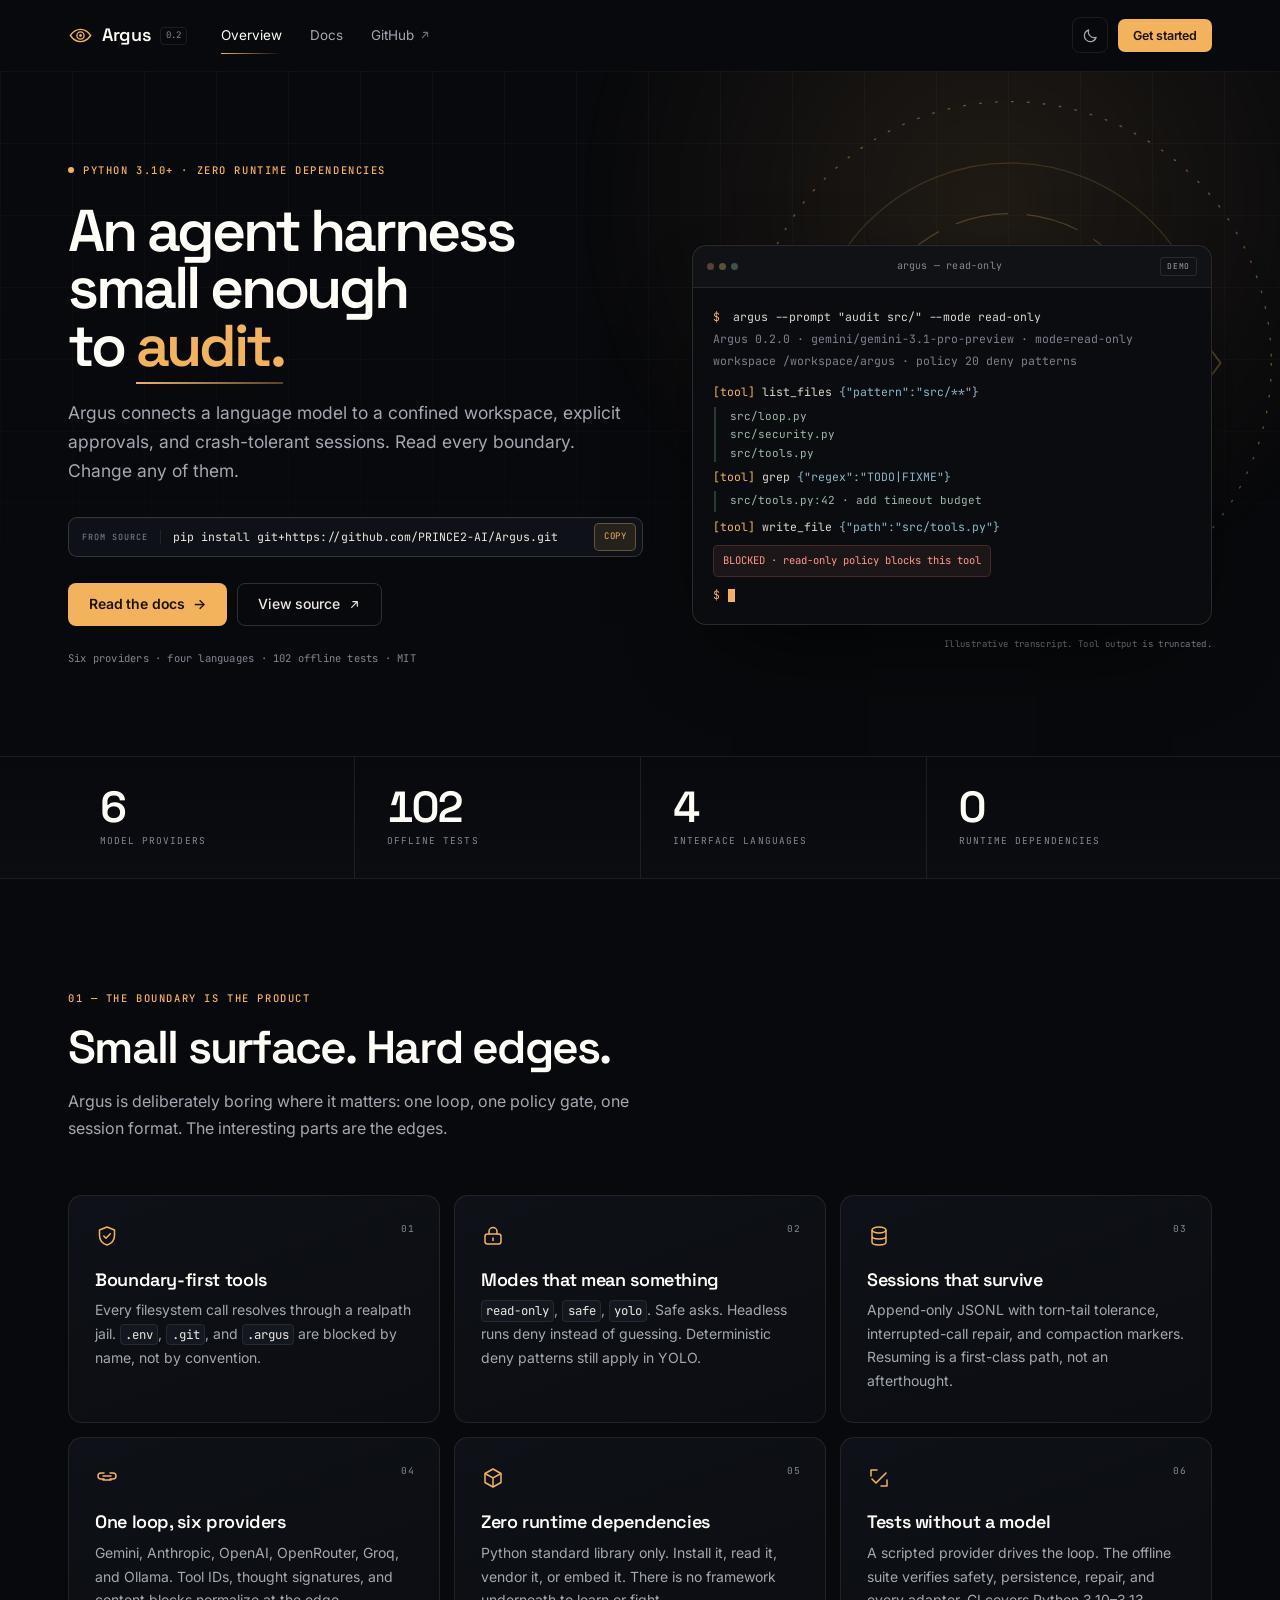
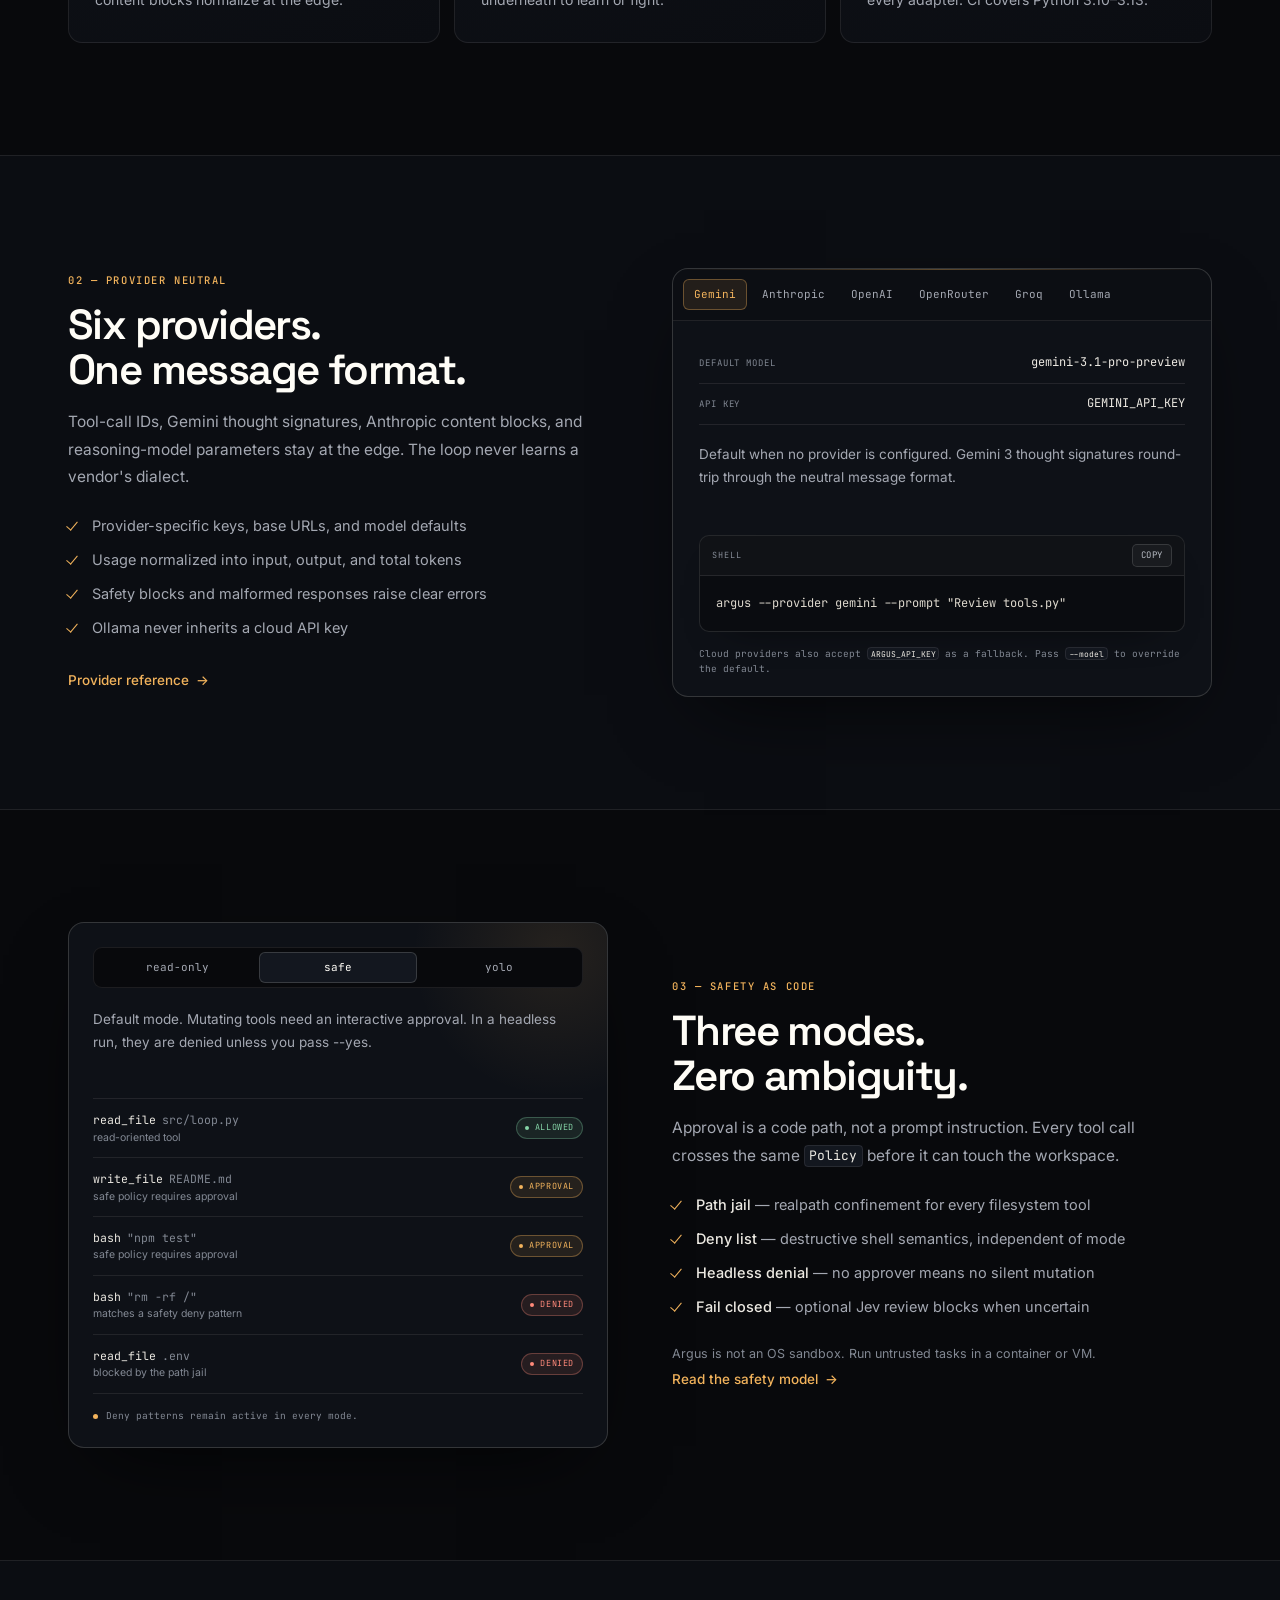
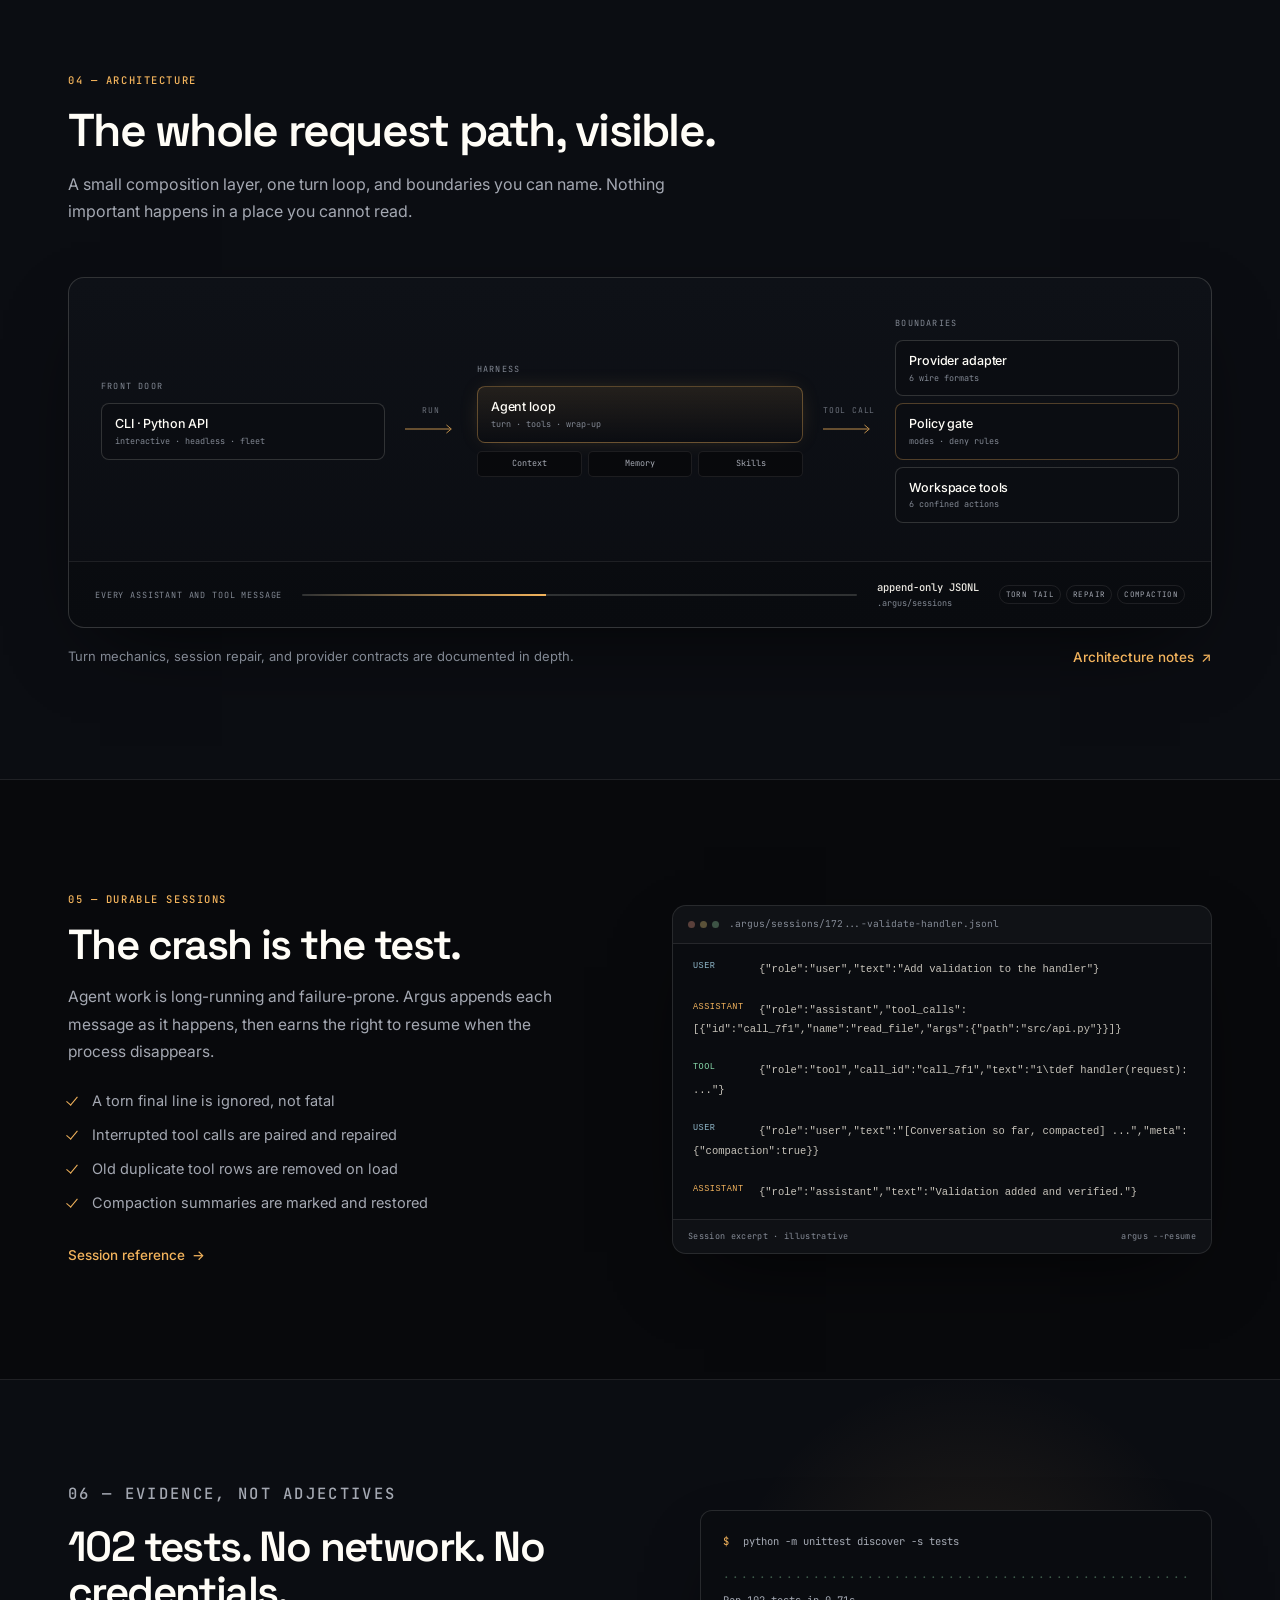
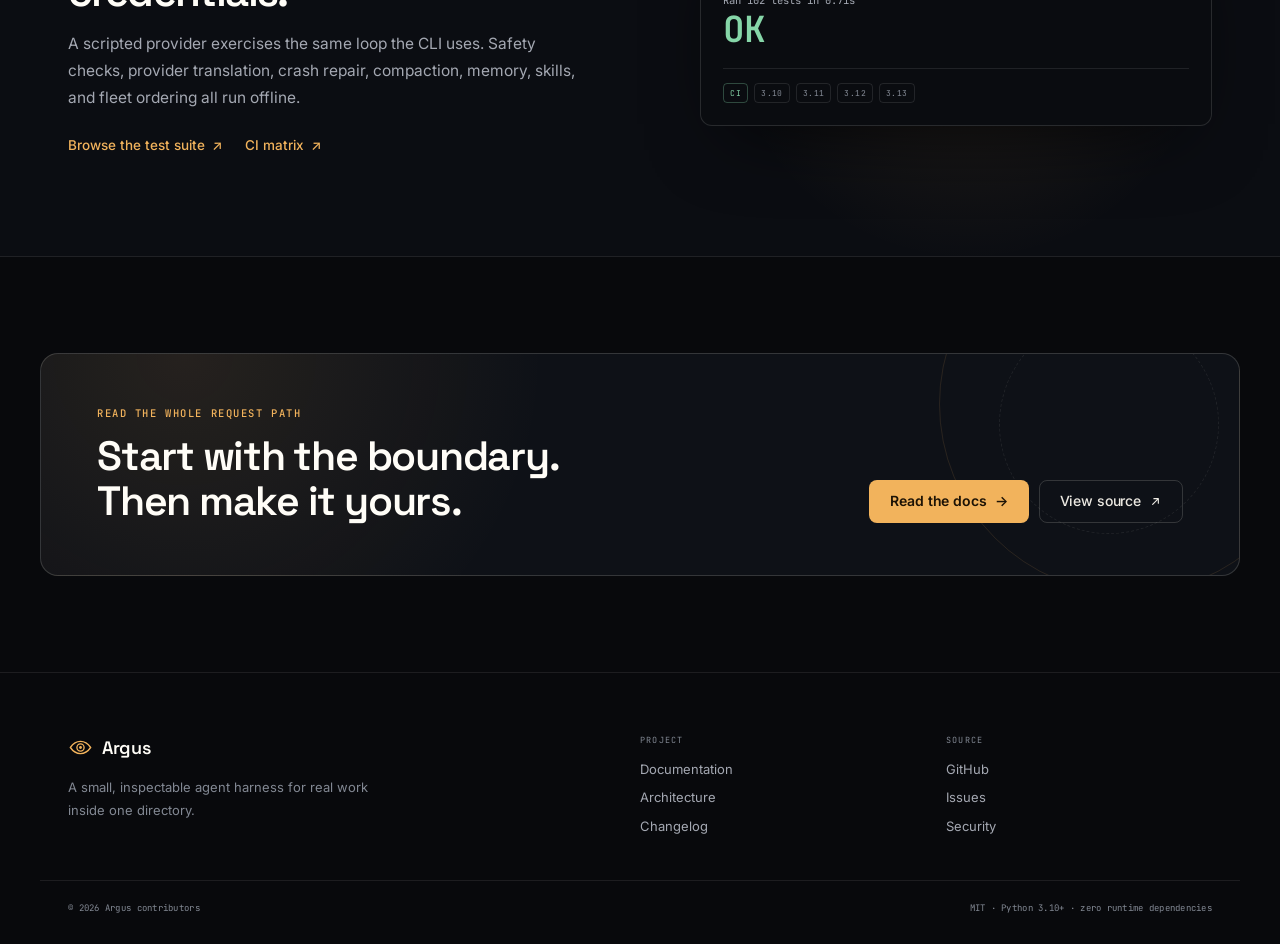
<file: web/index.html>
<!doctype html>
<html lang="en" data-theme="dark">
<head>
  <meta charset="utf-8">
  <meta name="viewport" content="width=device-width, initial-scale=1">
  <title>Argus — an inspectable Python agent harness</title>
  <meta name="description" content="Argus is a small, zero-dependency Python agent harness with six model providers, durable sessions, and explicit safety boundaries. Read every boundary. Change any of them.">
  <meta name="author" content="PRINCE2-AI">
  <meta name="theme-color" content="#08090c">
  <link rel="canonical" href="https://argus-harness-oa3gk1gz2f0.qoder.website/">
  <meta property="og:type" content="website">
  <meta property="og:site_name" content="Argus">
  <meta property="og:url" content="https://argus-harness-oa3gk1gz2f0.qoder.website/">
  <meta property="og:title" content="Argus — an inspectable Python agent harness">
  <meta property="og:description" content="Six providers. Durable JSONL sessions. Explicit approvals. Zero runtime dependencies. An agent harness small enough to audit.">
  <meta property="og:image" content="https://argus-harness-oa3gk1gz2f0.qoder.website/assets/og.png">
  <meta property="og:image:width" content="1200">
  <meta property="og:image:height" content="630">
  <meta property="og:image:alt" content="Argus — an agent harness small enough to audit.">
  <meta name="twitter:card" content="summary_large_image">
  <meta name="twitter:title" content="Argus — an inspectable Python agent harness">
  <meta name="twitter:description" content="Six providers. Durable sessions. Explicit safety boundaries. Zero runtime dependencies.">
  <meta name="twitter:image" content="https://argus-harness-oa3gk1gz2f0.qoder.website/assets/og.png">
  <link rel="icon" href="assets/mark.svg" type="image/svg+xml">
  <link rel="preconnect" href="https://fonts.googleapis.com">
  <link rel="preconnect" href="https://fonts.gstatic.com" crossorigin>
  <link href="https://fonts.googleapis.com/css2?family=Inter:wght@400;500;600&family=JetBrains+Mono:wght@400;500;600&family=Space+Grotesk:wght@500;600;700&display=swap" rel="stylesheet">
  <script>
    (function () {
      document.documentElement.classList.add("js");
      try {
        var saved = localStorage.getItem("argus-theme");
        document.documentElement.dataset.theme = saved === "light" ? "light" : "dark";
      } catch (error) {}
    })();
  </script>
  <link rel="stylesheet" href="styles.css">
</head>
<body>
  <a class="skip-link" href="#main">Skip to content</a>

  <header class="site-header" data-header>
    <div class="container header-inner">
      <a class="brand" href="index.html" aria-label="Argus home">
        <svg class="brand-mark" viewBox="0 0 32 32" aria-hidden="true">
          <path d="M3 16c3.6-5.2 7.9-7.8 13-7.8S25.4 10.8 29 16c-3.6 5.2-7.9 7.8-13 7.8S6.6 21.2 3 16Z" fill="none" stroke="currentColor" stroke-width="1.7"/>
          <circle cx="16" cy="16" r="4.6" fill="none" stroke="currentColor" stroke-width="1.7"/>
          <circle class="brand-pupil" cx="16" cy="16" r="1.8"/>
        </svg>
        <span class="brand-name">Argus</span>
        <span class="brand-version">0.2</span>
      </a>

      <nav class="site-nav" id="site-nav" aria-label="Primary">
        <a href="index.html" aria-current="page">Overview</a>
        <a href="docs.html">Docs</a>
        <a href="https://github.com/PRINCE2-AI/Argus" target="_blank" rel="noopener">GitHub
          <svg viewBox="0 0 16 16" aria-hidden="true"><path d="M4.5 11.5 11.5 4.5M6 4.5h5.5V10" fill="none" stroke="currentColor" stroke-width="1.4" stroke-linecap="round" stroke-linejoin="round"/></svg>
        </a>
      </nav>

      <div class="header-actions">
        <button class="icon-btn theme-toggle" type="button" aria-label="Switch to light theme">
          <svg class="icon-moon" viewBox="0 0 24 24" aria-hidden="true"><path d="M20 14.5A8.2 8.2 0 0 1 9.5 4a8.5 8.5 0 1 0 10.5 10.5Z" fill="none" stroke="currentColor" stroke-width="1.6" stroke-linejoin="round"/></svg>
          <svg class="icon-sun" viewBox="0 0 24 24" aria-hidden="true"><circle cx="12" cy="12" r="4" fill="none" stroke="currentColor" stroke-width="1.6"/><path d="M12 2.5v2M12 19.5v2M2.5 12h2M19.5 12h2M5.3 5.3l1.4 1.4M17.3 17.3l1.4 1.4M18.7 5.3l-1.4 1.4M6.7 17.3l-1.4 1.4" stroke="currentColor" stroke-width="1.6" stroke-linecap="round"/></svg>
        </button>
        <a class="btn btn-small btn-primary header-cta" href="docs.html#install">Get started</a>
        <button class="icon-btn menu-toggle" type="button" aria-expanded="false" aria-controls="site-nav" aria-label="Open menu">
          <svg viewBox="0 0 24 24" aria-hidden="true"><path d="M4 7h16M4 12h16M4 17h16" stroke="currentColor" stroke-width="1.7" stroke-linecap="round"/></svg>
        </button>
      </div>
    </div>
  </header>

  <main id="main">
    <section class="hero">
      <div class="hero-glow" aria-hidden="true"></div>
      <div class="container hero-grid">
        <div class="hero-copy">
          <p class="eyebrow"><span class="pulse-dot" aria-hidden="true"></span> Python 3.10+ · zero runtime dependencies</p>
          <h1>An agent harness<br>small enough<br>to <span class="accent">audit.</span></h1>
          <p class="lede">Argus connects a language model to a confined workspace, explicit approvals, and crash-tolerant sessions. Read every boundary. Change any of them.</p>

          <div class="install" role="group" aria-label="Install command">
            <span class="install-label">from source</span>
            <code id="install-command">pip install git+https://github.com/PRINCE2-AI/Argus.git</code>
            <button class="copy-btn" type="button" data-copy-target="install-command" aria-label="Copy install command">Copy</button>
          </div>

          <div class="hero-actions">
            <a class="btn btn-primary" href="docs.html#install">Read the docs <span aria-hidden="true">→</span></a>
            <a class="btn btn-ghost" href="https://github.com/PRINCE2-AI/Argus" target="_blank" rel="noopener">View source
              <svg viewBox="0 0 16 16" aria-hidden="true"><path d="M4.5 11.5 11.5 4.5M6 4.5h5.5V10" fill="none" stroke="currentColor" stroke-width="1.4" stroke-linecap="round" stroke-linejoin="round"/></svg>
            </a>
          </div>

          <p class="hero-note">Six providers · four languages · 102 offline tests · MIT</p>
        </div>

        <div class="hero-visual">
          <div class="eye-orbit" aria-hidden="true">
            <svg viewBox="0 0 420 420">
              <circle cx="210" cy="210" r="196" fill="none" stroke="currentColor" stroke-width="1" stroke-dasharray="2 10" opacity=".45"/>
              <circle cx="210" cy="210" r="150" fill="none" stroke="currentColor" stroke-width="1" opacity=".18"/>
              <circle cx="210" cy="210" r="112" fill="none" stroke="currentColor" stroke-width="1" stroke-dasharray="40 14" opacity=".28"/>
              <path d="M52 210c40-56 90-84 158-84s118 28 158 84c-40 56-90 84-158 84S92 266 52 210Z" fill="none" stroke="currentColor" stroke-width="1.4" opacity=".34"/>
              <circle cx="210" cy="210" r="42" fill="none" stroke="currentColor" stroke-width="1.4" opacity=".34"/>
              <circle cx="210" cy="210" r="7" fill="currentColor" opacity=".7"/>
            </svg>
          </div>

          <div class="terminal" aria-label="Illustrative Argus read-only session">
            <div class="terminal-bar">
              <span class="terminal-dots" aria-hidden="true"><i></i><i></i><i></i></span>
              <span class="terminal-title">argus — read-only</span>
              <span class="terminal-tag">demo</span>
            </div>
            <div class="terminal-body">
              <div class="t-line"><span class="t-prompt">$</span> argus --prompt "audit src/" --mode read-only</div>
              <div class="t-line dim">Argus 0.2.0 · gemini/gemini-3.1-pro-preview · mode=read-only</div>
              <div class="t-line dim">workspace /workspace/argus · policy 20 deny patterns</div>
              <div class="t-gap"></div>
              <div class="t-line"><span class="t-tool">[tool]</span> list_files <span class="t-args">{"pattern":"src/**"}</span></div>
              <div class="t-line out">src/loop.py<br>src/security.py<br>src/tools.py</div>
              <div class="t-line"><span class="t-tool">[tool]</span> grep <span class="t-args">{"regex":"TODO|FIXME"}</span></div>
              <div class="t-line out">src/tools.py:42 · add timeout budget</div>
              <div class="t-line"><span class="t-tool">[tool]</span> write_file <span class="t-args">{"path":"src/tools.py"}</span></div>
              <div class="t-line blocked">BLOCKED · read-only policy blocks this tool</div>
              <div class="t-line t-cursor"><span class="t-prompt">$</span> <span class="cursor" aria-hidden="true"></span></div>
            </div>
          </div>
          <p class="terminal-caption">Illustrative transcript. Tool output is truncated.</p>
        </div>
      </div>
    </section>

    <section class="metrics-wrap" aria-label="Project metrics">
      <div class="container metrics">
        <div class="metric">
          <span class="metric-value">6</span>
          <span class="metric-label">model providers</span>
        </div>
        <div class="metric">
          <span class="metric-value">102</span>
          <span class="metric-label">offline tests</span>
        </div>
        <div class="metric">
          <span class="metric-value">4</span>
          <span class="metric-label">interface languages</span>
        </div>
        <div class="metric">
          <span class="metric-value">0</span>
          <span class="metric-label">runtime dependencies</span>
        </div>
      </div>
    </section>

    <section class="section" id="why">
      <div class="container">
        <div class="section-head">
          <p class="eyebrow">01 — The boundary is the product</p>
          <h2>Small surface. Hard edges.</h2>
          <p>Argus is deliberately boring where it matters: one loop, one policy gate, one session format. The interesting parts are the edges.</p>
        </div>

        <div class="feature-grid" data-reveal>
          <article class="feature-card">
            <span class="feature-index">01</span>
            <svg class="feature-icon" viewBox="0 0 24 24" aria-hidden="true"><path d="M12 3 4.5 6v5.5c0 4.7 3.2 8.1 7.5 9.5 4.3-1.4 7.5-4.8 7.5-9.5V6L12 3Z" fill="none" stroke="currentColor" stroke-width="1.5" stroke-linejoin="round"/><path d="m8.8 12 2.2 2.2 4.3-4.4" fill="none" stroke="currentColor" stroke-width="1.5" stroke-linecap="round" stroke-linejoin="round"/></svg>
            <h3>Boundary-first tools</h3>
            <p>Every filesystem call resolves through a realpath jail. <code>.env</code>, <code>.git</code>, and <code>.argus</code> are blocked by name, not by convention.</p>
          </article>

          <article class="feature-card">
            <span class="feature-index">02</span>
            <svg class="feature-icon" viewBox="0 0 24 24" aria-hidden="true"><rect x="4" y="10" width="16" height="10" rx="2.5" fill="none" stroke="currentColor" stroke-width="1.5"/><path d="M8 10V7.5a4 4 0 0 1 8 0V10M12 14v2.5" fill="none" stroke="currentColor" stroke-width="1.5" stroke-linecap="round"/></svg>
            <h3>Modes that mean something</h3>
            <p><code>read-only</code>, <code>safe</code>, <code>yolo</code>. Safe asks. Headless runs deny instead of guessing. Deterministic deny patterns still apply in YOLO.</p>
          </article>

          <article class="feature-card">
            <span class="feature-index">03</span>
            <svg class="feature-icon" viewBox="0 0 24 24" aria-hidden="true"><ellipse cx="12" cy="6" rx="7" ry="3" fill="none" stroke="currentColor" stroke-width="1.5"/><path d="M5 6v6c0 1.7 3.1 3 7 3s7-1.3 7-3V6M5 12v6c0 1.7 3.1 3 7 3s7-1.3 7-3v-6" fill="none" stroke="currentColor" stroke-width="1.5"/></svg>
            <h3>Sessions that survive</h3>
            <p>Append-only JSONL with torn-tail tolerance, interrupted-call repair, and compaction markers. Resuming is a first-class path, not an afterthought.</p>
          </article>

          <article class="feature-card">
            <span class="feature-index">04</span>
            <svg class="feature-icon" viewBox="0 0 24 24" aria-hidden="true"><path d="M9 7H6a3 3 0 0 0 0 6h3M15 7h3a3 3 0 0 1 0 6h-3M8 10h8M8 14h8" fill="none" stroke="currentColor" stroke-width="1.5" stroke-linecap="round"/></svg>
            <h3>One loop, six providers</h3>
            <p>Gemini, Anthropic, OpenAI, OpenRouter, Groq, and Ollama. Tool IDs, thought signatures, and content blocks normalize at the edge.</p>
          </article>

          <article class="feature-card">
            <span class="feature-index">05</span>
            <svg class="feature-icon" viewBox="0 0 24 24" aria-hidden="true"><path d="m12 3 8 4.5v9L12 21l-8-4.5v-9L12 3Z" fill="none" stroke="currentColor" stroke-width="1.5" stroke-linejoin="round"/><path d="m4 7.5 8 4.5 8-4.5M12 12v9" fill="none" stroke="currentColor" stroke-width="1.5"/></svg>
            <h3>Zero runtime dependencies</h3>
            <p>Python standard library only. Install it, read it, vendor it, or embed it. There is no framework underneath to learn or fight.</p>
          </article>

          <article class="feature-card">
            <span class="feature-index">06</span>
            <svg class="feature-icon" viewBox="0 0 24 24" aria-hidden="true"><path d="m5 13 4 4L19 7" fill="none" stroke="currentColor" stroke-width="1.6" stroke-linecap="round" stroke-linejoin="round"/><path d="M4 4h6M4 4v6M20 20h-6M20 20v-6" fill="none" stroke="currentColor" stroke-width="1.5" stroke-linecap="round"/></svg>
            <h3>Tests without a model</h3>
            <p>A scripted provider drives the loop. The offline suite verifies safety, persistence, repair, and every adapter. CI covers Python 3.10–3.13.</p>
          </article>
        </div>
      </div>
    </section>

    <section class="section section-alt" id="providers">
      <div class="container split">
        <div class="split-copy">
          <p class="eyebrow">02 — Provider neutral</p>
          <h2>Six providers.<br>One message format.</h2>
          <p>Tool-call IDs, Gemini thought signatures, Anthropic content blocks, and reasoning-model parameters stay at the edge. The loop never learns a vendor's dialect.</p>
          <ul class="check-list">
            <li>Provider-specific keys, base URLs, and model defaults</li>
            <li>Usage normalized into input, output, and total tokens</li>
            <li>Safety blocks and malformed responses raise clear errors</li>
            <li>Ollama never inherits a cloud API key</li>
          </ul>
          <a class="text-link" href="docs.html#providers">Provider reference <span aria-hidden="true">→</span></a>
        </div>

        <div class="provider-panel">
          <div class="provider-tabs" role="tablist" aria-label="Model providers">
            <button class="provider-tab" role="tab" id="tab-gemini" aria-selected="true" aria-controls="provider-panel" tabindex="0" data-provider="gemini">Gemini</button>
            <button class="provider-tab" role="tab" id="tab-anthropic" aria-selected="false" aria-controls="provider-panel" tabindex="-1" data-provider="anthropic">Anthropic</button>
            <button class="provider-tab" role="tab" id="tab-openai" aria-selected="false" aria-controls="provider-panel" tabindex="-1" data-provider="openai">OpenAI</button>
            <button class="provider-tab" role="tab" id="tab-openrouter" aria-selected="false" aria-controls="provider-panel" tabindex="-1" data-provider="openrouter">OpenRouter</button>
            <button class="provider-tab" role="tab" id="tab-groq" aria-selected="false" aria-controls="provider-panel" tabindex="-1" data-provider="groq">Groq</button>
            <button class="provider-tab" role="tab" id="tab-ollama" aria-selected="false" aria-controls="provider-panel" tabindex="-1" data-provider="ollama">Ollama</button>
          </div>

          <div class="provider-content" id="provider-panel" role="tabpanel" aria-labelledby="tab-gemini" tabindex="0">
            <div class="provider-row">
              <span>Default model</span>
              <code data-provider-model>gemini-3.1-pro-preview</code>
            </div>
            <div class="provider-row">
              <span>API key</span>
              <code data-provider-key>GEMINI_API_KEY</code>
            </div>
            <p class="provider-note" data-provider-note>Default when no provider is configured. Gemini 3 thought signatures round-trip through the neutral message format.</p>
            <div class="code-block small">
              <div class="code-head">
                <span>shell</span>
                <button class="copy-btn" type="button" data-copy-target="provider-command" aria-label="Copy provider command">Copy</button>
              </div>
              <pre><code id="provider-command">argus --provider gemini --prompt "Review tools.py"</code></pre>
            </div>
            <p class="provider-foot">Cloud providers also accept <code>ARGUS_API_KEY</code> as a fallback. Pass <code>--model</code> to override the default.</p>
          </div>
        </div>
      </div>
    </section>

    <section class="section" id="safety">
      <div class="container split split-reverse">
        <div class="safety-console" aria-label="Interactive policy explainer">
          <div class="safety-switch" role="group" aria-label="Choose a safety mode">
            <button type="button" data-mode="read-only" aria-pressed="false">read-only</button>
            <button type="button" data-mode="safe" aria-pressed="true" class="active">safe</button>
            <button type="button" data-mode="yolo" aria-pressed="false">yolo</button>
          </div>
          <p class="safety-desc" data-safety-description>Default mode. Mutating tools need an interactive approval. In a headless run, they are denied unless you pass <code>--yes</code>.</p>
          <div class="verdicts" data-verdicts></div>
          <div class="safety-foot">
            <span class="pulse-dot small" aria-hidden="true"></span>
            Deny patterns remain active in every mode.
          </div>
        </div>

        <div class="split-copy">
          <p class="eyebrow">03 — Safety as code</p>
          <h2>Three modes.<br>Zero ambiguity.</h2>
          <p>Approval is a code path, not a prompt instruction. Every tool call crosses the same <code>Policy</code> before it can touch the workspace.</p>
          <ul class="check-list">
            <li><strong>Path jail</strong> — realpath confinement for every filesystem tool</li>
            <li><strong>Deny list</strong> — destructive shell semantics, independent of mode</li>
            <li><strong>Headless denial</strong> — no approver means no silent mutation</li>
            <li><strong>Fail closed</strong> — optional Jev review blocks when uncertain</li>
          </ul>
          <p class="fine-print">Argus is not an OS sandbox. Run untrusted tasks in a container or VM.</p>
          <a class="text-link" href="docs.html#safety">Read the safety model <span aria-hidden="true">→</span></a>
        </div>
      </div>
    </section>

    <section class="section section-alt" id="architecture">
      <div class="container">
        <div class="section-head">
          <p class="eyebrow">04 — Architecture</p>
          <h2>The whole request path, visible.</h2>
          <p>A small composition layer, one turn loop, and boundaries you can name. Nothing important happens in a place you cannot read.</p>
        </div>

        <div class="arch-panel" data-reveal>
          <div class="arch-flow">
            <div class="arch-column">
              <span class="arch-label">Front door</span>
              <div class="arch-node">
                <strong>CLI · Python API</strong>
                <span>interactive · headless · fleet</span>
              </div>
            </div>

            <div class="arch-arrow" aria-hidden="true"><span>run</span><svg viewBox="0 0 64 12"><path d="M0 6h56M51 1l6 5-6 5" fill="none" stroke="currentColor" stroke-width="1.2"/></svg></div>

            <div class="arch-column arch-core">
              <span class="arch-label">Harness</span>
              <div class="arch-node arch-node-accent">
                <strong>Agent loop</strong>
                <span>turn · tools · wrap-up</span>
              </div>
              <div class="arch-mini-row">
                <div class="arch-mini">Context</div>
                <div class="arch-mini">Memory</div>
                <div class="arch-mini">Skills</div>
              </div>
            </div>

            <div class="arch-arrow" aria-hidden="true"><span>tool call</span><svg viewBox="0 0 64 12"><path d="M0 6h56M51 1l6 5-6 5" fill="none" stroke="currentColor" stroke-width="1.2"/></svg></div>

            <div class="arch-column">
              <span class="arch-label">Boundaries</span>
              <div class="arch-stack">
                <div class="arch-node"><strong>Provider adapter</strong><span>6 wire formats</span></div>
                <div class="arch-node arch-node-warn"><strong>Policy gate</strong><span>modes · deny rules</span></div>
                <div class="arch-node"><strong>Workspace tools</strong><span>6 confined actions</span></div>
              </div>
            </div>
          </div>

          <div class="arch-session">
            <div class="arch-session-label">Every assistant and tool message</div>
            <div class="arch-session-bar" aria-hidden="true"><span></span></div>
            <div class="arch-session-value"><strong>append-only JSONL</strong><span>.argus/sessions</span></div>
            <div class="arch-session-tags"><span>torn tail</span><span>repair</span><span>compaction</span></div>
          </div>
        </div>

        <div class="arch-caption">
          <span>Turn mechanics, session repair, and provider contracts are documented in depth.</span>
          <a class="text-link" href="https://github.com/PRINCE2-AI/Argus/blob/main/docs/ARCHITECTURE.md" target="_blank" rel="noopener">Architecture notes <span aria-hidden="true">↗</span></a>
        </div>
      </div>
    </section>

    <section class="section" id="sessions">
      <div class="container split">
        <div class="split-copy">
          <p class="eyebrow">05 — Durable sessions</p>
          <h2>The crash is the test.</h2>
          <p>Agent work is long-running and failure-prone. Argus appends each message as it happens, then earns the right to resume when the process disappears.</p>
          <ul class="check-list">
            <li>A torn final line is ignored, not fatal</li>
            <li>Interrupted tool calls are paired and repaired</li>
            <li>Old duplicate tool rows are removed on load</li>
            <li>Compaction summaries are marked and restored</li>
          </ul>
          <a class="text-link" href="docs.html#sessions">Session reference <span aria-hidden="true">→</span></a>
        </div>

        <div class="json-card" aria-label="Illustrative session file excerpt">
          <div class="json-head">
            <span class="terminal-dots" aria-hidden="true"><i></i><i></i><i></i></span>
            <span>.argus/sessions/172...-validate-handler.jsonl</span>
          </div>
          <pre class="json-code"><code><span class="json-line"><span class="json-role user">user</span>{"role":"user","text":"Add validation to the handler"}</span>
<span class="json-line"><span class="json-role assistant">assistant</span>{"role":"assistant","tool_calls":[{"id":"call_7f1","name":"read_file","args":{"path":"src/api.py"}}]}</span>
<span class="json-line"><span class="json-role tool">tool</span>{"role":"tool","call_id":"call_7f1","text":"1\tdef handler(request): ..."}</span>
<span class="json-line"><span class="json-role user">user</span>{"role":"user","text":"[Conversation so far, compacted] ...","meta":{"compaction":true}}</span>
<span class="json-line"><span class="json-role assistant">assistant</span>{"role":"assistant","text":"Validation added and verified."}</span></code></pre>
          <div class="json-foot">
            <span>Session excerpt · illustrative</span>
            <span class="mono">argus --resume</span>
          </div>
        </div>
      </div>
    </section>

    <section class="proof-wrap">
      <div class="container proof">
        <div class="proof-copy">
          <p class="eyebrow">06 — Evidence, not adjectives</p>
          <h2>102 tests. No network. No credentials.</h2>
          <p>A scripted provider exercises the same loop the CLI uses. Safety checks, provider translation, crash repair, compaction, memory, skills, and fleet ordering all run offline.</p>
          <div class="proof-links">
            <a class="text-link" href="https://github.com/PRINCE2-AI/Argus/tree/main/tests" target="_blank" rel="noopener">Browse the test suite <span aria-hidden="true">↗</span></a>
            <a class="text-link" href="https://github.com/PRINCE2-AI/Argus/actions/workflows/ci.yml" target="_blank" rel="noopener">CI matrix <span aria-hidden="true">↗</span></a>
          </div>
        </div>
        <div class="test-card" aria-label="Example test output">
          <div class="test-command"><span class="t-prompt">$</span> python -m unittest discover -s tests</div>
          <div class="test-dots" aria-hidden="true">......................................................................................................</div>
          <div class="test-result">Ran 102 tests in 0.71s</div>
          <div class="test-ok">OK</div>
          <div class="test-versions">
            <span>CI</span>
            <span>3.10</span><span>3.11</span><span>3.12</span><span>3.13</span>
          </div>
        </div>
      </div>
    </section>

    <section class="cta-wrap">
      <div class="container cta">
        <div>
          <p class="eyebrow">Read the whole request path</p>
          <h2>Start with the boundary.<br>Then make it yours.</h2>
        </div>
        <div class="cta-actions">
          <a class="btn btn-primary" href="docs.html#install">Read the docs <span aria-hidden="true">→</span></a>
          <a class="btn btn-ghost" href="https://github.com/PRINCE2-AI/Argus" target="_blank" rel="noopener">View source
            <svg viewBox="0 0 16 16" aria-hidden="true"><path d="M4.5 11.5 11.5 4.5M6 4.5h5.5V10" fill="none" stroke="currentColor" stroke-width="1.4" stroke-linecap="round" stroke-linejoin="round"/></svg>
          </a>
        </div>
      </div>
    </section>
  </main>

  <footer class="site-footer">
    <div class="container footer-grid">
      <div class="footer-brand">
        <a class="brand" href="index.html" aria-label="Argus home">
          <svg class="brand-mark" viewBox="0 0 32 32" aria-hidden="true">
            <path d="M3 16c3.6-5.2 7.9-7.8 13-7.8S25.4 10.8 29 16c-3.6 5.2-7.9 7.8-13 7.8S6.6 21.2 3 16Z" fill="none" stroke="currentColor" stroke-width="1.7"/>
            <circle cx="16" cy="16" r="4.6" fill="none" stroke="currentColor" stroke-width="1.7"/>
            <circle class="brand-pupil" cx="16" cy="16" r="1.8"/>
          </svg>
          <span class="brand-name">Argus</span>
        </a>
        <p>A small, inspectable agent harness for real work inside one directory.</p>
      </div>
      <div class="footer-col">
        <span class="footer-label">Project</span>
        <a href="docs.html">Documentation</a>
        <a href="docs.html#architecture">Architecture</a>
        <a href="https://github.com/PRINCE2-AI/Argus/blob/main/CHANGELOG.md" target="_blank" rel="noopener">Changelog</a>
      </div>
      <div class="footer-col">
        <span class="footer-label">Source</span>
        <a href="https://github.com/PRINCE2-AI/Argus" target="_blank" rel="noopener">GitHub</a>
        <a href="https://github.com/PRINCE2-AI/Argus/issues" target="_blank" rel="noopener">Issues</a>
        <a href="https://github.com/PRINCE2-AI/Argus/blob/main/SECURITY.md" target="_blank" rel="noopener">Security</a>
      </div>
    </div>
    <div class="container footer-bottom">
      <span>© <span data-year>2026</span> Argus contributors</span>
      <span>MIT · Python 3.10+ · zero runtime dependencies</span>
    </div>
  </footer>

  <script src="site.js"></script>
</body>
</html>
</file>
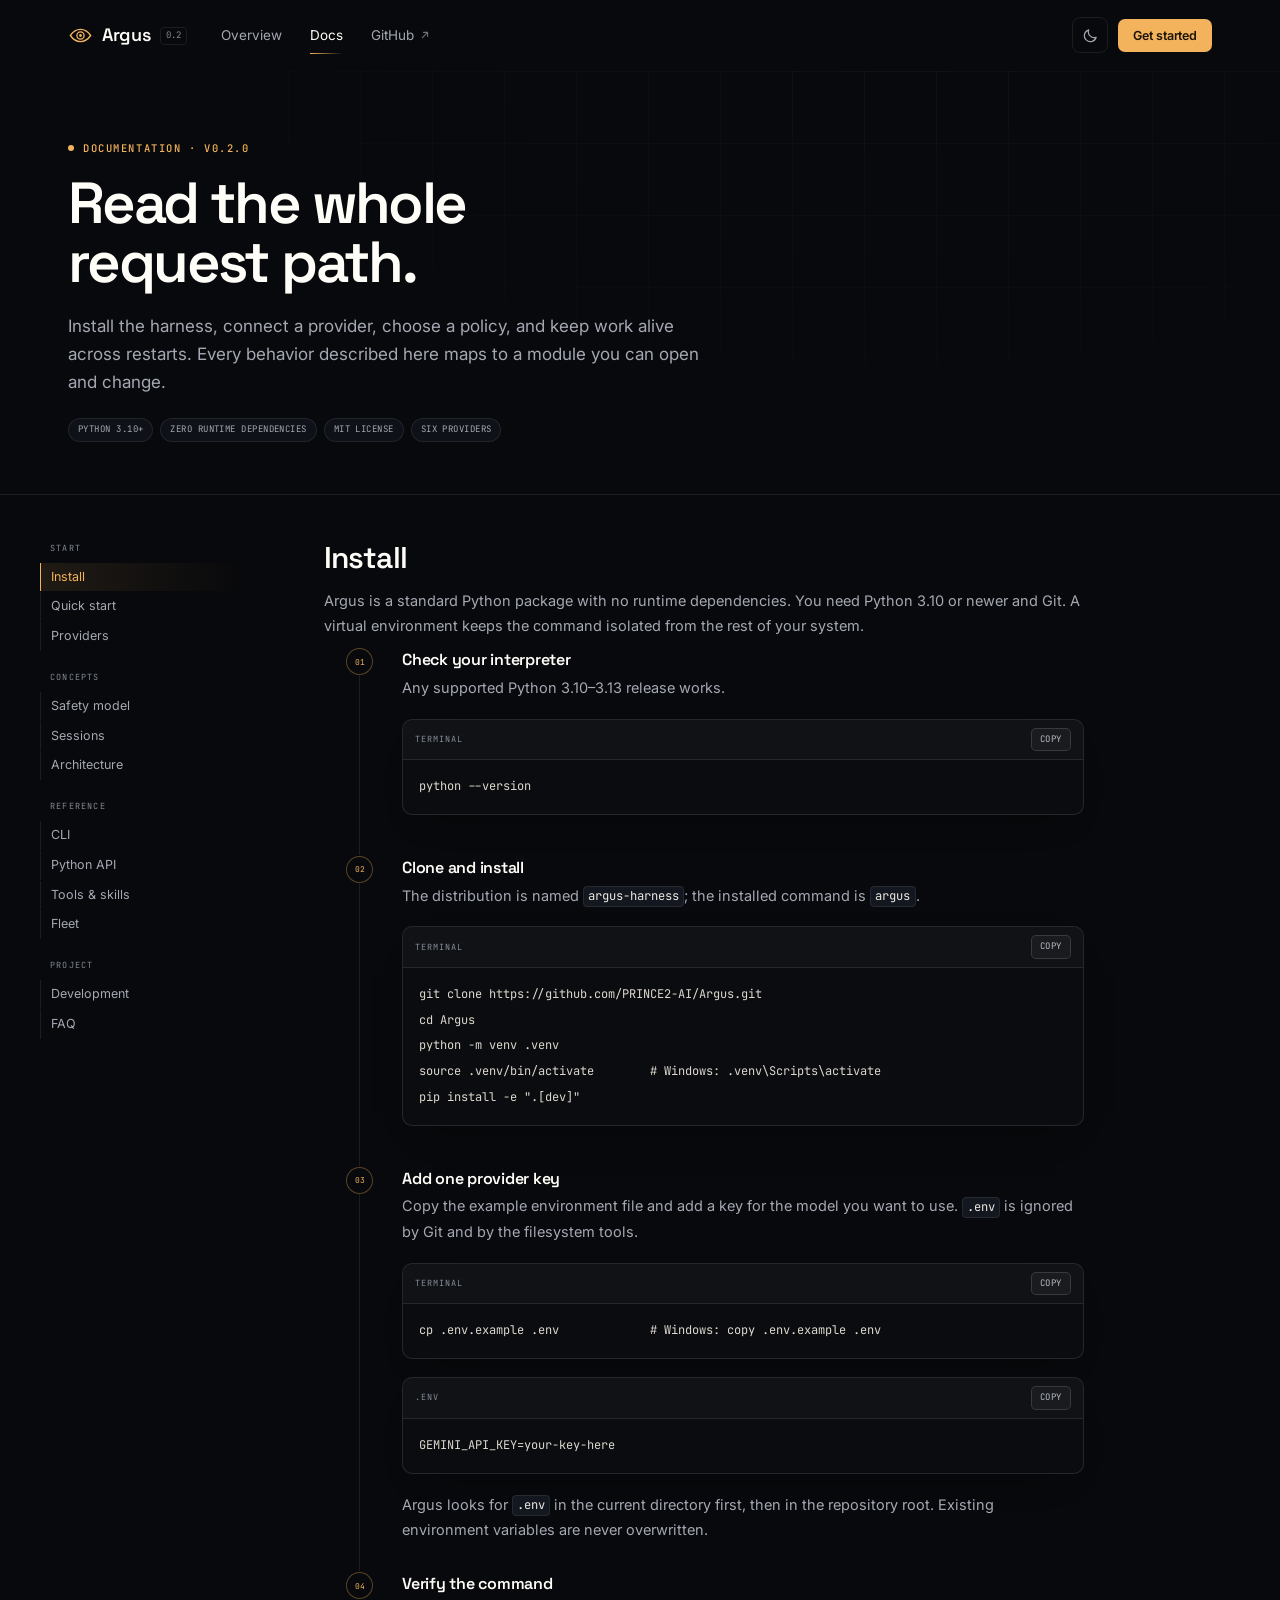
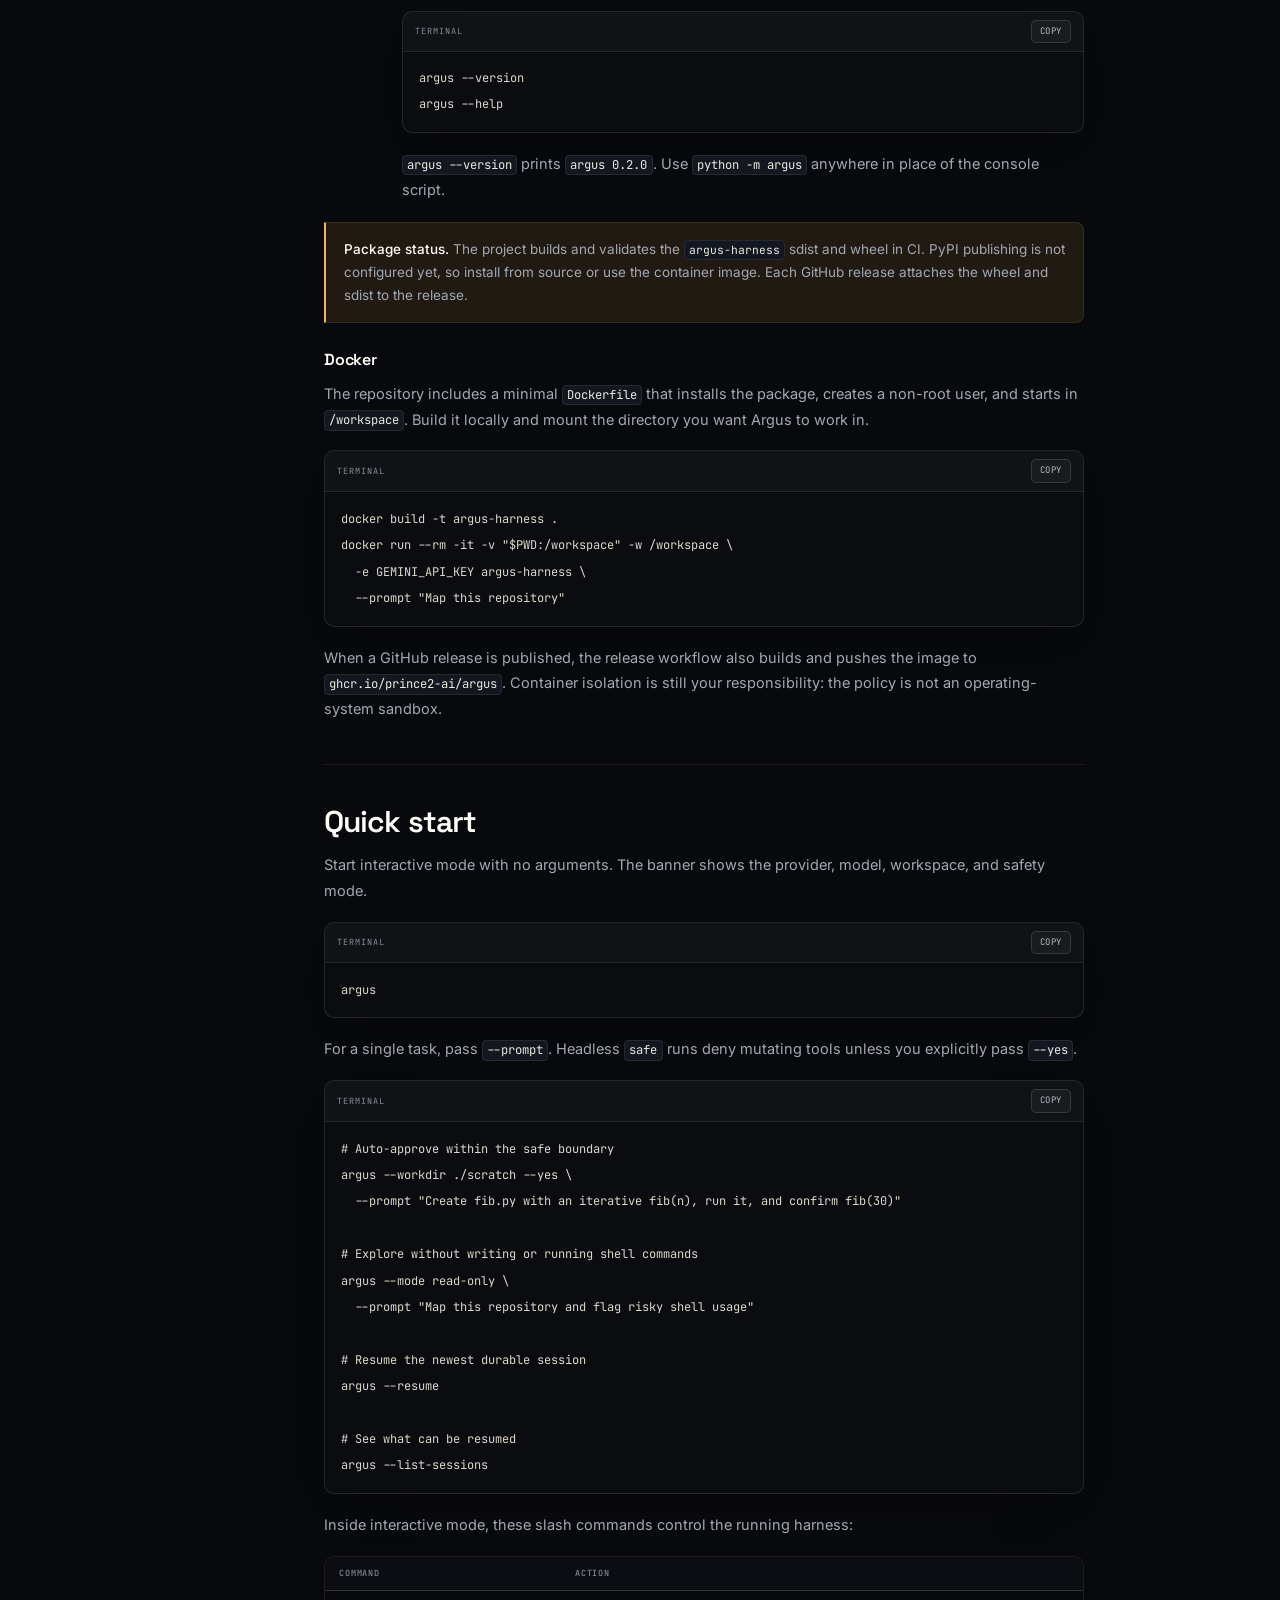
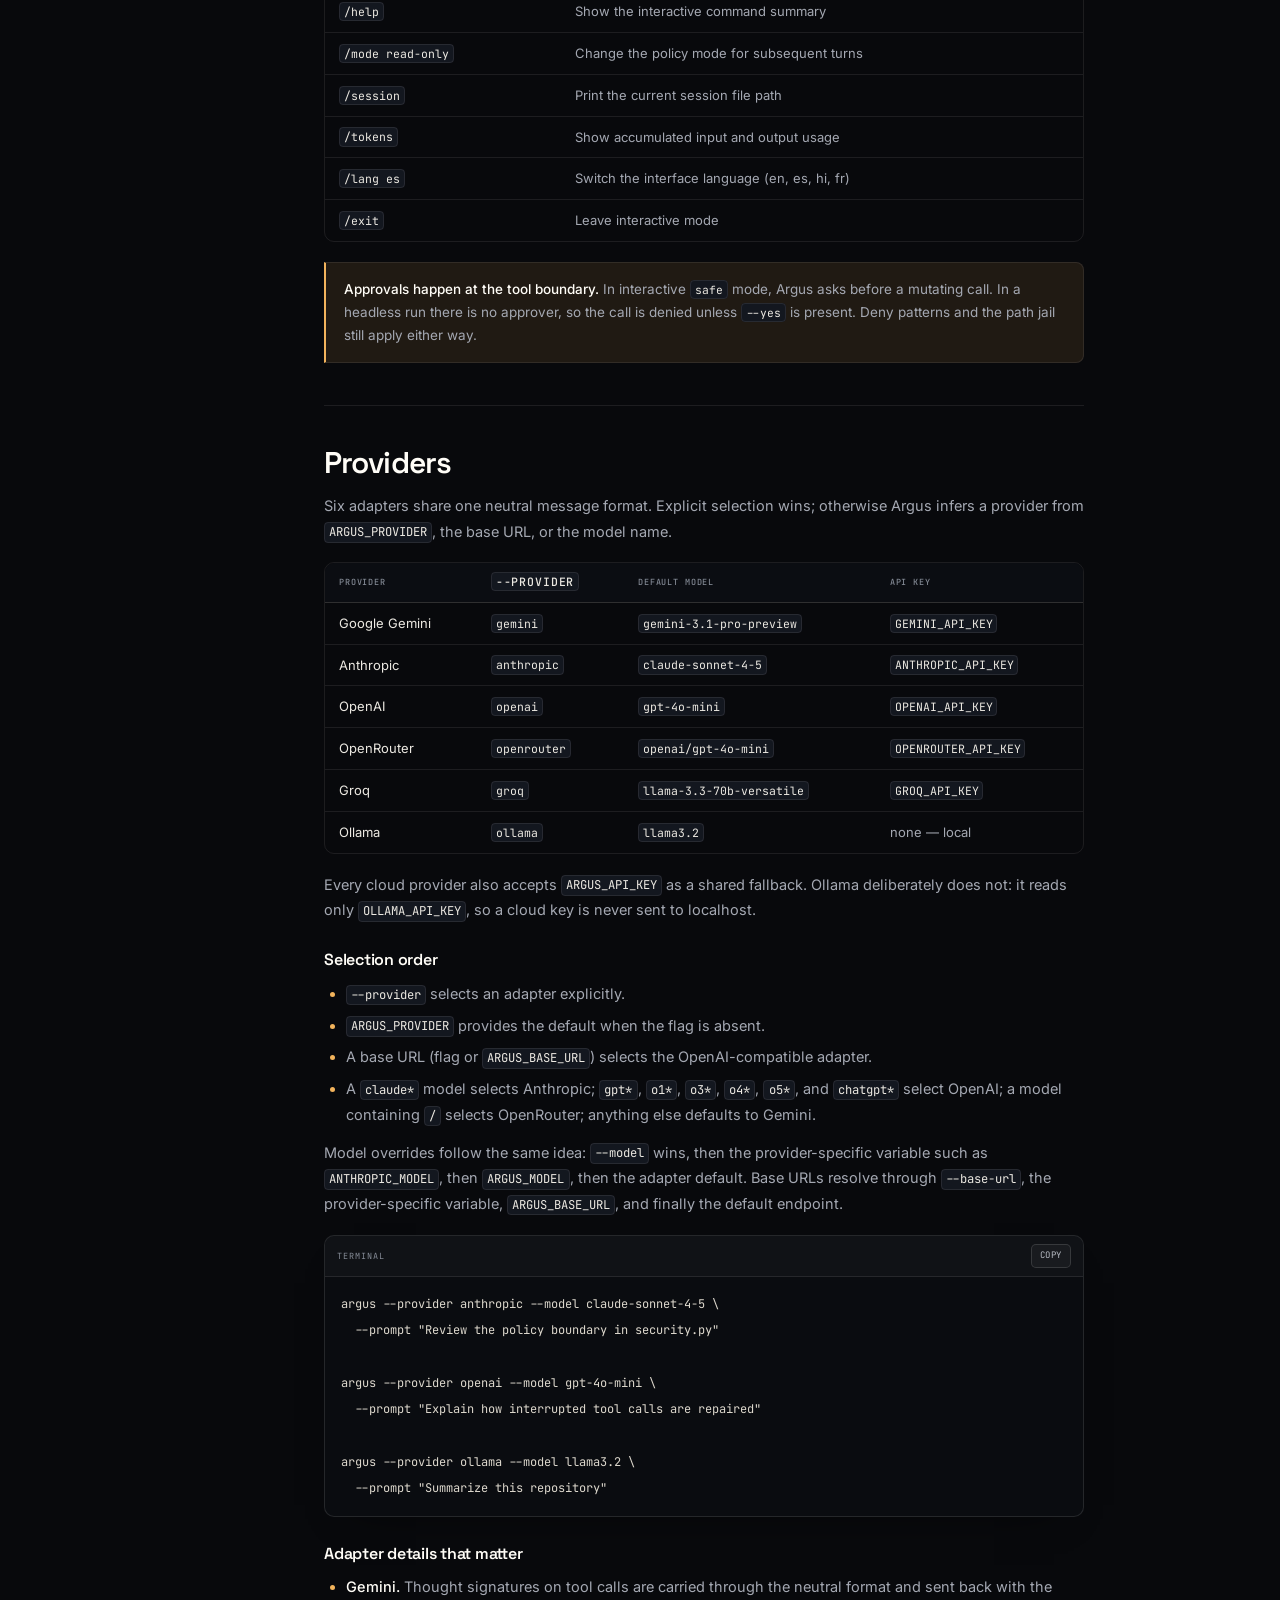
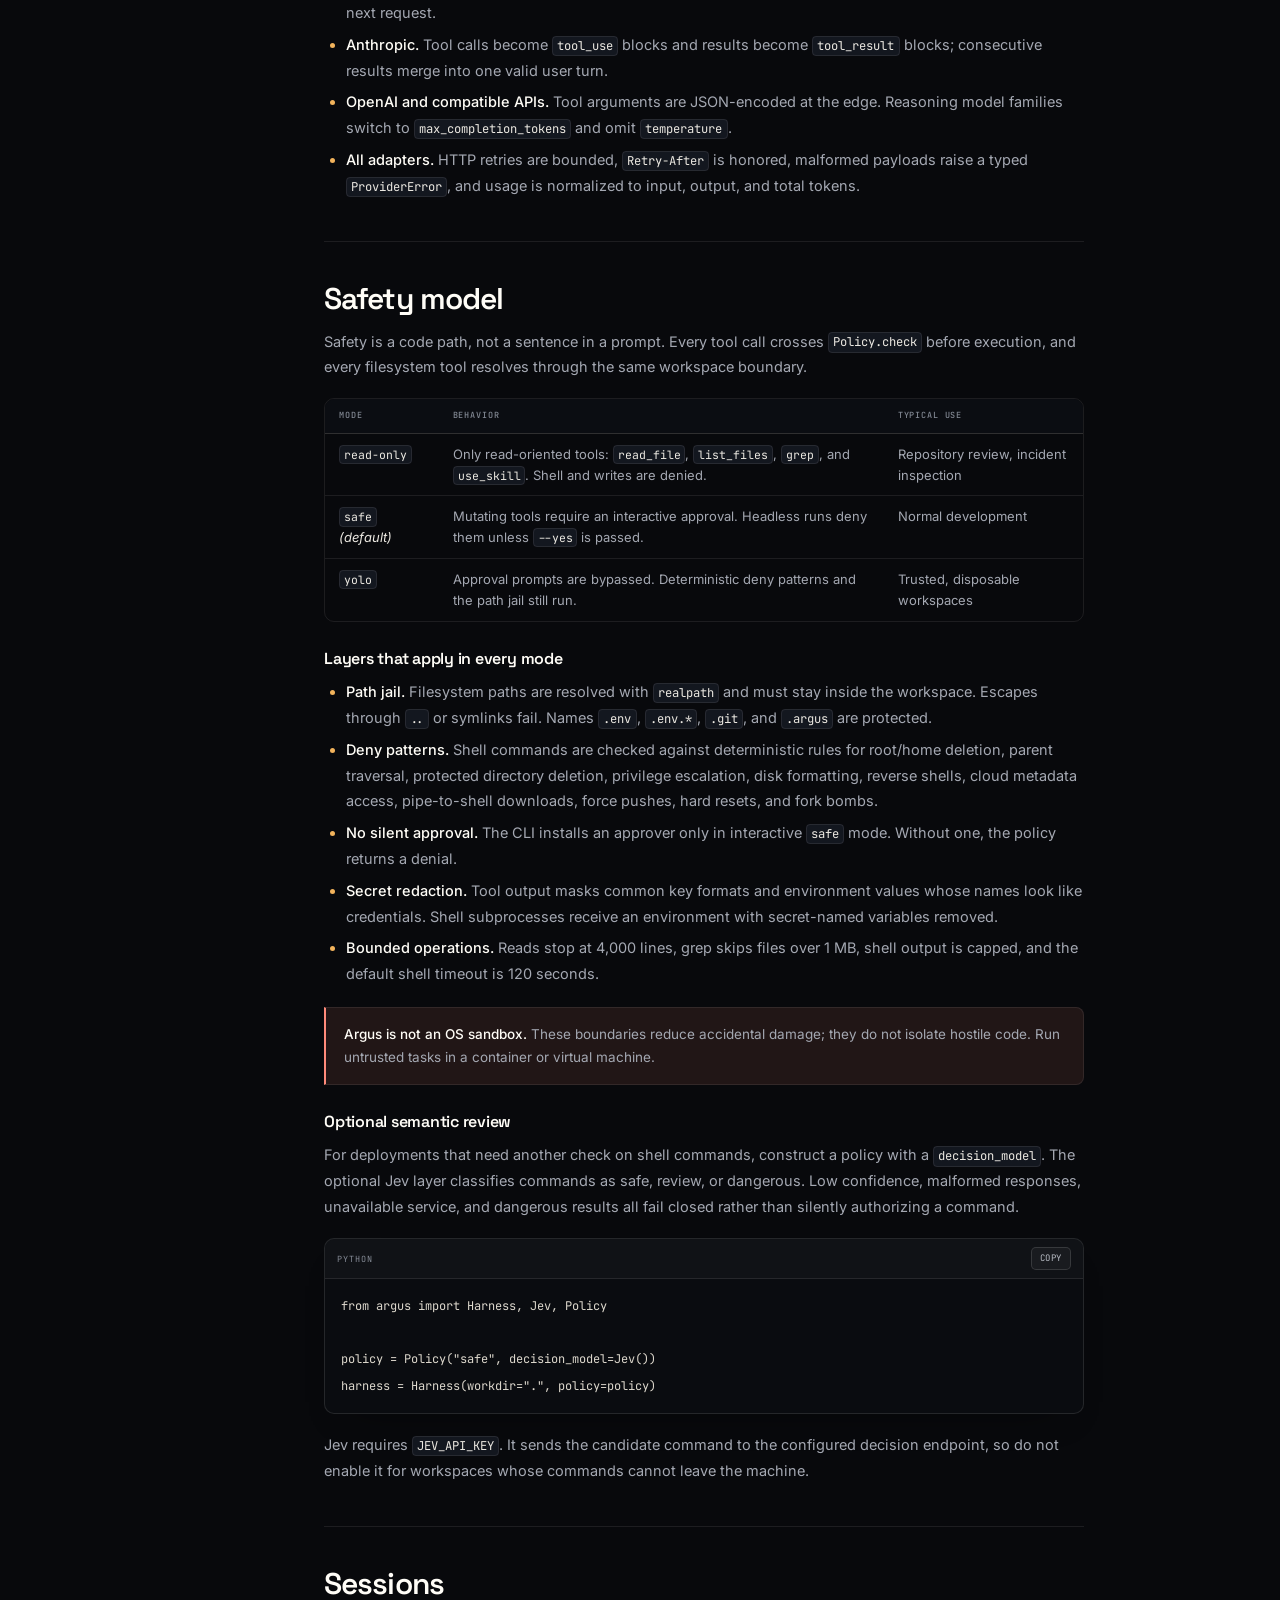
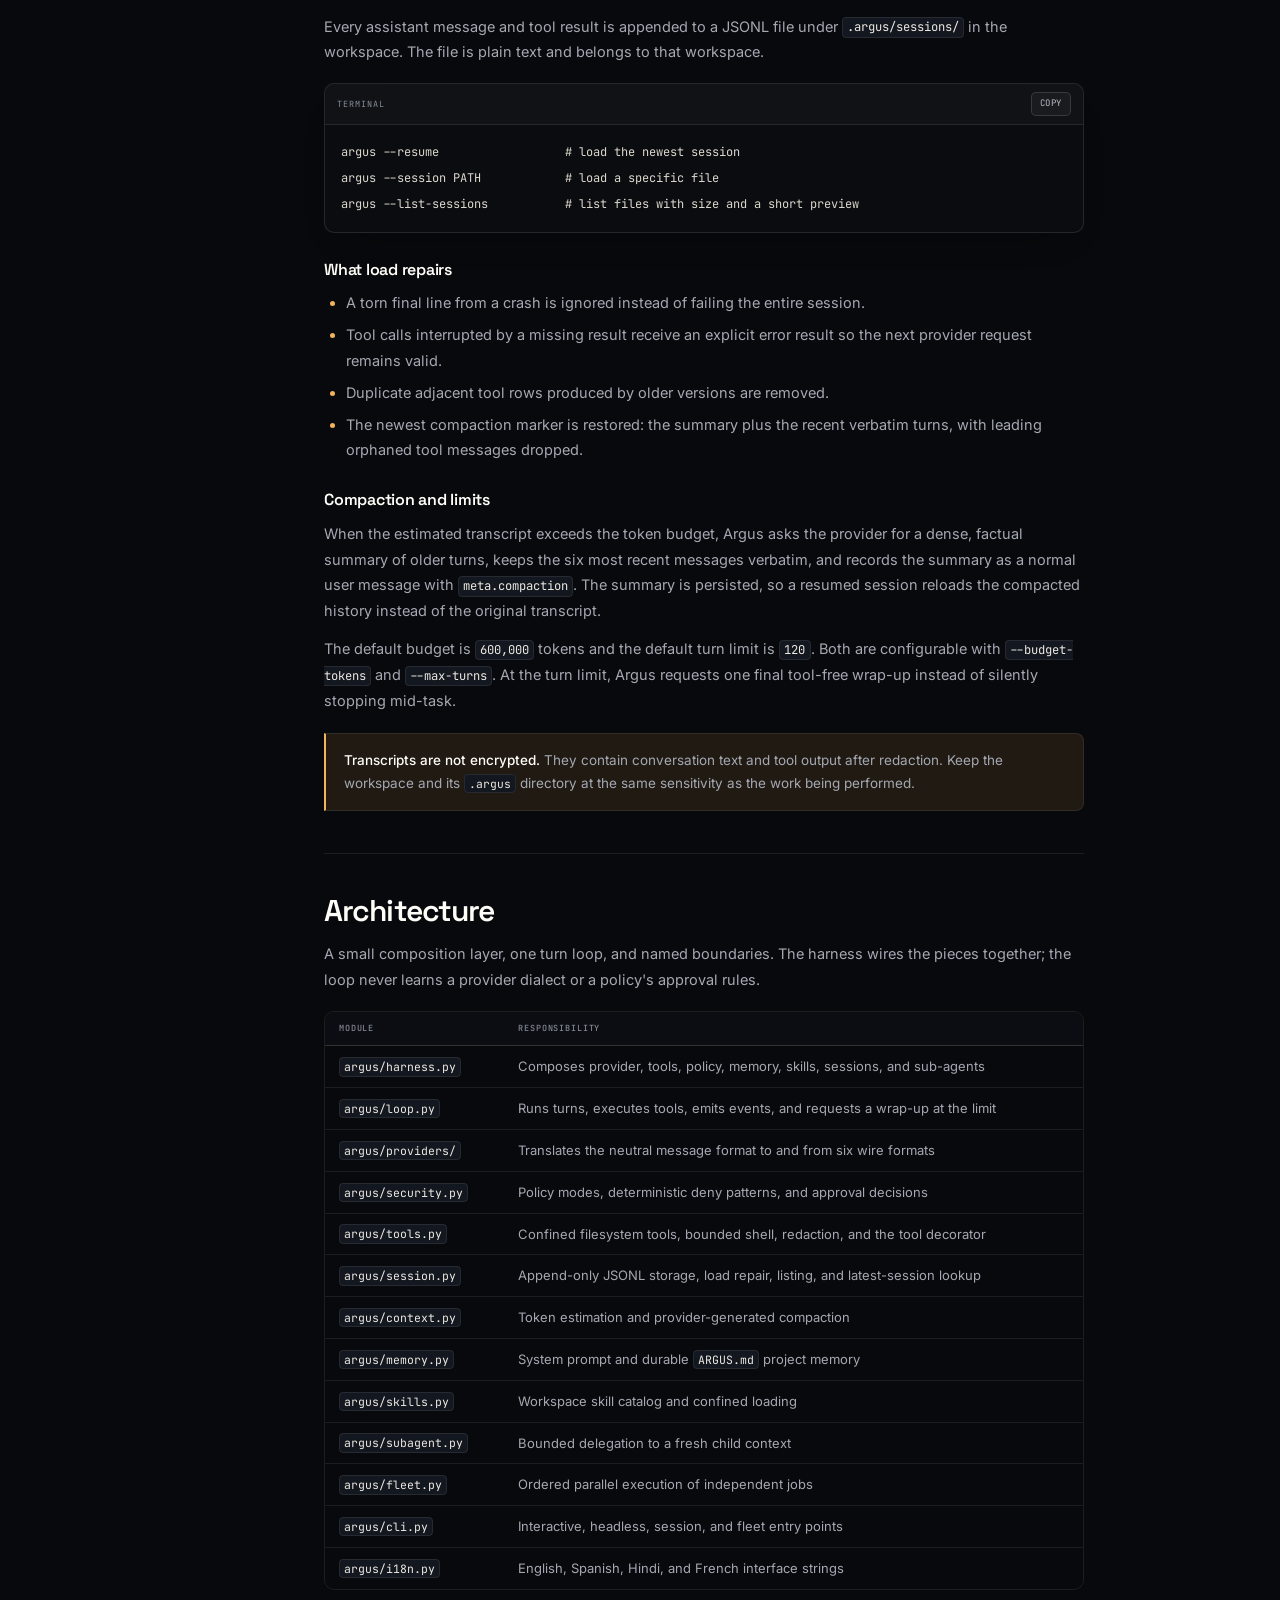
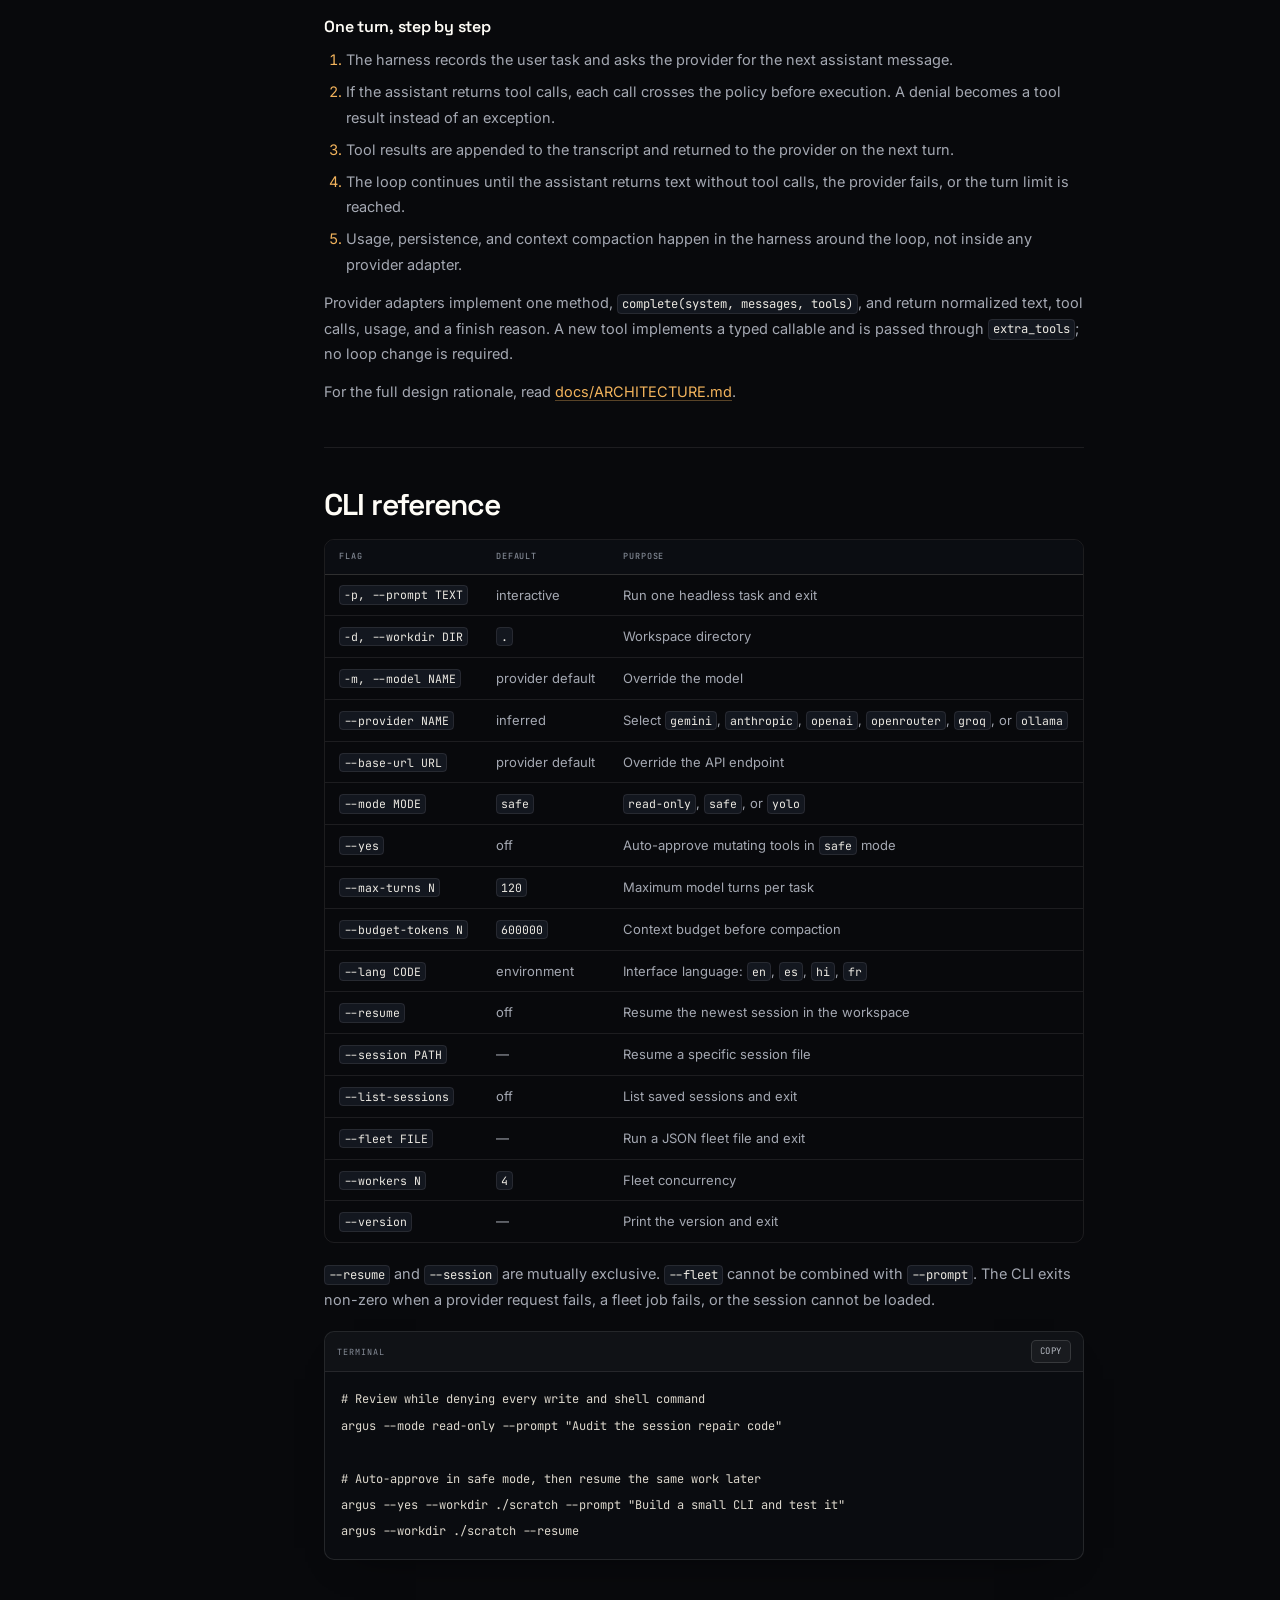
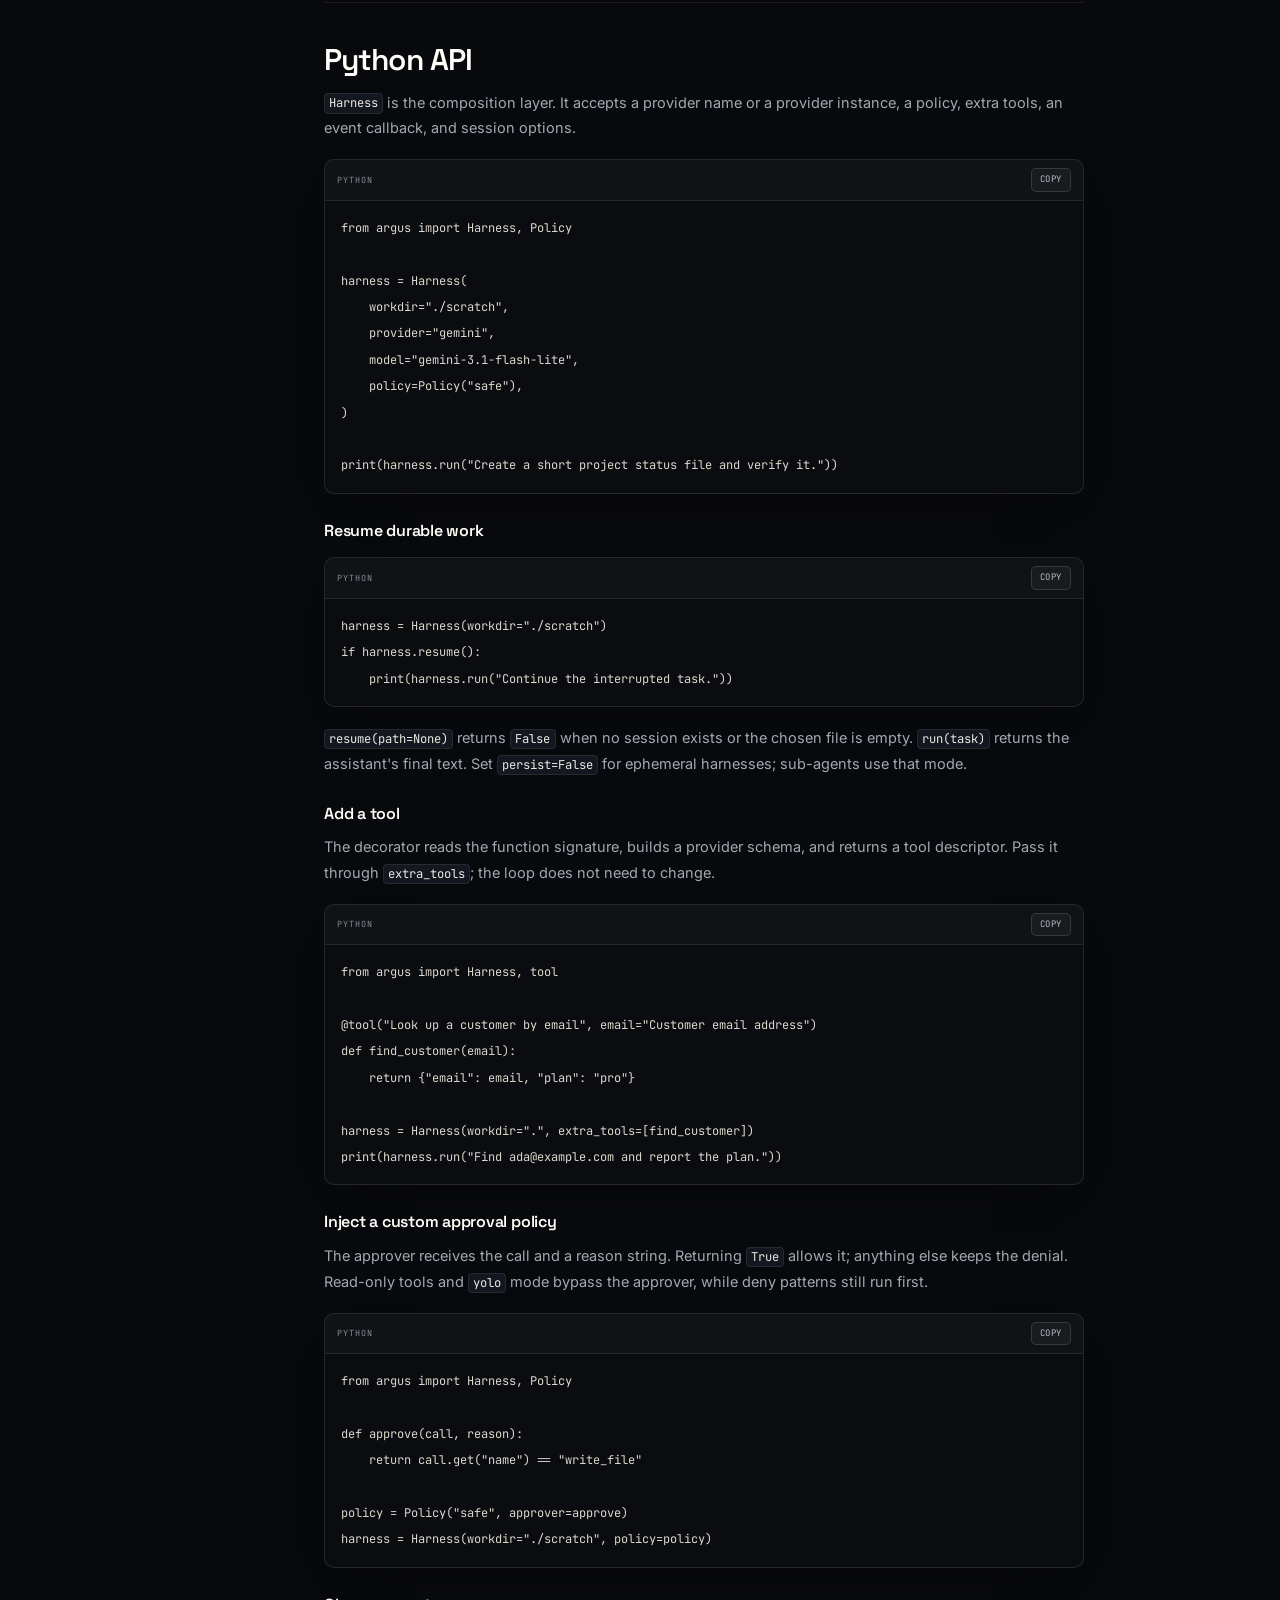
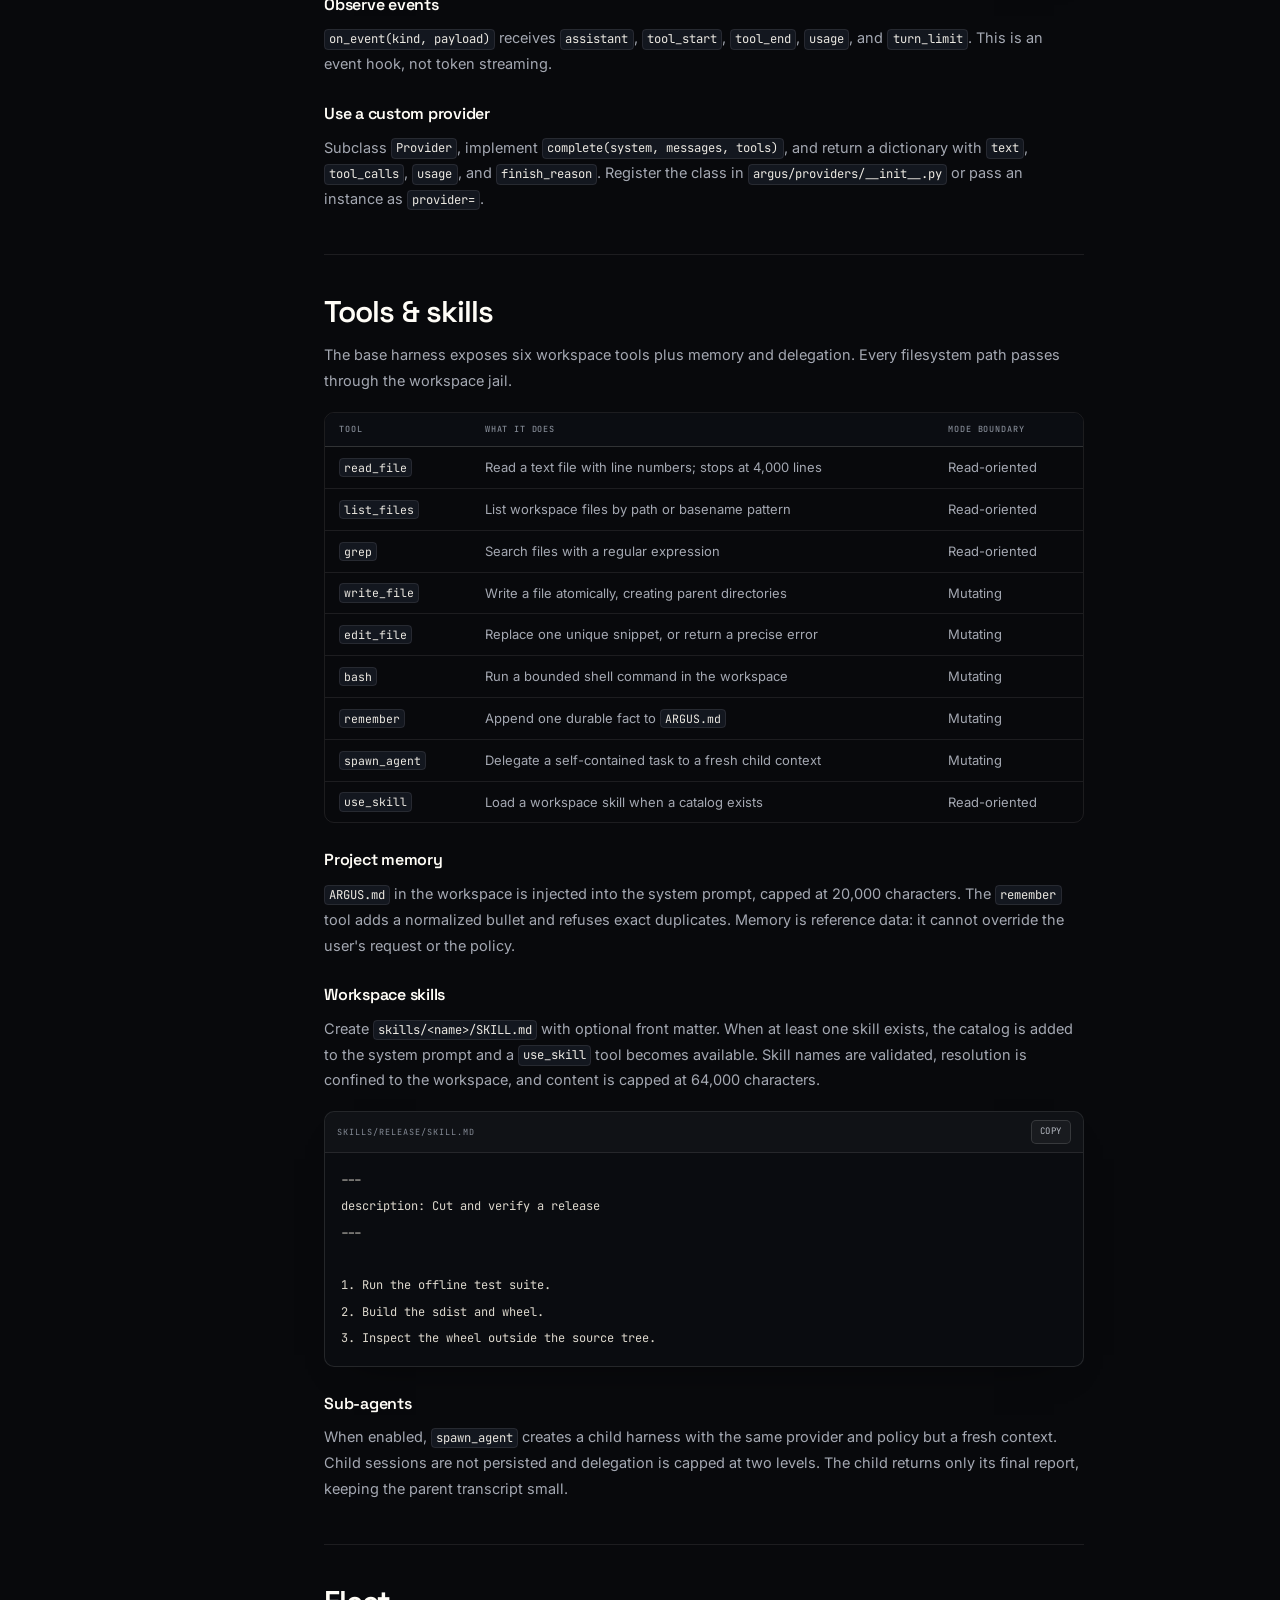
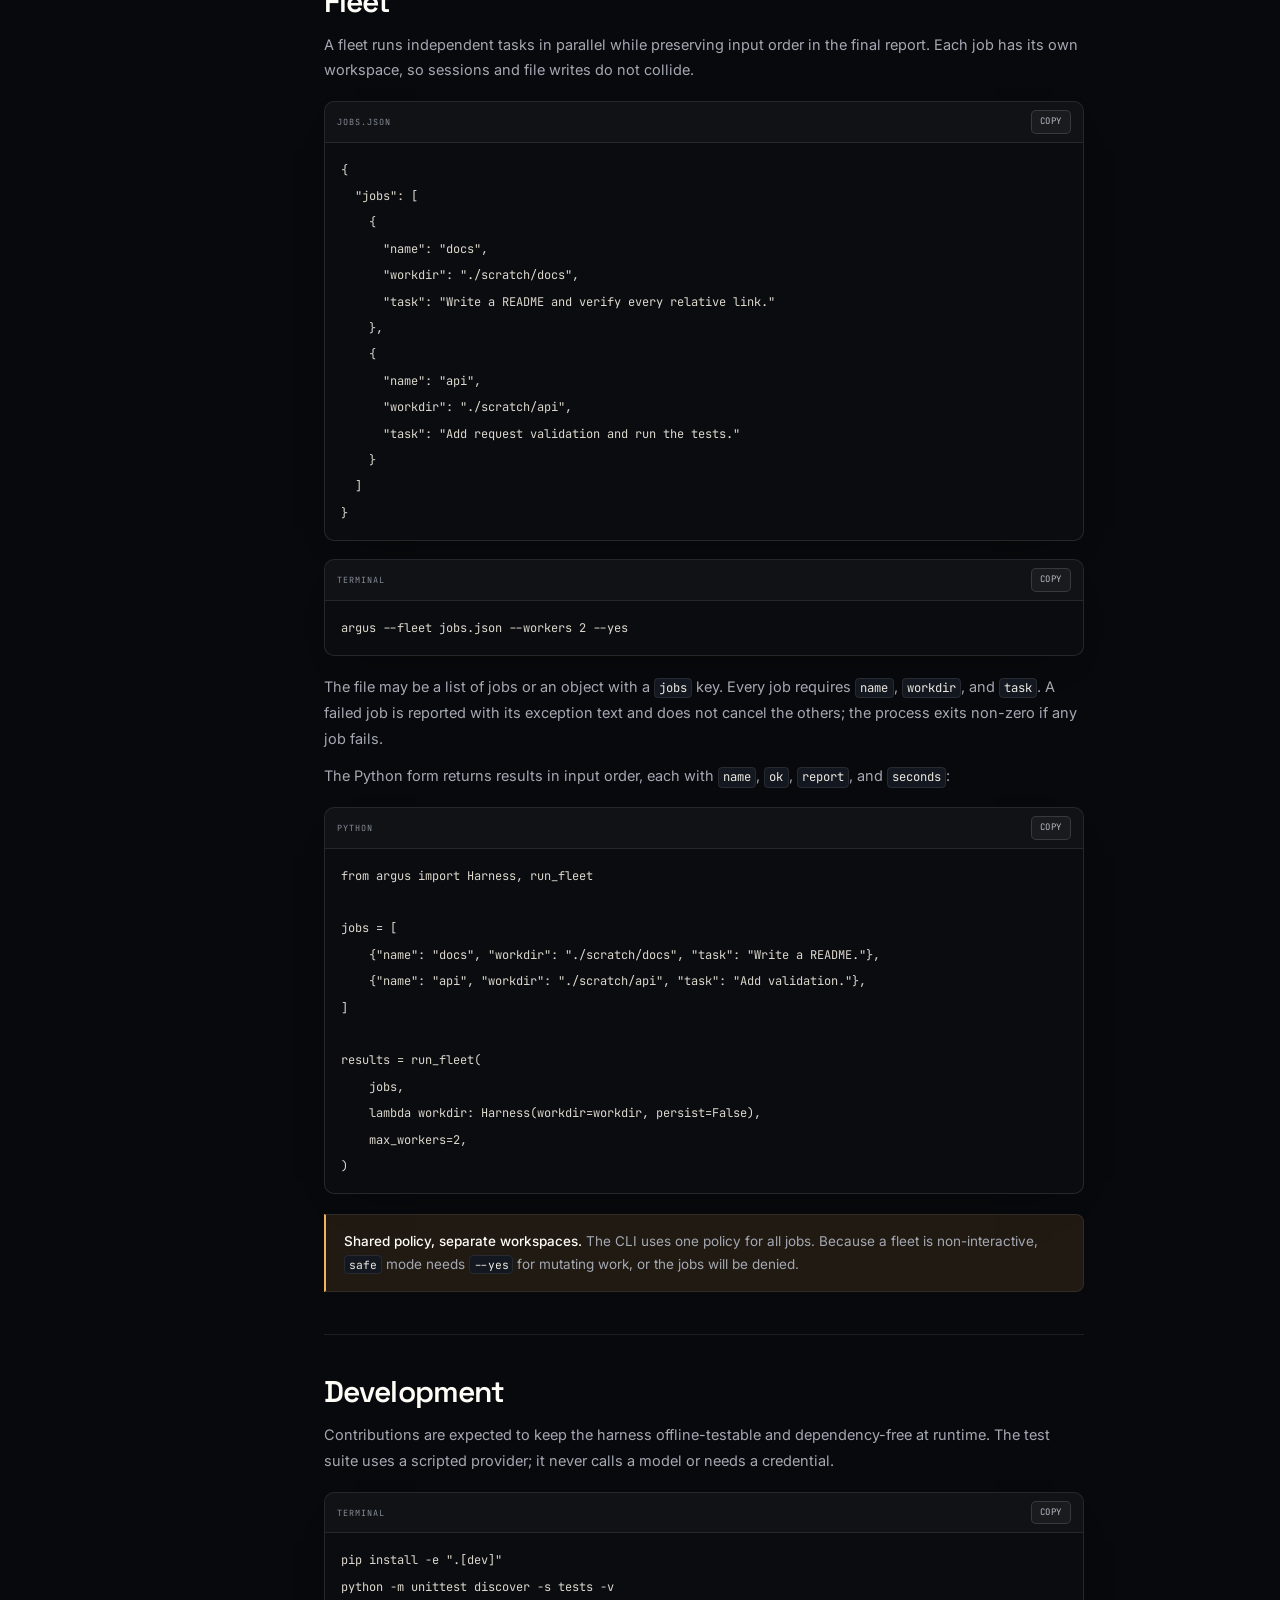
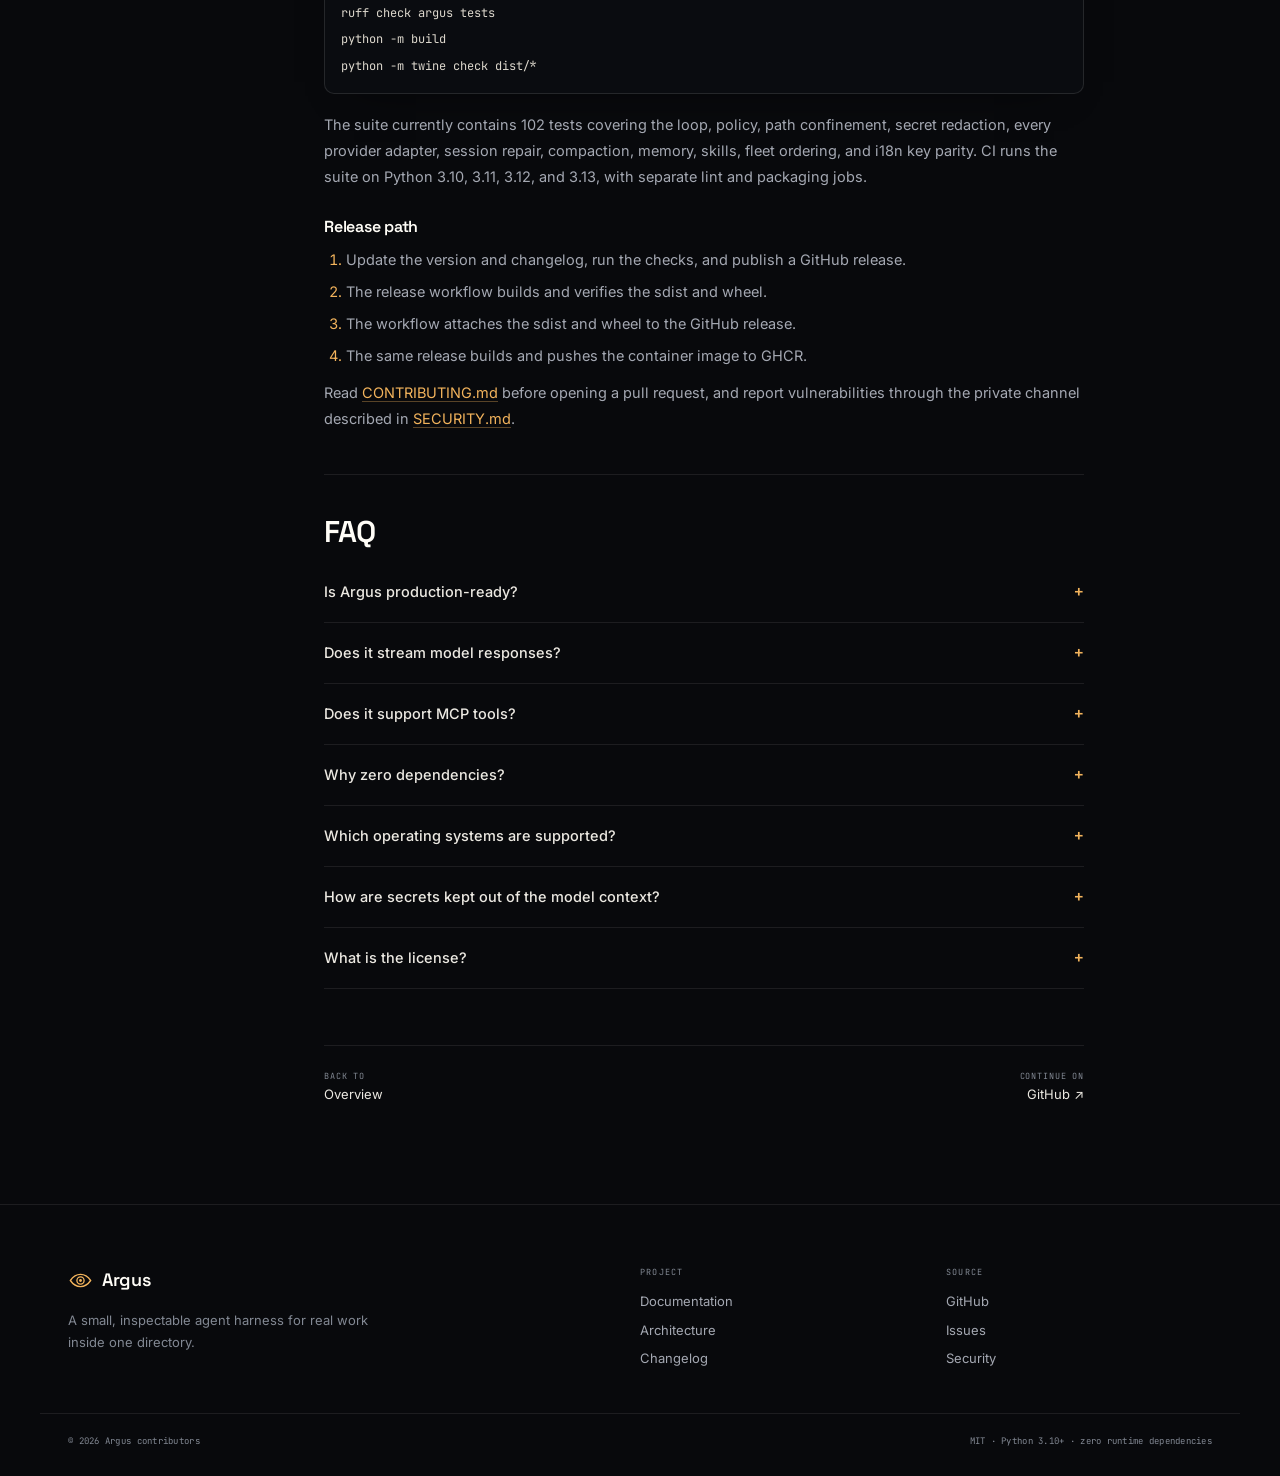
<file: web/docs.html>
<!doctype html>
<html lang="en" data-theme="dark">
<head>
  <meta charset="utf-8">
  <meta name="viewport" content="width=device-width, initial-scale=1">
  <title>Documentation — Argus</title>
  <meta name="description" content="Install Argus, configure a model provider, use the safety modes, resume durable sessions, and extend the Python agent harness.">
  <meta name="author" content="PRINCE2-AI">
  <meta name="theme-color" content="#08090c">
  <link rel="canonical" href="https://argus-harness-oa3gk1gz2f0.qoder.website/docs.html">
  <meta property="og:type" content="article">
  <meta property="og:site_name" content="Argus">
  <meta property="og:url" content="https://argus-harness-oa3gk1gz2f0.qoder.website/docs.html">
  <meta property="og:title" content="Argus documentation">
  <meta property="og:description" content="The full reference for the Argus Python agent harness: install, providers, safety, sessions, architecture, CLI, and API.">
  <meta property="og:image" content="https://argus-harness-oa3gk1gz2f0.qoder.website/assets/og.png">
  <meta property="og:image:width" content="1200">
  <meta property="og:image:height" content="630">
  <meta property="og:image:alt" content="Argus — an agent harness small enough to audit.">
  <meta name="twitter:card" content="summary_large_image">
  <meta name="twitter:title" content="Argus documentation">
  <meta name="twitter:description" content="Install, providers, safety, sessions, architecture, CLI, and Python API for the Argus agent harness.">
  <meta name="twitter:image" content="https://argus-harness-oa3gk1gz2f0.qoder.website/assets/og.png">
  <link rel="icon" href="assets/mark.svg" type="image/svg+xml">
  <link rel="preconnect" href="https://fonts.googleapis.com">
  <link rel="preconnect" href="https://fonts.gstatic.com" crossorigin>
  <link href="https://fonts.googleapis.com/css2?family=Inter:wght@400;500;600&family=JetBrains+Mono:wght@400;500;600&family=Space+Grotesk:wght@500;600;700&display=swap" rel="stylesheet">
  <script>
    (function () {
      document.documentElement.classList.add("js");
      try {
        var saved = localStorage.getItem("argus-theme");
        document.documentElement.dataset.theme = saved === "light" ? "light" : "dark";
      } catch (error) {}
    })();
  </script>
  <link rel="stylesheet" href="styles.css">
</head>
<body>
  <a class="skip-link" href="#main">Skip to content</a>

  <header class="site-header" data-header>
    <div class="container header-inner">
      <a class="brand" href="index.html" aria-label="Argus home">
        <svg class="brand-mark" viewBox="0 0 32 32" aria-hidden="true">
          <path d="M3 16c3.6-5.2 7.9-7.8 13-7.8S25.4 10.8 29 16c-3.6 5.2-7.9 7.8-13 7.8S6.6 21.2 3 16Z" fill="none" stroke="currentColor" stroke-width="1.7"/>
          <circle cx="16" cy="16" r="4.6" fill="none" stroke="currentColor" stroke-width="1.7"/>
          <circle class="brand-pupil" cx="16" cy="16" r="1.8"/>
        </svg>
        <span class="brand-name">Argus</span>
        <span class="brand-version">0.2</span>
      </a>

      <nav class="site-nav" id="site-nav" aria-label="Primary">
        <a href="index.html">Overview</a>
        <a href="docs.html" aria-current="page">Docs</a>
        <a href="https://github.com/PRINCE2-AI/Argus" target="_blank" rel="noopener">GitHub
          <svg viewBox="0 0 16 16" aria-hidden="true"><path d="M4.5 11.5 11.5 4.5M6 4.5h5.5V10" fill="none" stroke="currentColor" stroke-width="1.4" stroke-linecap="round" stroke-linejoin="round"/></svg>
        </a>
      </nav>

      <div class="header-actions">
        <button class="icon-btn theme-toggle" type="button" aria-label="Switch to light theme">
          <svg class="icon-moon" viewBox="0 0 24 24" aria-hidden="true"><path d="M20 14.5A8.2 8.2 0 0 1 9.5 4a8.5 8.5 0 1 0 10.5 10.5Z" fill="none" stroke="currentColor" stroke-width="1.6" stroke-linejoin="round"/></svg>
          <svg class="icon-sun" viewBox="0 0 24 24" aria-hidden="true"><circle cx="12" cy="12" r="4" fill="none" stroke="currentColor" stroke-width="1.6"/><path d="M12 2.5v2M12 19.5v2M2.5 12h2M19.5 12h2M5.3 5.3l1.4 1.4M17.3 17.3l1.4 1.4M18.7 5.3l-1.4 1.4M6.7 17.3l-1.4 1.4" stroke="currentColor" stroke-width="1.6" stroke-linecap="round"/></svg>
        </button>
        <a class="btn btn-small btn-primary header-cta" href="#install">Get started</a>
        <button class="icon-btn menu-toggle" type="button" aria-expanded="false" aria-controls="site-nav" aria-label="Open menu">
          <svg viewBox="0 0 24 24" aria-hidden="true"><path d="M4 7h16M4 12h16M4 17h16" stroke="currentColor" stroke-width="1.7" stroke-linecap="round"/></svg>
        </button>
      </div>
    </div>
  </header>

  <main id="main">
    <div class="docs-hero">
      <div class="container">
        <p class="eyebrow"><span class="pulse-dot" aria-hidden="true"></span> Documentation · v0.2.0</p>
        <h1>Read the whole<br>request path.</h1>
        <p class="docs-lede">Install the harness, connect a provider, choose a policy, and keep work alive across restarts. Every behavior described here maps to a module you can open and change.</p>
        <div class="docs-meta">
          <span class="tag">Python 3.10+</span>
          <span class="tag">Zero runtime dependencies</span>
          <span class="tag">MIT license</span>
          <span class="tag">Six providers</span>
        </div>
      </div>
    </div>

    <div class="container docs-shell">
      <aside class="docs-sidebar" aria-label="Documentation navigation">
        <nav class="docs-nav" aria-label="On this page">
          <span class="docs-nav-label">Start</span>
          <a href="#install">Install</a>
          <a href="#quickstart">Quick start</a>
          <a href="#providers">Providers</a>
          <span class="docs-nav-label">Concepts</span>
          <a href="#safety">Safety model</a>
          <a href="#sessions">Sessions</a>
          <a href="#architecture">Architecture</a>
          <span class="docs-nav-label">Reference</span>
          <a href="#cli">CLI</a>
          <a href="#python">Python API</a>
          <a href="#tools">Tools &amp; skills</a>
          <a href="#fleet">Fleet</a>
          <span class="docs-nav-label">Project</span>
          <a href="#development">Development</a>
          <a href="#faq">FAQ</a>
        </nav>
      </aside>

      <article class="docs-content">
        <section class="docs-section" id="install" aria-labelledby="install-title">
          <h2 id="install-title">Install</h2>
          <p>Argus is a standard Python package with no runtime dependencies. You need Python 3.10 or newer and Git. A virtual environment keeps the command isolated from the rest of your system.</p>

          <ol class="steps">
            <li>
              <h3>Check your interpreter</h3>
              <p>Any supported Python 3.10–3.13 release works.</p>
              <div class="code-block">
                <div class="code-head">
                  <span>terminal</span>
                  <button class="copy-btn" type="button">Copy</button>
                </div>
                <pre><code>python --version</code></pre>
              </div>
            </li>
            <li>
              <h3>Clone and install</h3>
              <p>The distribution is named <code>argus-harness</code>; the installed command is <code>argus</code>.</p>
              <div class="code-block">
                <div class="code-head">
                  <span>terminal</span>
                  <button class="copy-btn" type="button">Copy</button>
                </div>
                <pre><code>git clone https://github.com/PRINCE2-AI/Argus.git
cd Argus
python -m venv .venv
source .venv/bin/activate        # Windows: .venv\Scripts\activate
pip install -e ".[dev]"</code></pre>
              </div>
            </li>
            <li>
              <h3>Add one provider key</h3>
              <p>Copy the example environment file and add a key for the model you want to use. <code>.env</code> is ignored by Git and by the filesystem tools.</p>
              <div class="code-block">
                <div class="code-head">
                  <span>terminal</span>
                  <button class="copy-btn" type="button">Copy</button>
                </div>
                <pre><code>cp .env.example .env             # Windows: copy .env.example .env</code></pre>
              </div>
              <div class="code-block">
                <div class="code-head">
                  <span>.env</span>
                  <button class="copy-btn" type="button">Copy</button>
                </div>
                <pre><code>GEMINI_API_KEY=your-key-here</code></pre>
              </div>
              <p>Argus looks for <code>.env</code> in the current directory first, then in the repository root. Existing environment variables are never overwritten.</p>
            </li>
            <li>
              <h3>Verify the command</h3>
              <div class="code-block">
                <div class="code-head">
                  <span>terminal</span>
                  <button class="copy-btn" type="button">Copy</button>
                </div>
                <pre><code>argus --version
argus --help</code></pre>
              </div>
              <p><code>argus --version</code> prints <code>argus 0.2.0</code>. Use <code>python -m argus</code> anywhere in place of the console script.</p>
            </li>
          </ol>

          <div class="callout">
            <p><strong>Package status.</strong> The project builds and validates the <code>argus-harness</code> sdist and wheel in CI. PyPI publishing is not configured yet, so install from source or use the container image. Each GitHub release attaches the wheel and sdist to the release.</p>
          </div>

          <h3>Docker</h3>
          <p>The repository includes a minimal <code>Dockerfile</code> that installs the package, creates a non-root user, and starts in <code>/workspace</code>. Build it locally and mount the directory you want Argus to work in.</p>
          <div class="code-block">
            <div class="code-head">
              <span>terminal</span>
              <button class="copy-btn" type="button">Copy</button>
            </div>
            <pre><code>docker build -t argus-harness .
docker run --rm -it -v "$PWD:/workspace" -w /workspace \
  -e GEMINI_API_KEY argus-harness \
  --prompt "Map this repository"</code></pre>
          </div>
          <p>When a GitHub release is published, the release workflow also builds and pushes the image to <code>ghcr.io/prince2-ai/argus</code>. Container isolation is still your responsibility: the policy is not an operating-system sandbox.</p>
        </section>

        <section class="docs-section" id="quickstart" aria-labelledby="quickstart-title">
          <h2 id="quickstart-title">Quick start</h2>
          <p>Start interactive mode with no arguments. The banner shows the provider, model, workspace, and safety mode.</p>
          <div class="code-block">
            <div class="code-head">
              <span>terminal</span>
              <button class="copy-btn" type="button">Copy</button>
            </div>
            <pre><code>argus</code></pre>
          </div>
          <p>For a single task, pass <code>--prompt</code>. Headless <code>safe</code> runs deny mutating tools unless you explicitly pass <code>--yes</code>.</p>
          <div class="code-block">
            <div class="code-head">
              <span>terminal</span>
              <button class="copy-btn" type="button">Copy</button>
            </div>
            <pre><code># Auto-approve within the safe boundary
argus --workdir ./scratch --yes \
  --prompt "Create fib.py with an iterative fib(n), run it, and confirm fib(30)"

# Explore without writing or running shell commands
argus --mode read-only \
  --prompt "Map this repository and flag risky shell usage"

# Resume the newest durable session
argus --resume

# See what can be resumed
argus --list-sessions</code></pre>
          </div>
          <p>Inside interactive mode, these slash commands control the running harness:</p>
          <div class="table-wrap">
            <table class="docs-table">
              <thead>
                <tr><th>Command</th><th>Action</th></tr>
              </thead>
              <tbody>
                <tr><td><code>/help</code></td><td>Show the interactive command summary</td></tr>
                <tr><td><code>/mode read-only</code></td><td>Change the policy mode for subsequent turns</td></tr>
                <tr><td><code>/session</code></td><td>Print the current session file path</td></tr>
                <tr><td><code>/tokens</code></td><td>Show accumulated input and output usage</td></tr>
                <tr><td><code>/lang es</code></td><td>Switch the interface language (en, es, hi, fr)</td></tr>
                <tr><td><code>/exit</code></td><td>Leave interactive mode</td></tr>
              </tbody>
            </table>
          </div>
          <div class="callout">
            <p><strong>Approvals happen at the tool boundary.</strong> In interactive <code>safe</code> mode, Argus asks before a mutating call. In a headless run there is no approver, so the call is denied unless <code>--yes</code> is present. Deny patterns and the path jail still apply either way.</p>
          </div>
        </section>

        <section class="docs-section" id="providers" aria-labelledby="providers-title">
          <h2 id="providers-title">Providers</h2>
          <p>Six adapters share one neutral message format. Explicit selection wins; otherwise Argus infers a provider from <code>ARGUS_PROVIDER</code>, the base URL, or the model name.</p>
          <div class="table-wrap">
            <table class="docs-table">
              <thead>
                <tr><th>Provider</th><th><code>--provider</code></th><th>Default model</th><th>API key</th></tr>
              </thead>
              <tbody>
                <tr><td>Google Gemini</td><td><code>gemini</code></td><td><code>gemini-3.1-pro-preview</code></td><td><code>GEMINI_API_KEY</code></td></tr>
                <tr><td>Anthropic</td><td><code>anthropic</code></td><td><code>claude-sonnet-4-5</code></td><td><code>ANTHROPIC_API_KEY</code></td></tr>
                <tr><td>OpenAI</td><td><code>openai</code></td><td><code>gpt-4o-mini</code></td><td><code>OPENAI_API_KEY</code></td></tr>
                <tr><td>OpenRouter</td><td><code>openrouter</code></td><td><code>openai/gpt-4o-mini</code></td><td><code>OPENROUTER_API_KEY</code></td></tr>
                <tr><td>Groq</td><td><code>groq</code></td><td><code>llama-3.3-70b-versatile</code></td><td><code>GROQ_API_KEY</code></td></tr>
                <tr><td>Ollama</td><td><code>ollama</code></td><td><code>llama3.2</code></td><td>none — local</td></tr>
              </tbody>
            </table>
          </div>
          <p>Every cloud provider also accepts <code>ARGUS_API_KEY</code> as a shared fallback. Ollama deliberately does not: it reads only <code>OLLAMA_API_KEY</code>, so a cloud key is never sent to localhost.</p>

          <h3>Selection order</h3>
          <ul>
            <li><code>--provider</code> selects an adapter explicitly.</li>
            <li><code>ARGUS_PROVIDER</code> provides the default when the flag is absent.</li>
            <li>A base URL (flag or <code>ARGUS_BASE_URL</code>) selects the OpenAI-compatible adapter.</li>
            <li>A <code>claude*</code> model selects Anthropic; <code>gpt*</code>, <code>o1*</code>, <code>o3*</code>, <code>o4*</code>, <code>o5*</code>, and <code>chatgpt*</code> select OpenAI; a model containing <code>/</code> selects OpenRouter; anything else defaults to Gemini.</li>
          </ul>
          <p>Model overrides follow the same idea: <code>--model</code> wins, then the provider-specific variable such as <code>ANTHROPIC_MODEL</code>, then <code>ARGUS_MODEL</code>, then the adapter default. Base URLs resolve through <code>--base-url</code>, the provider-specific variable, <code>ARGUS_BASE_URL</code>, and finally the default endpoint.</p>

          <div class="code-block">
            <div class="code-head">
              <span>terminal</span>
              <button class="copy-btn" type="button">Copy</button>
            </div>
            <pre><code>argus --provider anthropic --model claude-sonnet-4-5 \
  --prompt "Review the policy boundary in security.py"

argus --provider openai --model gpt-4o-mini \
  --prompt "Explain how interrupted tool calls are repaired"

argus --provider ollama --model llama3.2 \
  --prompt "Summarize this repository"</code></pre>
          </div>

          <h3>Adapter details that matter</h3>
          <ul>
            <li><strong>Gemini.</strong> Thought signatures on tool calls are carried through the neutral format and sent back with the next request.</li>
            <li><strong>Anthropic.</strong> Tool calls become <code>tool_use</code> blocks and results become <code>tool_result</code> blocks; consecutive results merge into one valid user turn.</li>
            <li><strong>OpenAI and compatible APIs.</strong> Tool arguments are JSON-encoded at the edge. Reasoning model families switch to <code>max_completion_tokens</code> and omit <code>temperature</code>.</li>
            <li><strong>All adapters.</strong> HTTP retries are bounded, <code>Retry-After</code> is honored, malformed payloads raise a typed <code>ProviderError</code>, and usage is normalized to input, output, and total tokens.</li>
          </ul>
        </section>

        <section class="docs-section" id="safety" aria-labelledby="safety-title">
          <h2 id="safety-title">Safety model</h2>
          <p>Safety is a code path, not a sentence in a prompt. Every tool call crosses <code>Policy.check</code> before execution, and every filesystem tool resolves through the same workspace boundary.</p>
          <div class="table-wrap">
            <table class="docs-table">
              <thead>
                <tr><th>Mode</th><th>Behavior</th><th>Typical use</th></tr>
              </thead>
              <tbody>
                <tr><td><code>read-only</code></td><td>Only read-oriented tools: <code>read_file</code>, <code>list_files</code>, <code>grep</code>, and <code>use_skill</code>. Shell and writes are denied.</td><td>Repository review, incident inspection</td></tr>
                <tr><td><code>safe</code> <em>(default)</em></td><td>Mutating tools require an interactive approval. Headless runs deny them unless <code>--yes</code> is passed.</td><td>Normal development</td></tr>
                <tr><td><code>yolo</code></td><td>Approval prompts are bypassed. Deterministic deny patterns and the path jail still run.</td><td>Trusted, disposable workspaces</td></tr>
              </tbody>
            </table>
          </div>

          <h3>Layers that apply in every mode</h3>
          <ul>
            <li><strong>Path jail.</strong> Filesystem paths are resolved with <code>realpath</code> and must stay inside the workspace. Escapes through <code>..</code> or symlinks fail. Names <code>.env</code>, <code>.env.*</code>, <code>.git</code>, and <code>.argus</code> are protected.</li>
            <li><strong>Deny patterns.</strong> Shell commands are checked against deterministic rules for root/home deletion, parent traversal, protected directory deletion, privilege escalation, disk formatting, reverse shells, cloud metadata access, pipe-to-shell downloads, force pushes, hard resets, and fork bombs.</li>
            <li><strong>No silent approval.</strong> The CLI installs an approver only in interactive <code>safe</code> mode. Without one, the policy returns a denial.</li>
            <li><strong>Secret redaction.</strong> Tool output masks common key formats and environment values whose names look like credentials. Shell subprocesses receive an environment with secret-named variables removed.</li>
            <li><strong>Bounded operations.</strong> Reads stop at 4,000 lines, grep skips files over 1 MB, shell output is capped, and the default shell timeout is 120 seconds.</li>
          </ul>

          <div class="callout callout-warn">
            <p><strong>Argus is not an OS sandbox.</strong> These boundaries reduce accidental damage; they do not isolate hostile code. Run untrusted tasks in a container or virtual machine.</p>
          </div>

          <h3>Optional semantic review</h3>
          <p>For deployments that need another check on shell commands, construct a policy with a <code>decision_model</code>. The optional Jev layer classifies commands as safe, review, or dangerous. Low confidence, malformed responses, unavailable service, and dangerous results all fail closed rather than silently authorizing a command.</p>
          <div class="code-block">
            <div class="code-head">
              <span>python</span>
              <button class="copy-btn" type="button">Copy</button>
            </div>
            <pre><code>from argus import Harness, Jev, Policy

policy = Policy("safe", decision_model=Jev())
harness = Harness(workdir=".", policy=policy)</code></pre>
          </div>
          <p>Jev requires <code>JEV_API_KEY</code>. It sends the candidate command to the configured decision endpoint, so do not enable it for workspaces whose commands cannot leave the machine.</p>
        </section>

        <section class="docs-section" id="sessions" aria-labelledby="sessions-title">
          <h2 id="sessions-title">Sessions</h2>
          <p>Every assistant message and tool result is appended to a JSONL file under <code>.argus/sessions/</code> in the workspace. The file is plain text and belongs to that workspace.</p>
          <div class="code-block">
            <div class="code-head">
              <span>terminal</span>
              <button class="copy-btn" type="button">Copy</button>
            </div>
            <pre><code>argus --resume                  # load the newest session
argus --session PATH            # load a specific file
argus --list-sessions           # list files with size and a short preview</code></pre>
          </div>

          <h3>What load repairs</h3>
          <ul>
            <li>A torn final line from a crash is ignored instead of failing the entire session.</li>
            <li>Tool calls interrupted by a missing result receive an explicit error result so the next provider request remains valid.</li>
            <li>Duplicate adjacent tool rows produced by older versions are removed.</li>
            <li>The newest compaction marker is restored: the summary plus the recent verbatim turns, with leading orphaned tool messages dropped.</li>
          </ul>

          <h3>Compaction and limits</h3>
          <p>When the estimated transcript exceeds the token budget, Argus asks the provider for a dense, factual summary of older turns, keeps the six most recent messages verbatim, and records the summary as a normal user message with <code>meta.compaction</code>. The summary is persisted, so a resumed session reloads the compacted history instead of the original transcript.</p>
          <p>The default budget is <code>600,000</code> tokens and the default turn limit is <code>120</code>. Both are configurable with <code>--budget-tokens</code> and <code>--max-turns</code>. At the turn limit, Argus requests one final tool-free wrap-up instead of silently stopping mid-task.</p>
          <div class="callout">
            <p><strong>Transcripts are not encrypted.</strong> They contain conversation text and tool output after redaction. Keep the workspace and its <code>.argus</code> directory at the same sensitivity as the work being performed.</p>
          </div>
        </section>

        <section class="docs-section" id="architecture" aria-labelledby="architecture-title">
          <h2 id="architecture-title">Architecture</h2>
          <p>A small composition layer, one turn loop, and named boundaries. The harness wires the pieces together; the loop never learns a provider dialect or a policy's approval rules.</p>
          <div class="table-wrap">
            <table class="docs-table">
              <thead>
                <tr><th>Module</th><th>Responsibility</th></tr>
              </thead>
              <tbody>
                <tr><td><code>argus/harness.py</code></td><td>Composes provider, tools, policy, memory, skills, sessions, and sub-agents</td></tr>
                <tr><td><code>argus/loop.py</code></td><td>Runs turns, executes tools, emits events, and requests a wrap-up at the limit</td></tr>
                <tr><td><code>argus/providers/</code></td><td>Translates the neutral message format to and from six wire formats</td></tr>
                <tr><td><code>argus/security.py</code></td><td>Policy modes, deterministic deny patterns, and approval decisions</td></tr>
                <tr><td><code>argus/tools.py</code></td><td>Confined filesystem tools, bounded shell, redaction, and the tool decorator</td></tr>
                <tr><td><code>argus/session.py</code></td><td>Append-only JSONL storage, load repair, listing, and latest-session lookup</td></tr>
                <tr><td><code>argus/context.py</code></td><td>Token estimation and provider-generated compaction</td></tr>
                <tr><td><code>argus/memory.py</code></td><td>System prompt and durable <code>ARGUS.md</code> project memory</td></tr>
                <tr><td><code>argus/skills.py</code></td><td>Workspace skill catalog and confined loading</td></tr>
                <tr><td><code>argus/subagent.py</code></td><td>Bounded delegation to a fresh child context</td></tr>
                <tr><td><code>argus/fleet.py</code></td><td>Ordered parallel execution of independent jobs</td></tr>
                <tr><td><code>argus/cli.py</code></td><td>Interactive, headless, session, and fleet entry points</td></tr>
                <tr><td><code>argus/i18n.py</code></td><td>English, Spanish, Hindi, and French interface strings</td></tr>
              </tbody>
            </table>
          </div>

          <h3>One turn, step by step</h3>
          <ol>
            <li>The harness records the user task and asks the provider for the next assistant message.</li>
            <li>If the assistant returns tool calls, each call crosses the policy before execution. A denial becomes a tool result instead of an exception.</li>
            <li>Tool results are appended to the transcript and returned to the provider on the next turn.</li>
            <li>The loop continues until the assistant returns text without tool calls, the provider fails, or the turn limit is reached.</li>
            <li>Usage, persistence, and context compaction happen in the harness around the loop, not inside any provider adapter.</li>
          </ol>
          <p>Provider adapters implement one method, <code>complete(system, messages, tools)</code>, and return normalized text, tool calls, usage, and a finish reason. A new tool implements a typed callable and is passed through <code>extra_tools</code>; no loop change is required.</p>
          <p>For the full design rationale, read <a href="https://github.com/PRINCE2-AI/Argus/blob/main/docs/ARCHITECTURE.md" target="_blank" rel="noopener">docs/ARCHITECTURE.md</a>.</p>
        </section>

        <section class="docs-section" id="cli" aria-labelledby="cli-title">
          <h2 id="cli-title">CLI reference</h2>
          <div class="table-wrap">
            <table class="docs-table">
              <thead>
                <tr><th>Flag</th><th>Default</th><th>Purpose</th></tr>
              </thead>
              <tbody>
                <tr><td><code>-p, --prompt TEXT</code></td><td>interactive</td><td>Run one headless task and exit</td></tr>
                <tr><td><code>-d, --workdir DIR</code></td><td><code>.</code></td><td>Workspace directory</td></tr>
                <tr><td><code>-m, --model NAME</code></td><td>provider default</td><td>Override the model</td></tr>
                <tr><td><code>--provider NAME</code></td><td>inferred</td><td>Select <code>gemini</code>, <code>anthropic</code>, <code>openai</code>, <code>openrouter</code>, <code>groq</code>, or <code>ollama</code></td></tr>
                <tr><td><code>--base-url URL</code></td><td>provider default</td><td>Override the API endpoint</td></tr>
                <tr><td><code>--mode MODE</code></td><td><code>safe</code></td><td><code>read-only</code>, <code>safe</code>, or <code>yolo</code></td></tr>
                <tr><td><code>--yes</code></td><td>off</td><td>Auto-approve mutating tools in <code>safe</code> mode</td></tr>
                <tr><td><code>--max-turns N</code></td><td><code>120</code></td><td>Maximum model turns per task</td></tr>
                <tr><td><code>--budget-tokens N</code></td><td><code>600000</code></td><td>Context budget before compaction</td></tr>
                <tr><td><code>--lang CODE</code></td><td>environment</td><td>Interface language: <code>en</code>, <code>es</code>, <code>hi</code>, <code>fr</code></td></tr>
                <tr><td><code>--resume</code></td><td>off</td><td>Resume the newest session in the workspace</td></tr>
                <tr><td><code>--session PATH</code></td><td>—</td><td>Resume a specific session file</td></tr>
                <tr><td><code>--list-sessions</code></td><td>off</td><td>List saved sessions and exit</td></tr>
                <tr><td><code>--fleet FILE</code></td><td>—</td><td>Run a JSON fleet file and exit</td></tr>
                <tr><td><code>--workers N</code></td><td><code>4</code></td><td>Fleet concurrency</td></tr>
                <tr><td><code>--version</code></td><td>—</td><td>Print the version and exit</td></tr>
              </tbody>
            </table>
          </div>
          <p><code>--resume</code> and <code>--session</code> are mutually exclusive. <code>--fleet</code> cannot be combined with <code>--prompt</code>. The CLI exits non-zero when a provider request fails, a fleet job fails, or the session cannot be loaded.</p>
          <div class="code-block">
            <div class="code-head">
              <span>terminal</span>
              <button class="copy-btn" type="button">Copy</button>
            </div>
            <pre><code># Review while denying every write and shell command
argus --mode read-only --prompt "Audit the session repair code"

# Auto-approve in safe mode, then resume the same work later
argus --yes --workdir ./scratch --prompt "Build a small CLI and test it"
argus --workdir ./scratch --resume</code></pre>
          </div>
        </section>

        <section class="docs-section" id="python" aria-labelledby="python-title">
          <h2 id="python-title">Python API</h2>
          <p><code>Harness</code> is the composition layer. It accepts a provider name or a provider instance, a policy, extra tools, an event callback, and session options.</p>
          <div class="code-block">
            <div class="code-head">
              <span>python</span>
              <button class="copy-btn" type="button">Copy</button>
            </div>
            <pre><code>from argus import Harness, Policy

harness = Harness(
    workdir="./scratch",
    provider="gemini",
    model="gemini-3.1-flash-lite",
    policy=Policy("safe"),
)

print(harness.run("Create a short project status file and verify it."))</code></pre>
          </div>

          <h3>Resume durable work</h3>
          <div class="code-block">
            <div class="code-head">
              <span>python</span>
              <button class="copy-btn" type="button">Copy</button>
            </div>
            <pre><code>harness = Harness(workdir="./scratch")
if harness.resume():
    print(harness.run("Continue the interrupted task."))</code></pre>
          </div>
          <p><code>resume(path=None)</code> returns <code>False</code> when no session exists or the chosen file is empty. <code>run(task)</code> returns the assistant's final text. Set <code>persist=False</code> for ephemeral harnesses; sub-agents use that mode.</p>

          <h3>Add a tool</h3>
          <p>The decorator reads the function signature, builds a provider schema, and returns a tool descriptor. Pass it through <code>extra_tools</code>; the loop does not need to change.</p>
          <div class="code-block">
            <div class="code-head">
              <span>python</span>
              <button class="copy-btn" type="button">Copy</button>
            </div>
            <pre><code>from argus import Harness, tool

@tool("Look up a customer by email", email="Customer email address")
def find_customer(email):
    return {"email": email, "plan": "pro"}

harness = Harness(workdir=".", extra_tools=[find_customer])
print(harness.run("Find ada@example.com and report the plan."))</code></pre>
          </div>

          <h3>Inject a custom approval policy</h3>
          <p>The approver receives the call and a reason string. Returning <code>True</code> allows it; anything else keeps the denial. Read-only tools and <code>yolo</code> mode bypass the approver, while deny patterns still run first.</p>
          <div class="code-block">
            <div class="code-head">
              <span>python</span>
              <button class="copy-btn" type="button">Copy</button>
            </div>
            <pre><code>from argus import Harness, Policy

def approve(call, reason):
    return call.get("name") == "write_file"

policy = Policy("safe", approver=approve)
harness = Harness(workdir="./scratch", policy=policy)</code></pre>
          </div>

          <h3>Observe events</h3>
          <p><code>on_event(kind, payload)</code> receives <code>assistant</code>, <code>tool_start</code>, <code>tool_end</code>, <code>usage</code>, and <code>turn_limit</code>. This is an event hook, not token streaming.</p>

          <h3>Use a custom provider</h3>
          <p>Subclass <code>Provider</code>, implement <code>complete(system, messages, tools)</code>, and return a dictionary with <code>text</code>, <code>tool_calls</code>, <code>usage</code>, and <code>finish_reason</code>. Register the class in <code>argus/providers/__init__.py</code> or pass an instance as <code>provider=</code>.</p>
        </section>

        <section class="docs-section" id="tools" aria-labelledby="tools-title">
          <h2 id="tools-title">Tools &amp; skills</h2>
          <p>The base harness exposes six workspace tools plus memory and delegation. Every filesystem path passes through the workspace jail.</p>
          <div class="table-wrap">
            <table class="docs-table">
              <thead>
                <tr><th>Tool</th><th>What it does</th><th>Mode boundary</th></tr>
              </thead>
              <tbody>
                <tr><td><code>read_file</code></td><td>Read a text file with line numbers; stops at 4,000 lines</td><td>Read-oriented</td></tr>
                <tr><td><code>list_files</code></td><td>List workspace files by path or basename pattern</td><td>Read-oriented</td></tr>
                <tr><td><code>grep</code></td><td>Search files with a regular expression</td><td>Read-oriented</td></tr>
                <tr><td><code>write_file</code></td><td>Write a file atomically, creating parent directories</td><td>Mutating</td></tr>
                <tr><td><code>edit_file</code></td><td>Replace one unique snippet, or return a precise error</td><td>Mutating</td></tr>
                <tr><td><code>bash</code></td><td>Run a bounded shell command in the workspace</td><td>Mutating</td></tr>
                <tr><td><code>remember</code></td><td>Append one durable fact to <code>ARGUS.md</code></td><td>Mutating</td></tr>
                <tr><td><code>spawn_agent</code></td><td>Delegate a self-contained task to a fresh child context</td><td>Mutating</td></tr>
                <tr><td><code>use_skill</code></td><td>Load a workspace skill when a catalog exists</td><td>Read-oriented</td></tr>
              </tbody>
            </table>
          </div>

          <h3>Project memory</h3>
          <p><code>ARGUS.md</code> in the workspace is injected into the system prompt, capped at 20,000 characters. The <code>remember</code> tool adds a normalized bullet and refuses exact duplicates. Memory is reference data: it cannot override the user's request or the policy.</p>

          <h3>Workspace skills</h3>
          <p>Create <code>skills/&lt;name&gt;/SKILL.md</code> with optional front matter. When at least one skill exists, the catalog is added to the system prompt and a <code>use_skill</code> tool becomes available. Skill names are validated, resolution is confined to the workspace, and content is capped at 64,000 characters.</p>
          <div class="code-block">
            <div class="code-head">
              <span>skills/release/SKILL.md</span>
              <button class="copy-btn" type="button">Copy</button>
            </div>
            <pre><code>---
description: Cut and verify a release
---

1. Run the offline test suite.
2. Build the sdist and wheel.
3. Inspect the wheel outside the source tree.</code></pre>
          </div>

          <h3>Sub-agents</h3>
          <p>When enabled, <code>spawn_agent</code> creates a child harness with the same provider and policy but a fresh context. Child sessions are not persisted and delegation is capped at two levels. The child returns only its final report, keeping the parent transcript small.</p>
        </section>

        <section class="docs-section" id="fleet" aria-labelledby="fleet-title">
          <h2 id="fleet-title">Fleet</h2>
          <p>A fleet runs independent tasks in parallel while preserving input order in the final report. Each job has its own workspace, so sessions and file writes do not collide.</p>
          <div class="code-block">
            <div class="code-head">
              <span>jobs.json</span>
              <button class="copy-btn" type="button">Copy</button>
            </div>
            <pre><code>{
  "jobs": [
    {
      "name": "docs",
      "workdir": "./scratch/docs",
      "task": "Write a README and verify every relative link."
    },
    {
      "name": "api",
      "workdir": "./scratch/api",
      "task": "Add request validation and run the tests."
    }
  ]
}</code></pre>
          </div>
          <div class="code-block">
            <div class="code-head">
              <span>terminal</span>
              <button class="copy-btn" type="button">Copy</button>
            </div>
            <pre><code>argus --fleet jobs.json --workers 2 --yes</code></pre>
          </div>
          <p>The file may be a list of jobs or an object with a <code>jobs</code> key. Every job requires <code>name</code>, <code>workdir</code>, and <code>task</code>. A failed job is reported with its exception text and does not cancel the others; the process exits non-zero if any job fails.</p>
          <p>The Python form returns results in input order, each with <code>name</code>, <code>ok</code>, <code>report</code>, and <code>seconds</code>:</p>
          <div class="code-block">
            <div class="code-head">
              <span>python</span>
              <button class="copy-btn" type="button">Copy</button>
            </div>
            <pre><code>from argus import Harness, run_fleet

jobs = [
    {"name": "docs", "workdir": "./scratch/docs", "task": "Write a README."},
    {"name": "api", "workdir": "./scratch/api", "task": "Add validation."},
]

results = run_fleet(
    jobs,
    lambda workdir: Harness(workdir=workdir, persist=False),
    max_workers=2,
)</code></pre>
          </div>
          <div class="callout">
            <p><strong>Shared policy, separate workspaces.</strong> The CLI uses one policy for all jobs. Because a fleet is non-interactive, <code>safe</code> mode needs <code>--yes</code> for mutating work, or the jobs will be denied.</p>
          </div>
        </section>

        <section class="docs-section" id="development" aria-labelledby="development-title">
          <h2 id="development-title">Development</h2>
          <p>Contributions are expected to keep the harness offline-testable and dependency-free at runtime. The test suite uses a scripted provider; it never calls a model or needs a credential.</p>
          <div class="code-block">
            <div class="code-head">
              <span>terminal</span>
              <button class="copy-btn" type="button">Copy</button>
            </div>
            <pre><code>pip install -e ".[dev]"
python -m unittest discover -s tests -v
ruff check argus tests
python -m build
python -m twine check dist/*</code></pre>
          </div>
          <p>The suite currently contains 102 tests covering the loop, policy, path confinement, secret redaction, every provider adapter, session repair, compaction, memory, skills, fleet ordering, and i18n key parity. CI runs the suite on Python 3.10, 3.11, 3.12, and 3.13, with separate lint and packaging jobs.</p>

          <h3>Release path</h3>
          <ol>
            <li>Update the version and changelog, run the checks, and publish a GitHub release.</li>
            <li>The release workflow builds and verifies the sdist and wheel.</li>
            <li>The workflow attaches the sdist and wheel to the GitHub release.</li>
            <li>The same release builds and pushes the container image to GHCR.</li>
          </ol>
          <p>Read <a href="https://github.com/PRINCE2-AI/Argus/blob/main/CONTRIBUTING.md" target="_blank" rel="noopener">CONTRIBUTING.md</a> before opening a pull request, and report vulnerabilities through the private channel described in <a href="https://github.com/PRINCE2-AI/Argus/blob/main/SECURITY.md" target="_blank" rel="noopener">SECURITY.md</a>.</p>
        </section>

        <section class="docs-section faq" id="faq" aria-labelledby="faq-title">
          <h2 id="faq-title">FAQ</h2>

          <details>
            <summary>Is Argus production-ready?</summary>
            <p>Argus is at 0.2 and intentionally small. It is suitable for trusted workspaces and teams that value an auditable boundary. It is not an operating-system sandbox, and the public API may still change before 1.0. Run untrusted code in a container or VM.</p>
          </details>
          <details>
            <summary>Does it stream model responses?</summary>
            <p>No. Version 0.2 requests complete provider responses and exposes turn-level events. Token streaming is not implemented. The event hook is useful for transcripts and logging, but it is not a delta stream.</p>
          </details>
          <details>
            <summary>Does it support MCP tools?</summary>
            <p>There is no built-in MCP client in 0.2. You can wrap an MCP call in a Python tool and pass it through <code>extra_tools</code>, but that integration is not shipped or covered by the test suite.</p>
          </details>
          <details>
            <summary>Why zero dependencies?</summary>
            <p>A small dependency surface makes the harness easier to audit, vendor, and embed. Providers use the standard library HTTP client; the CLI, sessions, policy, and tests use only the standard library. Development tools such as ruff and build are optional extras.</p>
          </details>
          <details>
            <summary>Which operating systems are supported?</summary>
            <p>Anywhere Python 3.10+ runs. The code uses portable standard-library primitives and is developed on Windows; CI currently verifies Linux across Python 3.10–3.13.</p>
          </details>
          <details>
            <summary>How are secrets kept out of the model context?</summary>
            <p>Protected paths are rejected by the filesystem tools, tool output is redacted, and shell subprocesses receive a sanitized environment. Secrets can still appear in prompts or unredacted content, so do not place credentials in the workspace. Argus is not a secret manager.</p>
          </details>
          <details>
            <summary>What is the license?</summary>
            <p>MIT. See <a href="https://github.com/PRINCE2-AI/Argus/blob/main/LICENSE" target="_blank" rel="noopener">LICENSE</a>.</p>
          </details>
        </section>

        <nav class="docs-pager" aria-label="Documentation pagination">
          <a href="index.html">
            <span>Back to</span>
            Overview
          </a>
          <a href="https://github.com/PRINCE2-AI/Argus" target="_blank" rel="noopener">
            <span>Continue on</span>
            GitHub ↗
          </a>
        </nav>
      </article>
    </div>
  </main>

  <footer class="site-footer">
    <div class="container footer-grid">
      <div class="footer-brand">
        <a class="brand" href="index.html" aria-label="Argus home">
          <svg class="brand-mark" viewBox="0 0 32 32" aria-hidden="true">
            <path d="M3 16c3.6-5.2 7.9-7.8 13-7.8S25.4 10.8 29 16c-3.6 5.2-7.9 7.8-13 7.8S6.6 21.2 3 16Z" fill="none" stroke="currentColor" stroke-width="1.7"/>
            <circle cx="16" cy="16" r="4.6" fill="none" stroke="currentColor" stroke-width="1.7"/>
            <circle class="brand-pupil" cx="16" cy="16" r="1.8"/>
          </svg>
          <span class="brand-name">Argus</span>
        </a>
        <p>A small, inspectable agent harness for real work inside one directory.</p>
      </div>
      <div class="footer-col">
        <span class="footer-label">Project</span>
        <a href="docs.html">Documentation</a>
        <a href="docs.html#architecture">Architecture</a>
        <a href="https://github.com/PRINCE2-AI/Argus/blob/main/CHANGELOG.md" target="_blank" rel="noopener">Changelog</a>
      </div>
      <div class="footer-col">
        <span class="footer-label">Source</span>
        <a href="https://github.com/PRINCE2-AI/Argus" target="_blank" rel="noopener">GitHub</a>
        <a href="https://github.com/PRINCE2-AI/Argus/issues" target="_blank" rel="noopener">Issues</a>
        <a href="https://github.com/PRINCE2-AI/Argus/blob/main/SECURITY.md" target="_blank" rel="noopener">Security</a>
      </div>
    </div>
    <div class="container footer-bottom">
      <span>© <span data-year>2026</span> Argus contributors</span>
      <span>MIT · Python 3.10+ · zero runtime dependencies</span>
    </div>
  </footer>

  <script src="site.js"></script>
</body>
</html>
</file>
<file: web/styles.css>
/* ==========================================================================
   Argus — instrument-panel design system
   Dark-first, warm accent, hairline geometry, mono evidence.
   ========================================================================== */

:root {
  color-scheme: dark;
  --font-display: "Space Grotesk", "Segoe UI", system-ui, sans-serif;
  --font-body: "Inter", "Segoe UI", system-ui, sans-serif;
  --font-mono: "JetBrains Mono", "SFMono-Regular", Consolas, monospace;

  --bg: #08090c;
  --bg-elev: #0b0d12;
  --surface: #0e1117;
  --surface-2: #13171f;
  --inset: rgba(0, 0, 0, 0.16);
  --ink: #ece9e2;
  --ink-strong: #fffdf7;
  --muted: #a4a8b2;
  --faint: #828893;
  --line: rgba(236, 233, 226, 0.09);
  --line-strong: rgba(236, 233, 226, 0.17);
  --grid-line: rgba(236, 233, 226, 0.035);

  --accent: #f2b35c;
  --accent-strong: #ffc978;
  --accent-text: #f2b35c;
  --accent-ink: #1d1305;
  --accent-soft: rgba(242, 179, 92, 0.1);
  --accent-line: rgba(242, 179, 92, 0.34);

  --ok: #86d6a8;
  --ok-soft: rgba(134, 214, 168, 0.1);
  --danger: #ff8a7a;
  --danger-soft: rgba(255, 138, 122, 0.1);

  --code-bg: #0a0c10;
  --code-ink: #ddd8cd;
  --code-dim: #858b96;
  --code-line: rgba(255, 255, 255, 0.09);
  --header-bg: rgba(8, 9, 12, 0.78);

  --shadow: 0 30px 80px -32px rgba(0, 0, 0, 0.8);
  --radius: 14px;
  --container: 1200px;
  --ease: cubic-bezier(0.22, 0.7, 0.25, 1);
}

[data-theme="light"] {
  color-scheme: light;
  --bg: #f6f3ec;
  --bg-elev: #fbf8f1;
  --surface: #fffdf8;
  --surface-2: #f0ece2;
  --inset: rgba(24, 26, 31, 0.035);
  --ink: #1b1d22;
  --ink-strong: #0a0b0d;
  --muted: #5e626c;
  --faint: #747883;
  --line: rgba(24, 26, 31, 0.12);
  --line-strong: rgba(24, 26, 31, 0.22);
  --grid-line: rgba(24, 26, 31, 0.05);

  --accent: #e3a344;
  --accent-strong: #f2b35c;
  --accent-text: #8a5404;
  --accent-ink: #211403;
  --accent-soft: rgba(217, 148, 47, 0.14);
  --accent-line: rgba(160, 103, 18, 0.4);

  --ok: #1c7a4e;
  --ok-soft: rgba(28, 122, 78, 0.08);
  --danger: #b33525;
  --danger-soft: rgba(179, 53, 37, 0.08);

  --shadow: 0 26px 60px -32px rgba(38, 30, 16, 0.35);
  --header-bg: rgba(246, 243, 236, 0.82);
}

/* --------------------------------------------------------------------------
   Base
   -------------------------------------------------------------------------- */

*,
*::before,
*::after {
  box-sizing: border-box;
}

html {
  scroll-behavior: smooth;
  scroll-padding-top: 96px;
  -webkit-text-size-adjust: 100%;
}

body {
  margin: 0;
  background: var(--bg);
  color: var(--ink);
  font-family: var(--font-body);
  font-size: 16px;
  line-height: 1.65;
  -webkit-font-smoothing: antialiased;
  -moz-osx-font-smoothing: grayscale;
  text-rendering: optimizeLegibility;
  overflow-x: hidden;
}

body.nav-open {
  overflow: hidden;
}

img,
svg {
  display: block;
  max-width: 100%;
}

a {
  color: inherit;
  text-decoration: none;
}

button,
input {
  font: inherit;
}

button {
  cursor: pointer;
}

h1,
h2,
h3,
h4 {
  margin: 0;
  color: var(--ink-strong);
  font-family: var(--font-display);
  font-weight: 600;
  line-height: 1.1;
  letter-spacing: -0.03em;
}

p {
  margin: 0;
}

::selection {
  color: var(--accent-ink);
  background: var(--accent);
}

:focus-visible {
  outline: 2px solid var(--accent);
  outline-offset: 3px;
  border-radius: 3px;
}

:not(pre) > code {
  padding: 0.1em 0.34em;
  border: 1px solid var(--line);
  border-radius: 4px;
  background: var(--surface-2);
  color: var(--ink);
  font-family: var(--font-mono);
  font-size: 0.84em;
  white-space: break-spaces;
}

.container {
  width: 100%;
  max-width: var(--container);
  margin: 0 auto;
  padding: 0 28px;
}

.sr-only {
  position: absolute !important;
  width: 1px;
  height: 1px;
  padding: 0;
  margin: -1px;
  overflow: hidden;
  clip: rect(0, 0, 0, 0);
  white-space: nowrap;
  border: 0;
}

.skip-link {
  position: fixed;
  top: 12px;
  left: 12px;
  z-index: 200;
  padding: 10px 16px;
  border-radius: 7px;
  background: var(--accent);
  color: var(--accent-ink);
  font-size: 13px;
  font-weight: 600;
  transform: translateY(-180%);
  transition: transform 0.2s var(--ease);
}

.skip-link:focus {
  transform: translateY(0);
}

.mono {
  font-family: var(--font-mono);
}

.accent {
  color: var(--accent-text);
}

.eyebrow {
  display: flex;
  align-items: center;
  gap: 9px;
  margin-bottom: 18px;
  color: var(--accent-text);
  font-family: var(--font-mono);
  font-size: 10.5px;
  font-weight: 500;
  letter-spacing: 0.15em;
  line-height: 1.4;
  text-transform: uppercase;
}

.pulse-dot {
  position: relative;
  width: 6px;
  height: 6px;
  flex: 0 0 auto;
  border-radius: 50%;
  background: var(--accent);
  box-shadow: 0 0 0 0 var(--accent-line);
  animation: pulse 2.8s var(--ease) infinite;
}

.pulse-dot.small {
  width: 5px;
  height: 5px;
}

@keyframes pulse {
  0% {
    box-shadow: 0 0 0 0 var(--accent-line);
  }
  70% {
    box-shadow: 0 0 0 7px transparent;
  }
  100% {
    box-shadow: 0 0 0 0 transparent;
  }
}

.text-link {
  display: inline-flex;
  align-items: center;
  gap: 7px;
  color: var(--accent-text);
  font-size: 13.5px;
  font-weight: 500;
  line-height: 1.5;
  transition: color 0.2s var(--ease);
}

.text-link span,
.text-link svg {
  transition: transform 0.2s var(--ease);
}

.text-link:hover {
  color: var(--accent-strong);
}

.text-link:hover span,
.text-link:hover svg {
  transform: translateX(3px);
}

.text-link svg {
  width: 12px;
  height: 12px;
}

.fine-print {
  margin-top: 20px;
  color: var(--faint);
  font-size: 12.5px;
  line-height: 1.65;
}

/* --------------------------------------------------------------------------
   Buttons
   -------------------------------------------------------------------------- */

.btn {
  display: inline-flex;
  align-items: center;
  justify-content: center;
  gap: 8px;
  padding: 12px 20px;
  border: 1px solid transparent;
  border-radius: 8px;
  font-family: var(--font-body);
  font-size: 14px;
  font-weight: 500;
  letter-spacing: -0.01em;
  line-height: 1.2;
  white-space: nowrap;
  transition:
    background-color 0.2s var(--ease),
    border-color 0.2s var(--ease),
    color 0.2s var(--ease),
    transform 0.2s var(--ease);
}

.btn svg {
  width: 13px;
  height: 13px;
  transition: transform 0.2s var(--ease);
}

.btn span[aria-hidden="true"] {
  transition: transform 0.2s var(--ease);
}

.btn:hover svg,
.btn:hover span[aria-hidden="true"] {
  transform: translate(1px, -1px);
}

.btn-primary {
  border-color: transparent;
  background: var(--accent);
  color: var(--accent-ink);
  font-weight: 600;
}

.btn-primary:hover {
  background: var(--accent-strong);
  transform: translateY(-1px);
}

.btn-ghost {
  border-color: var(--line-strong);
  background: transparent;
  color: var(--ink);
}

.btn-ghost:hover {
  border-color: var(--accent-line);
  background: var(--accent-soft);
  color: var(--ink-strong);
}

.btn-small {
  padding: 8px 14px;
  border-radius: 7px;
  font-size: 12.5px;
}

.icon-btn {
  display: inline-flex;
  align-items: center;
  justify-content: center;
  width: 36px;
  height: 36px;
  padding: 0;
  border: 1px solid var(--line);
  border-radius: 8px;
  background: transparent;
  color: var(--muted);
  transition:
    color 0.2s var(--ease),
    border-color 0.2s var(--ease),
    background-color 0.2s var(--ease);
}

.icon-btn:hover {
  border-color: var(--line-strong);
  background: var(--surface);
  color: var(--ink);
}

.icon-btn svg {
  width: 17px;
  height: 17px;
}

.theme-toggle .icon-sun {
  display: none;
}

[data-theme="light"] .theme-toggle .icon-moon {
  display: none;
}

[data-theme="light"] .theme-toggle .icon-sun {
  display: block;
}

/* --------------------------------------------------------------------------
   Header
   -------------------------------------------------------------------------- */

.site-header {
  position: sticky;
  top: 0;
  z-index: 60;
  border-bottom: 1px solid transparent;
  background: transparent;
  transition:
    background-color 0.25s var(--ease),
    border-color 0.25s var(--ease),
    backdrop-filter 0.25s var(--ease);
}

.site-header.is-scrolled {
  border-bottom-color: var(--line);
  background: var(--header-bg);
  -webkit-backdrop-filter: blur(18px) saturate(140%);
  backdrop-filter: blur(18px) saturate(140%);
}

.header-inner {
  display: flex;
  align-items: center;
  gap: 34px;
  height: 70px;
}

.brand {
  display: inline-flex;
  align-items: center;
  gap: 9px;
  flex-shrink: 0;
}

.brand-mark {
  width: 25px;
  height: 25px;
  color: var(--accent);
}

.brand-pupil {
  fill: currentColor;
}

.brand-name {
  color: var(--ink-strong);
  font-family: var(--font-display);
  font-size: 18px;
  font-weight: 600;
  letter-spacing: -0.02em;
}

.brand-version {
  margin-left: 1px;
  padding: 1px 5px;
  border: 1px solid var(--line);
  border-radius: 4px;
  color: var(--faint);
  font-family: var(--font-mono);
  font-size: 9px;
  line-height: 1.5;
  transform: translateY(1px);
}

.site-nav {
  display: flex;
  align-items: center;
  gap: 28px;
}

.site-nav a {
  position: relative;
  display: inline-flex;
  align-items: center;
  gap: 5px;
  padding: 6px 0;
  color: var(--muted);
  font-size: 13.5px;
  transition: color 0.2s var(--ease);
}

.site-nav a svg {
  width: 12px;
  height: 12px;
  opacity: 0.65;
}

.site-nav a:hover {
  color: var(--ink-strong);
}

.site-nav a[aria-current="page"] {
  color: var(--ink-strong);
}

.site-nav a[aria-current="page"]::after {
  content: "";
  position: absolute;
  right: 0;
  bottom: -2px;
  left: 0;
  height: 1px;
  background: linear-gradient(90deg, var(--accent), transparent);
}

.header-actions {
  display: flex;
  align-items: center;
  gap: 10px;
  margin-left: auto;
}

.menu-toggle {
  display: none;
}

body.nav-open .menu-toggle {
  border-color: var(--accent-line);
  background: var(--accent-soft);
  color: var(--accent-text);
}

/* --------------------------------------------------------------------------
   Hero
   -------------------------------------------------------------------------- */

.hero {
  position: relative;
  overflow: hidden;
  padding: 92px 0 88px;
  border-bottom: 1px solid var(--line);
}

.hero::before {
  content: "";
  position: absolute;
  inset: 0;
  z-index: 0;
  background-image:
    linear-gradient(var(--grid-line) 1px, transparent 1px),
    linear-gradient(90deg, var(--grid-line) 1px, transparent 1px);
  background-size: 72px 72px;
  -webkit-mask-image: linear-gradient(180deg, #000 0%, rgba(0, 0, 0, 0.5) 55%, transparent 92%);
  mask-image: linear-gradient(180deg, #000 0%, rgba(0, 0, 0, 0.5) 55%, transparent 92%);
  pointer-events: none;
}

.hero-glow {
  position: absolute;
  top: -340px;
  right: -180px;
  width: 940px;
  height: 940px;
  border-radius: 50%;
  background: radial-gradient(circle, var(--accent-soft) 0%, transparent 62%);
  filter: blur(12px);
  pointer-events: none;
}

[data-theme="light"] .hero-glow {
  opacity: 0.65;
}

.hero-grid {
  position: relative;
  z-index: 1;
  display: grid;
  grid-template-columns: minmax(0, 1.05fr) minmax(0, 0.95fr);
  gap: 48px;
  align-items: center;
}

.hero-copy {
  position: relative;
  z-index: 2;
  min-width: 0;
}

.hero .eyebrow {
  margin-bottom: 24px;
}

.hero h1 {
  max-width: 16ch;
  font-size: clamp(46px, 4.6vw, 64px);
  font-weight: 600;
  letter-spacing: -0.052em;
  line-height: 0.98;
}

.hero h1 .accent {
  padding-bottom: 0.02em;
  background-image: linear-gradient(90deg, var(--accent), var(--accent-line));
  background-repeat: no-repeat;
  background-position: 0 100%;
  background-size: 100% 2px;
  color: var(--accent-text);
}

.hero .lede {
  max-width: 52ch;
  margin-top: 24px;
  color: var(--muted);
  font-size: 17.5px;
  line-height: 1.65;
}

.install {
  display: flex;
  align-items: center;
  gap: 12px;
  max-width: 580px;
  margin-top: 32px;
  padding: 5px 6px 5px 13px;
  border: 1px solid var(--line-strong);
  border-radius: 9px;
  background: var(--surface);
  box-shadow: inset 0 1px 0 rgba(255, 255, 255, 0.025);
}

.install-label {
  flex-shrink: 0;
  padding-right: 12px;
  border-right: 1px solid var(--line);
  color: var(--faint);
  font-family: var(--font-mono);
  font-size: 8.5px;
  letter-spacing: 0.12em;
  text-transform: uppercase;
}

.install code {
  flex: 1;
  min-width: 0;
  padding: 2px 0;
  overflow-x: auto;
  background: none;
  border: 0;
  color: var(--ink);
  font-family: var(--font-mono);
  font-size: 11.5px;
  line-height: 1.6;
  white-space: nowrap;
  scrollbar-width: none;
}

.install code::-webkit-scrollbar {
  display: none;
}

.install .copy-btn {
  flex-shrink: 0;
  padding: 6px 9px;
  border-color: var(--accent-line);
  background: var(--accent-soft);
  color: var(--accent-text);
}

.install .copy-btn:hover {
  background: var(--accent);
  color: var(--accent-ink);
}

.hero-actions {
  display: flex;
  flex-wrap: wrap;
  gap: 10px;
  margin-top: 26px;
}

.hero-note {
  margin-top: 24px;
  color: var(--faint);
  font-family: var(--font-mono);
  font-size: 10.5px;
  letter-spacing: 0.02em;
  line-height: 1.7;
}

.hero-visual {
  position: relative;
  z-index: 1;
  display: flex;
  min-width: 0;
  flex-direction: column;
  align-items: flex-end;
}

.eye-orbit {
  position: absolute;
  top: -96px;
  right: -78px;
  width: 560px;
  height: 560px;
  color: var(--accent);
  opacity: 0.9;
  animation: drift 16s ease-in-out infinite alternate;
  pointer-events: none;
}

.eye-orbit svg {
  width: 100%;
  height: 100%;
}

.eye-orbit circle[stroke-dasharray] {
  animation: dash 70s linear infinite;
}

@keyframes drift {
  from {
    transform: translateY(-6px);
  }
  to {
    transform: translateY(10px);
  }
}

@keyframes dash {
  to {
    stroke-dashoffset: -480;
  }
}

.terminal {
  position: relative;
  z-index: 2;
  width: 100%;
  max-width: 520px;
  margin-top: 66px;
  overflow: hidden;
  border: 1px solid rgba(255, 255, 255, 0.13);
  border-radius: 14px;
  background: var(--code-bg);
  box-shadow:
    0 40px 90px -40px rgba(0, 0, 0, 0.9),
    0 0 0 1px rgba(0, 0, 0, 0.2);
  color: var(--code-ink);
}

.terminal-bar {
  display: flex;
  align-items: center;
  gap: 10px;
  padding: 11px 14px;
  border-bottom: 1px solid var(--code-line);
  background: rgba(255, 255, 255, 0.025);
}

.terminal-dots {
  display: inline-flex;
  gap: 5px;
  flex-shrink: 0;
}

.terminal-dots i {
  display: block;
  width: 7px;
  height: 7px;
  border-radius: 50%;
  background: #423c34;
}

.terminal-dots i:nth-child(1) {
  background: #5a403b;
}

.terminal-dots i:nth-child(2) {
  background: #5a5138;
}

.terminal-dots i:nth-child(3) {
  background: #3d5345;
}

.terminal-title {
  flex: 1;
  color: var(--code-dim);
  font-family: var(--font-mono);
  font-size: 10px;
  letter-spacing: 0.02em;
  text-align: center;
}

.terminal-tag {
  padding: 2px 6px;
  border: 1px solid rgba(255, 255, 255, 0.1);
  border-radius: 3px;
  color: #9aa0ab;
  font-family: var(--font-mono);
  font-size: 8px;
  letter-spacing: 0.08em;
  text-transform: uppercase;
}

.terminal-body {
  padding: 18px 20px;
  font-family: var(--font-mono);
  font-size: 11.5px;
  line-height: 1.9;
  overflow-wrap: anywhere;
}

.t-line {
  min-height: 1.9em;
}

.t-gap {
  height: 10px;
}

.t-prompt {
  margin-right: 6px;
  color: var(--accent);
}

.t-tool {
  color: var(--accent);
}

.t-args {
  color: #8fb7c9;
}

.dim {
  color: #7c828e;
}

.out {
  margin: 4px 0 4px 1px;
  padding-left: 14px;
  border-left: 2px solid rgba(134, 214, 168, 0.24);
  color: #a1b8a9;
  font-size: 11px;
  line-height: 1.65;
  white-space: pre-line;
}

.blocked {
  display: inline-block;
  margin: 7px 0;
  padding: 5px 9px;
  border: 1px solid rgba(255, 138, 122, 0.17);
  border-radius: 5px;
  background: rgba(255, 138, 122, 0.08);
  color: #ff9a8c;
  font-size: 10.5px;
}

.t-cursor {
  display: flex;
  align-items: center;
}

.cursor {
  display: inline-block;
  width: 7px;
  height: 13px;
  margin-left: 2px;
  background: var(--accent);
  animation: blink 1.2s steps(1) infinite;
}

@keyframes blink {
  0%,
  49% {
    opacity: 1;
  }
  50%,
  100% {
    opacity: 0;
  }
}

.terminal-caption {
  width: 100%;
  max-width: 520px;
  margin-top: 12px;
  color: var(--faint);
  font-family: var(--font-mono);
  font-size: 9px;
  letter-spacing: 0.04em;
  text-align: right;
}

/* --------------------------------------------------------------------------
   Metrics
   -------------------------------------------------------------------------- */

.metrics-wrap {
  position: relative;
  border-bottom: 1px solid var(--line);
  background: linear-gradient(180deg, transparent, var(--bg-elev));
}

.metrics {
  display: grid;
  grid-template-columns: repeat(4, minmax(0, 1fr));
}

.metric {
  display: flex;
  flex-direction: column;
  gap: 4px;
  padding: 29px 32px;
  border-left: 1px solid var(--line);
}

.metric:first-child {
  border-left: 0;
}

.metric-value {
  color: var(--ink-strong);
  font-family: var(--font-display);
  font-size: clamp(34px, 3.4vw, 46px);
  font-variant-numeric: tabular-nums;
  font-weight: 600;
  letter-spacing: -0.045em;
  line-height: 1;
}

.metric-label {
  color: var(--faint);
  font-family: var(--font-mono);
  font-size: 9.5px;
  letter-spacing: 0.11em;
  text-transform: uppercase;
}

/* --------------------------------------------------------------------------
   Sections
   -------------------------------------------------------------------------- */

.section {
  position: relative;
  padding: 112px 0;
}

.section-alt {
  border-top: 1px solid var(--line);
  border-bottom: 1px solid var(--line);
  background: var(--bg-elev);
}

.section-head {
  max-width: 680px;
  margin-bottom: 52px;
}

.section-head h2,
.split-copy h2,
.proof-copy h2 {
  margin-bottom: 16px;
  font-size: clamp(31px, 3.7vw, 46px);
  letter-spacing: -0.038em;
  line-height: 1.06;
}

.split-copy h2,
.proof-copy h2 {
  font-size: clamp(29px, 3.3vw, 42px);
}

.section-head > p:last-child {
  max-width: 60ch;
  color: var(--muted);
  font-size: 16px;
  line-height: 1.7;
}

.split {
  display: grid;
  grid-template-columns: minmax(0, 1fr) minmax(0, 1fr);
  gap: clamp(36px, 5vw, 72px);
  align-items: center;
}

.split-copy > p:not(.eyebrow):not(.fine-print) {
  max-width: 52ch;
  color: var(--muted);
  font-size: 15.5px;
  line-height: 1.75;
}

.split-copy .eyebrow {
  margin-bottom: 16px;
}

.check-list {
  display: flex;
  flex-direction: column;
  gap: 11px;
  margin: 24px 0 26px;
  padding: 0;
  list-style: none;
}

.check-list li {
  position: relative;
  padding-left: 24px;
  color: var(--muted);
  font-size: 14.5px;
  line-height: 1.6;
}

.check-list li::before {
  content: "";
  position: absolute;
  top: 0.34em;
  left: 1px;
  width: 6px;
  height: 11px;
  border-right: 1.6px solid var(--accent);
  border-bottom: 1.6px solid var(--accent);
  transform: rotate(40deg);
}

.check-list strong {
  color: var(--ink);
  font-weight: 500;
}

/* --------------------------------------------------------------------------
   Feature grid
   -------------------------------------------------------------------------- */

.feature-grid {
  display: grid;
  grid-template-columns: repeat(3, minmax(0, 1fr));
  gap: 14px;
}

.feature-card {
  position: relative;
  overflow: hidden;
  padding: 28px 26px 30px;
  border: 1px solid var(--line);
  border-radius: var(--radius);
  background: linear-gradient(160deg, var(--surface), var(--bg-elev));
  transition:
    border-color 0.3s var(--ease),
    transform 0.3s var(--ease),
    box-shadow 0.3s var(--ease);
}

.feature-card::before {
  content: "";
  position: absolute;
  inset: 0;
  background: radial-gradient(300px circle at 80% 0, var(--accent-soft), transparent 70%);
  opacity: 0;
  transition: opacity 0.35s var(--ease);
  pointer-events: none;
}

.feature-card:hover {
  border-color: var(--accent-line);
  box-shadow: 0 24px 50px -36px rgba(0, 0, 0, 0.7);
  transform: translateY(-3px);
}

.feature-card:hover::before {
  opacity: 1;
}

.feature-card > * {
  position: relative;
}

.feature-index {
  position: absolute;
  top: 25px;
  right: 24px;
  color: var(--faint);
  font-family: var(--font-mono);
  font-size: 9.5px;
  letter-spacing: 0.08em;
}

.feature-icon {
  width: 24px;
  height: 24px;
  margin-bottom: 22px;
  color: var(--accent);
}

.feature-card h3 {
  margin-bottom: 9px;
  font-size: 18px;
  letter-spacing: -0.02em;
}

.feature-card p {
  color: var(--muted);
  font-size: 14px;
  line-height: 1.68;
}

.feature-card code {
  font-size: 0.88em;
}

/* --------------------------------------------------------------------------
   Provider panel
   -------------------------------------------------------------------------- */

.provider-panel {
  position: relative;
  overflow: hidden;
  border: 1px solid var(--line-strong);
  border-radius: 16px;
  background: var(--surface);
  box-shadow: var(--shadow);
}

.provider-panel::before {
  content: "";
  position: absolute;
  top: 0;
  right: 0;
  left: 0;
  height: 1px;
  background: linear-gradient(90deg, transparent, var(--accent-line), transparent);
}

.provider-tabs {
  display: flex;
  flex-wrap: wrap;
  gap: 4px;
  padding: 10px;
  border-bottom: 1px solid var(--line);
  background: var(--inset);
}

.provider-tab {
  appearance: none;
  padding: 7px 10px;
  border: 1px solid transparent;
  border-radius: 6px;
  background: transparent;
  color: var(--muted);
  font-family: var(--font-mono);
  font-size: 11px;
  line-height: 1.4;
  transition:
    color 0.2s var(--ease),
    border-color 0.2s var(--ease),
    background-color 0.2s var(--ease);
}

.provider-tab:hover {
  background: var(--surface-2);
  color: var(--ink);
}

.provider-tab[aria-selected="true"] {
  border-color: var(--accent-line);
  background: var(--accent-soft);
  color: var(--accent-text);
}

.provider-content {
  padding: 22px 26px 20px;
}

.provider-content.panel-refresh {
  animation: panel-in 0.28s var(--ease);
}

@keyframes panel-in {
  from {
    opacity: 0.25;
    transform: translateY(4px);
  }
  to {
    opacity: 1;
    transform: none;
  }
}

.provider-row {
  display: flex;
  align-items: baseline;
  justify-content: space-between;
  gap: 20px;
  padding: 10px 0;
  border-bottom: 1px solid var(--line);
}

.provider-row span {
  color: var(--faint);
  font-family: var(--font-mono);
  font-size: 9px;
  letter-spacing: 0.1em;
  text-transform: uppercase;
}

.provider-row code {
  padding: 0;
  border: 0;
  background: none;
  color: var(--ink);
  font-size: 12px;
  text-align: right;
  overflow-wrap: anywhere;
}

.provider-note {
  min-height: 72px;
  margin-top: 18px;
  color: var(--muted);
  font-size: 13.5px;
  line-height: 1.7;
}

.provider-foot {
  margin-top: 14px;
  color: var(--faint);
  font-family: var(--font-mono);
  font-size: 9.5px;
  line-height: 1.6;
}

.provider-content .code-block pre code {
  white-space: pre-wrap;
  overflow-wrap: anywhere;
}

/* --------------------------------------------------------------------------
   Code blocks and copy buttons
   -------------------------------------------------------------------------- */

.copy-btn {
  appearance: none;
  padding: 4px 8px;
  border: 1px solid var(--line);
  border-radius: 5px;
  background: transparent;
  color: var(--muted);
  font-family: var(--font-mono);
  font-size: 9px;
  letter-spacing: 0.06em;
  line-height: 1.5;
  text-transform: uppercase;
  transition:
    color 0.2s var(--ease),
    border-color 0.2s var(--ease),
    background-color 0.2s var(--ease);
}

.copy-btn:hover {
  border-color: var(--accent-line);
  background: var(--accent-soft);
  color: var(--ink-strong);
}

.copy-btn.copied {
  border-color: rgba(134, 214, 168, 0.4);
  color: var(--ok);
}

.code-block {
  overflow: hidden;
  margin-top: 18px;
  border: 1px solid rgba(255, 255, 255, 0.11);
  border-radius: 10px;
  background: var(--code-bg);
  box-shadow: 0 18px 40px -30px rgba(0, 0, 0, 0.8);
}

.code-block.small {
  margin-top: 20px;
}

.code-head {
  display: flex;
  align-items: center;
  justify-content: space-between;
  gap: 10px;
  padding: 8px 12px;
  border-bottom: 1px solid var(--code-line);
  background: rgba(255, 255, 255, 0.025);
}

.code-head > span {
  color: var(--code-dim);
  font-family: var(--font-mono);
  font-size: 8.5px;
  letter-spacing: 0.12em;
  text-transform: uppercase;
}

.code-head .copy-btn {
  border-color: rgba(255, 255, 255, 0.13);
  background: rgba(255, 255, 255, 0.04);
  color: #b9bdc5;
}

.code-head .copy-btn:hover {
  border-color: rgba(242, 179, 92, 0.5);
  background: rgba(242, 179, 92, 0.1);
  color: #fff;
}

.code-head .copy-btn.copied {
  border-color: rgba(134, 214, 168, 0.4);
  color: var(--ok);
}

.code-block pre {
  margin: 0;
  padding: 14px 16px;
  overflow-x: auto;
  scrollbar-width: thin;
}

.code-block pre code {
  padding: 0;
  border: 0;
  background: none;
  color: var(--code-ink);
  font-family: var(--font-mono);
  font-size: 12px;
  line-height: 1.75;
  white-space: pre;
}

/* --------------------------------------------------------------------------
   Safety console
   -------------------------------------------------------------------------- */

.safety-console {
  position: relative;
  overflow: hidden;
  padding: 24px;
  border: 1px solid var(--line-strong);
  border-radius: 16px;
  background: var(--surface);
  box-shadow: var(--shadow);
}

.safety-console::before {
  content: "";
  position: absolute;
  top: -120px;
  right: -100px;
  width: 300px;
  height: 300px;
  border-radius: 50%;
  background: radial-gradient(circle, var(--accent-soft), transparent 68%);
  pointer-events: none;
}

.safety-switch {
  position: relative;
  display: flex;
  gap: 3px;
  padding: 4px;
  border: 1px solid var(--line);
  border-radius: 9px;
  background: var(--bg);
}

.safety-switch button {
  flex: 1;
  padding: 8px 6px;
  border: 0;
  border-radius: 6px;
  background: transparent;
  color: var(--muted);
  font-family: var(--font-mono);
  font-size: 11px;
  line-height: 1.4;
  transition:
    color 0.2s var(--ease),
    background-color 0.2s var(--ease),
    box-shadow 0.2s var(--ease);
}

.safety-switch button:hover {
  color: var(--ink);
}

.safety-switch button.active {
  background: var(--surface-2);
  box-shadow: inset 0 0 0 1px var(--line-strong);
  color: var(--ink-strong);
}

.safety-desc {
  position: relative;
  min-height: 74px;
  margin: 20px 0 16px;
  color: var(--muted);
  font-size: 13.5px;
  line-height: 1.7;
}

.verdicts {
  position: relative;
  border-top: 1px solid var(--line);
}

.verdict {
  display: flex;
  align-items: center;
  justify-content: space-between;
  gap: 16px;
  padding: 12px 0;
  border-bottom: 1px solid var(--line);
  animation: verdict-in 0.3s var(--ease) both;
}

@keyframes verdict-in {
  from {
    opacity: 0;
    transform: translateY(3px);
  }
  to {
    opacity: 1;
    transform: none;
  }
}

.verdict-main {
  display: flex;
  min-width: 0;
  flex-direction: column;
  gap: 2px;
}

.verdict-tool {
  overflow: hidden;
  color: var(--ink);
  font-family: var(--font-mono);
  font-size: 11.5px;
  line-height: 1.5;
  text-overflow: ellipsis;
  white-space: nowrap;
}

.verdict-tool .arg {
  margin-left: 6px;
  color: var(--faint);
}

.verdict-reason {
  color: var(--faint);
  font-size: 10.5px;
  line-height: 1.4;
}

.verdict-chip {
  display: inline-flex;
  align-items: center;
  gap: 6px;
  flex-shrink: 0;
  padding: 4px 8px;
  border: 1px solid;
  border-radius: 999px;
  font-family: var(--font-mono);
  font-size: 8.5px;
  letter-spacing: 0.07em;
  line-height: 1.4;
  text-transform: uppercase;
}

.verdict-chip::before {
  content: "";
  width: 4px;
  height: 4px;
  border-radius: 50%;
  background: currentColor;
}

.allow {
  border-color: rgba(134, 214, 168, 0.3);
  background: var(--ok-soft);
  color: var(--ok);
}

.ask {
  border-color: var(--accent-line);
  background: var(--accent-soft);
  color: var(--accent-text);
}

.deny {
  border-color: rgba(255, 138, 122, 0.3);
  background: var(--danger-soft);
  color: var(--danger);
}

[data-theme="light"] .allow {
  border-color: rgba(28, 122, 78, 0.28);
}

[data-theme="light"] .deny {
  border-color: rgba(179, 53, 37, 0.28);
}

.safety-foot {
  display: flex;
  align-items: center;
  gap: 8px;
  margin-top: 15px;
  color: var(--faint);
  font-family: var(--font-mono);
  font-size: 9.5px;
  line-height: 1.5;
}

/* --------------------------------------------------------------------------
   Architecture
   -------------------------------------------------------------------------- */

.arch-panel {
  overflow: hidden;
  border: 1px solid var(--line-strong);
  border-radius: 16px;
  background: linear-gradient(180deg, var(--surface), var(--bg-elev));
  box-shadow: var(--shadow);
}

.arch-flow {
  display: grid;
  grid-template-columns: minmax(0, 1fr) 92px minmax(0, 1.15fr) 92px minmax(0, 1fr);
  align-items: center;
  padding: 38px 32px;
}

.arch-column {
  display: flex;
  min-width: 0;
  flex-direction: column;
}

.arch-label {
  margin-bottom: 10px;
  color: var(--faint);
  font-family: var(--font-mono);
  font-size: 8.5px;
  letter-spacing: 0.14em;
  text-transform: uppercase;
}

.arch-node {
  display: flex;
  min-width: 0;
  flex-direction: column;
  gap: 2px;
  padding: 11px 13px;
  border: 1px solid var(--line-strong);
  border-radius: 8px;
  background: var(--bg-elev);
}

.arch-node strong {
  color: var(--ink-strong);
  font-size: 12.5px;
  font-weight: 500;
  letter-spacing: -0.01em;
  line-height: 1.4;
}

.arch-node span {
  overflow: hidden;
  color: var(--faint);
  font-family: var(--font-mono);
  font-size: 8.5px;
  line-height: 1.5;
  text-overflow: ellipsis;
  white-space: nowrap;
}

.arch-node-accent {
  border-color: var(--accent-line);
  background: linear-gradient(180deg, var(--accent-soft), var(--bg-elev));
  box-shadow: 0 0 24px -10px var(--accent-line);
}

.arch-node-warn {
  border-color: rgba(242, 179, 92, 0.3);
}

.arch-mini-row {
  display: grid;
  grid-template-columns: repeat(3, minmax(0, 1fr));
  gap: 6px;
  margin-top: 8px;
}

.arch-mini {
  padding: 6px 4px;
  border: 1px solid var(--line);
  border-radius: 5px;
  background: var(--bg);
  color: var(--muted);
  font-family: var(--font-mono);
  font-size: 8.5px;
  line-height: 1.4;
  text-align: center;
}

.arch-stack {
  display: flex;
  flex-direction: column;
  gap: 7px;
}

.arch-arrow {
  display: flex;
  flex-direction: column;
  align-items: center;
  gap: 6px;
  color: var(--accent);
  opacity: 0.8;
}

.arch-arrow span {
  color: var(--faint);
  font-family: var(--font-mono);
  font-size: 8px;
  letter-spacing: 0.1em;
  text-transform: uppercase;
}

.arch-arrow svg {
  width: 52px;
  height: 12px;
}

.arch-session {
  display: flex;
  align-items: center;
  gap: 20px;
  flex-wrap: wrap;
  padding: 18px 26px;
  border-top: 1px solid var(--line);
  background: var(--inset);
}

.arch-session-label {
  color: var(--faint);
  font-family: var(--font-mono);
  font-size: 8.5px;
  letter-spacing: 0.1em;
  text-transform: uppercase;
}

.arch-session-bar {
  position: relative;
  flex: 1 1 120px;
  height: 2px;
  overflow: hidden;
  border-radius: 999px;
  background: var(--line-strong);
}

.arch-session-bar span {
  position: absolute;
  inset: 0 auto 0 0;
  width: 44%;
  background: linear-gradient(90deg, transparent, var(--accent));
}

.arch-session-value {
  display: flex;
  min-width: 0;
  flex-direction: column;
  gap: 1px;
}

.arch-session-value strong {
  color: var(--ink);
  font-family: var(--font-mono);
  font-size: 10.5px;
  font-weight: 500;
  line-height: 1.5;
}

.arch-session-value span {
  color: var(--faint);
  font-family: var(--font-mono);
  font-size: 8.5px;
  line-height: 1.5;
}

.arch-session-tags {
  display: flex;
  flex-wrap: wrap;
  gap: 5px;
}

.arch-session-tags span {
  padding: 3px 6px;
  border: 1px solid var(--line);
  border-radius: 999px;
  color: var(--muted);
  font-family: var(--font-mono);
  font-size: 7.5px;
  letter-spacing: 0.05em;
  line-height: 1.5;
  text-transform: uppercase;
}

.arch-caption {
  display: flex;
  align-items: center;
  justify-content: space-between;
  gap: 20px;
  flex-wrap: wrap;
  margin-top: 18px;
  color: var(--faint);
  font-size: 13px;
  line-height: 1.6;
}

/* --------------------------------------------------------------------------
   JSON session card
   -------------------------------------------------------------------------- */

.json-card {
  position: relative;
  overflow: hidden;
  border: 1px solid rgba(255, 255, 255, 0.12);
  border-radius: 14px;
  background: var(--code-bg);
  box-shadow: var(--shadow);
  color: var(--code-ink);
}

.json-head {
  display: flex;
  align-items: center;
  gap: 10px;
  overflow: hidden;
  padding: 11px 15px;
  border-bottom: 1px solid var(--code-line);
  background: rgba(255, 255, 255, 0.025);
  color: var(--code-dim);
  font-family: var(--font-mono);
  font-size: 9.5px;
  line-height: 1.5;
  white-space: nowrap;
}

.json-head > span:last-child {
  overflow: hidden;
  text-overflow: ellipsis;
}

.json-code {
  margin: 0;
  padding: 16px 18px;
  overflow-x: auto;
  color: #c7c3ba;
  font-family: var(--font-mono);
  font-size: 10.5px;
  line-height: 1.9;
  white-space: pre-wrap;
  overflow-wrap: anywhere;
}

.json-line {
  display: block;
  margin-left: -10px;
  padding-left: 10px;
  border-left: 2px solid transparent;
}

.json-role {
  display: inline-block;
  width: 66px;
  color: var(--code-dim);
  font-size: 8.5px;
  letter-spacing: 0.06em;
  line-height: 1.6;
  text-transform: uppercase;
  vertical-align: top;
}

.json-role.user {
  color: #8fb7c9;
}

.json-role.assistant {
  color: var(--accent);
}

.json-role.tool {
  color: #86d6a8;
}

.json-foot {
  display: flex;
  justify-content: space-between;
  gap: 12px;
  padding: 10px 15px;
  border-top: 1px solid var(--code-line);
  background: rgba(255, 255, 255, 0.02);
  color: var(--code-dim);
  font-family: var(--font-mono);
  font-size: 8.5px;
  letter-spacing: 0.04em;
  line-height: 1.5;
}

/* --------------------------------------------------------------------------
   Proof
   -------------------------------------------------------------------------- */

.proof-wrap {
  position: relative;
  overflow: hidden;
  padding: 100px 0;
  border-top: 1px solid var(--line);
  border-bottom: 1px solid var(--line);
  background: var(--bg-elev);
}

.proof-wrap::before {
  content: "";
  position: absolute;
  top: 50%;
  right: 4%;
  width: 520px;
  height: 520px;
  border-radius: 50%;
  background: radial-gradient(circle, var(--accent-soft), transparent 66%);
  transform: translateY(-50%);
  pointer-events: none;
}

.proof {
  position: relative;
  display: grid;
  grid-template-columns: minmax(0, 1fr) minmax(0, 0.9fr);
  gap: clamp(36px, 5vw, 64px);
  align-items: center;
}

.proof-copy > p {
  max-width: 52ch;
  color: var(--muted);
  font-size: 15.5px;
  line-height: 1.75;
}

.proof-links {
  display: flex;
  flex-wrap: wrap;
  gap: 22px;
  margin-top: 24px;
}

.test-card {
  overflow: hidden;
  padding: 22px;
  border: 1px solid rgba(255, 255, 255, 0.12);
  border-radius: 12px;
  background: var(--code-bg);
  box-shadow: var(--shadow);
  color: var(--code-ink);
  font-family: var(--font-mono);
}

.test-command {
  display: flex;
  align-items: baseline;
  gap: 8px;
  overflow: hidden;
  color: #a5aab4;
  font-size: 10.5px;
  line-height: 1.6;
  text-overflow: ellipsis;
  white-space: nowrap;
}

.test-dots {
  height: 18px;
  margin: 16px 0 8px;
  overflow: hidden;
  color: #3f5c4b;
  font-size: 11px;
  letter-spacing: 2px;
  line-height: 1.5;
  white-space: nowrap;
}

.test-result {
  color: #a5aab4;
  font-size: 10.5px;
  line-height: 1.6;
}

.test-ok {
  color: var(--ok);
  font-size: 36px;
  font-weight: 600;
  letter-spacing: -0.03em;
  line-height: 1.2;
}

.test-versions {
  display: flex;
  flex-wrap: wrap;
  gap: 6px;
  margin-top: 16px;
  padding-top: 14px;
  border-top: 1px solid var(--code-line);
}

.test-versions span {
  padding: 3px 6px;
  border: 1px solid rgba(255, 255, 255, 0.1);
  border-radius: 4px;
  color: var(--code-dim);
  font-size: 8px;
  letter-spacing: 0.05em;
  line-height: 1.5;
}

.test-versions span:first-child {
  border-color: rgba(134, 214, 168, 0.3);
  color: var(--ok);
}

/* --------------------------------------------------------------------------
   Call to action
   -------------------------------------------------------------------------- */

.cta-wrap {
  padding: 96px 0;
}

.cta {
  position: relative;
  display: flex;
  align-items: flex-end;
  justify-content: space-between;
  gap: 40px;
  overflow: hidden;
  padding: 52px 56px;
  border: 1px solid var(--line-strong);
  border-radius: 18px;
  background:
    radial-gradient(600px circle at 12% 0, var(--accent-soft), transparent 60%),
    var(--surface);
}

.cta::before {
  content: "";
  position: absolute;
  top: -40px;
  right: 20px;
  width: 220px;
  height: 220px;
  border: 1px dashed var(--line-strong);
  border-radius: 50%;
  opacity: 0.5;
  pointer-events: none;
}

.cta::after {
  content: "";
  position: absolute;
  top: -140px;
  right: -80px;
  width: 380px;
  height: 380px;
  border: 1px solid var(--accent-line);
  border-radius: 50%;
  opacity: 0.35;
  pointer-events: none;
}

.cta > div {
  position: relative;
  z-index: 1;
}

.cta .eyebrow {
  margin-bottom: 14px;
}

.cta h2 {
  font-size: clamp(29px, 3.2vw, 42px);
  line-height: 1.08;
}

.cta-actions {
  display: flex;
  flex-wrap: wrap;
  gap: 10px;
}

/* --------------------------------------------------------------------------
   Footer
   -------------------------------------------------------------------------- */

.site-footer {
  padding: 60px 0 28px;
  border-top: 1px solid var(--line);
  background: var(--bg);
}

.footer-grid {
  display: grid;
  grid-template-columns: 2fr 1fr 1fr;
  gap: 40px;
}

.footer-brand .brand {
  margin-bottom: 14px;
}

.footer-brand p {
  max-width: 300px;
  color: var(--faint);
  font-size: 13px;
  line-height: 1.7;
}

.footer-col {
  display: flex;
  flex-direction: column;
  align-items: flex-start;
  gap: 9px;
}

.footer-label {
  margin-bottom: 4px;
  color: var(--faint);
  font-family: var(--font-mono);
  font-size: 8.5px;
  letter-spacing: 0.14em;
  text-transform: uppercase;
}

.footer-col a {
  color: var(--muted);
  font-size: 13px;
  line-height: 1.5;
  transition: color 0.2s var(--ease);
}

.footer-col a:hover {
  color: var(--ink);
}

.footer-bottom {
  display: flex;
  justify-content: space-between;
  gap: 16px;
  flex-wrap: wrap;
  margin-top: 44px;
  padding-top: 20px;
  border-top: 1px solid var(--line);
  color: var(--faint);
  font-family: var(--font-mono);
  font-size: 9px;
  letter-spacing: 0.03em;
  line-height: 1.6;
}

/* --------------------------------------------------------------------------
   Documentation
   -------------------------------------------------------------------------- */

.docs-hero {
  position: relative;
  overflow: hidden;
  padding: 70px 0 52px;
  border-bottom: 1px solid var(--line);
}

.docs-hero::before {
  content: "";
  position: absolute;
  inset: 0;
  background-image:
    linear-gradient(var(--grid-line) 1px, transparent 1px),
    linear-gradient(90deg, var(--grid-line) 1px, transparent 1px);
  background-size: 72px 72px;
  -webkit-mask-image: radial-gradient(ellipse at 70% 0%, #000 0%, transparent 72%);
  mask-image: radial-gradient(ellipse at 70% 0%, #000 0%, transparent 72%);
  pointer-events: none;
}

.docs-hero .container {
  position: relative;
  z-index: 1;
}

.docs-hero h1 {
  max-width: 14ch;
  margin-bottom: 20px;
  font-size: clamp(38px, 4.6vw, 58px);
  letter-spacing: -0.045em;
  line-height: 1.02;
}

.docs-lede {
  max-width: 60ch;
  color: var(--muted);
  font-size: 17px;
  line-height: 1.65;
}

.docs-meta {
  display: flex;
  flex-wrap: wrap;
  gap: 7px;
  margin-top: 22px;
}

.tag {
  padding: 4px 9px;
  border: 1px solid var(--line);
  border-radius: 999px;
  background: var(--surface);
  color: var(--muted);
  font-family: var(--font-mono);
  font-size: 9px;
  letter-spacing: 0.05em;
  line-height: 1.5;
  text-transform: uppercase;
}

.docs-shell {
  display: grid;
  grid-template-columns: 220px minmax(0, 1fr);
  gap: 64px;
  align-items: start;
  padding: 46px 0 100px;
}

.docs-sidebar {
  position: sticky;
  top: 92px;
  max-height: calc(100vh - 120px);
  overflow-y: auto;
  padding-right: 8px;
  scrollbar-width: thin;
}

.docs-nav {
  display: flex;
  flex-direction: column;
  gap: 1px;
}

.docs-nav-label {
  margin: 18px 0 7px;
  padding-left: 10px;
  color: var(--faint);
  font-family: var(--font-mono);
  font-size: 8.5px;
  letter-spacing: 0.14em;
  text-transform: uppercase;
}

.docs-nav-label:first-child {
  margin-top: 0;
}

.docs-nav a {
  padding: 5px 10px;
  border-left: 1px solid var(--line);
  color: var(--muted);
  font-size: 12.5px;
  line-height: 1.5;
  transition:
    color 0.2s var(--ease),
    border-color 0.2s var(--ease),
    background-color 0.2s var(--ease);
}

.docs-nav a:hover {
  border-left-color: var(--line-strong);
  color: var(--ink);
}

.docs-nav a.is-active {
  border-left-color: var(--accent);
  background: linear-gradient(90deg, var(--accent-soft), transparent);
  color: var(--accent-text);
}

.docs-content {
  min-width: 0;
  max-width: 760px;
}

.docs-section {
  margin-top: 42px;
  padding-top: 40px;
  border-top: 1px solid var(--line);
}

.docs-section:first-of-type {
  margin-top: 0;
  padding-top: 0;
  border-top: 0;
}

.docs-section > h2 {
  margin-bottom: 14px;
  font-size: clamp(24px, 2.6vw, 30px);
  letter-spacing: -0.03em;
}

.docs-section h3 {
  margin: 28px 0 8px;
  font-size: 16px;
  letter-spacing: -0.015em;
}

.docs-section p {
  margin: 12px 0;
  color: var(--muted);
  font-size: 14.5px;
  line-height: 1.78;
}

.docs-section p strong,
.docs-section li strong {
  color: var(--ink-strong);
  font-weight: 500;
}

.docs-section ul,
.docs-section ol {
  margin: 12px 0;
  padding-left: 22px;
  color: var(--muted);
  font-size: 14.5px;
  line-height: 1.78;
}

.docs-section li {
  margin: 6px 0;
}

.docs-section li::marker {
  color: var(--accent);
}

.docs-section a:not(.btn):not(.text-link):not(.copy-btn):not(.tag) {
  color: var(--accent-text);
  text-decoration: underline;
  text-decoration-color: var(--accent-line);
  text-underline-offset: 3px;
  transition: text-decoration-color 0.2s var(--ease);
}

.docs-section a:not(.btn):not(.text-link):not(.copy-btn):not(.tag):hover {
  text-decoration-color: var(--accent);
}

.docs-section .code-block {
  margin: 18px 0;
}

.docs-section .check-list li::before {
  top: 0.36em;
}

.docs-section .check-list li::marker {
  color: transparent;
}

.callout {
  margin: 20px 0;
  padding: 15px 18px;
  border: 1px solid var(--line);
  border-left: 2px solid var(--accent);
  border-radius: 0 8px 8px 0;
  background: var(--accent-soft);
  color: var(--muted);
  font-size: 13.5px;
  line-height: 1.7;
}

.callout p {
  margin: 0;
  font-size: 13.5px;
  line-height: 1.7;
}

.callout strong {
  color: var(--ink-strong);
  font-weight: 500;
}

.callout-warn {
  border-left-color: var(--danger);
  background: var(--danger-soft);
}

.table-wrap {
  overflow-x: auto;
  margin: 18px 0;
  border: 1px solid var(--line);
  border-radius: 10px;
}

.docs-table {
  width: 100%;
  min-width: 520px;
  border-collapse: collapse;
  font-size: 13px;
  line-height: 1.6;
}

.docs-table th {
  padding: 10px 14px;
  border-bottom: 1px solid var(--line-strong);
  background: var(--bg-elev);
  color: var(--faint);
  font-family: var(--font-mono);
  font-size: 8.5px;
  font-weight: 500;
  letter-spacing: 0.1em;
  text-align: left;
  text-transform: uppercase;
}

.docs-table td {
  padding: 10px 14px;
  border-bottom: 1px solid var(--line);
  color: var(--muted);
  vertical-align: top;
}

.docs-table tr:last-child td {
  border-bottom: 0;
}

.docs-table td:first-child {
  color: var(--ink);
}

.docs-table code {
  font-size: 11.5px;
  white-space: nowrap;
}

.steps {
  margin: 22px 0;
  padding: 0;
  list-style: none;
  counter-reset: step;
}

.steps > li {
  position: relative;
  margin: 0 0 0 13px;
  padding: 0 0 22px 42px;
  border-left: 1px solid var(--line);
  list-style: none;
  counter-increment: step;
}

.steps > li::marker {
  color: transparent;
}

.steps > li::before {
  content: counter(step, decimal-leading-zero);
  position: absolute;
  top: -3px;
  left: -14px;
  display: grid;
  width: 27px;
  height: 27px;
  place-items: center;
  border: 1px solid var(--accent-line);
  border-radius: 50%;
  background: var(--bg);
  color: var(--accent-text);
  font-family: var(--font-mono);
  font-size: 8px;
  line-height: 1;
}

.steps > li:last-child {
  padding-bottom: 0;
  border-left-color: transparent;
}

.steps > li h3 {
  margin: 4px 0 6px;
}

.steps > li p {
  margin: 6px 0;
}

.faq details {
  padding: 4px 0;
  border-bottom: 1px solid var(--line);
}

.faq summary {
  display: flex;
  justify-content: space-between;
  gap: 16px;
  padding: 14px 0;
  color: var(--ink);
  font-family: var(--font-body);
  font-size: 14.5px;
  font-weight: 500;
  line-height: 1.6;
  list-style: none;
  cursor: pointer;
}

.faq summary::-webkit-details-marker {
  display: none;
}

.faq summary::after {
  content: "+";
  flex-shrink: 0;
  color: var(--accent);
  font-family: var(--font-mono);
  font-size: 16px;
  line-height: 1.5;
  transition: transform 0.2s var(--ease);
}

.faq details[open] summary::after {
  transform: rotate(45deg);
}

.faq details p {
  margin: 0;
  padding: 0 0 16px;
  color: var(--muted);
  font-size: 13.5px;
  line-height: 1.75;
}

.docs-pager {
  display: flex;
  justify-content: space-between;
  gap: 16px;
  margin-top: 56px;
  padding-top: 24px;
  border-top: 1px solid var(--line);
}

.docs-pager a {
  display: flex;
  flex-direction: column;
  gap: 2px;
  color: var(--ink);
  font-size: 13px;
  line-height: 1.5;
  transition: color 0.2s var(--ease);
}

.docs-pager a:hover {
  color: var(--accent-text);
}

.docs-pager span {
  color: var(--faint);
  font-family: var(--font-mono);
  font-size: 8.5px;
  letter-spacing: 0.1em;
  text-transform: uppercase;
}

.docs-pager a:last-child {
  text-align: right;
}

/* --------------------------------------------------------------------------
   Reveal
   -------------------------------------------------------------------------- */

.js [data-reveal].reveal-ready {
  opacity: 0;
  transform: translateY(16px);
  transition:
    opacity 0.7s var(--ease),
    transform 0.7s var(--ease);
}

.js [data-reveal].reveal-ready.is-visible {
  opacity: 1;
  transform: none;
}

/* --------------------------------------------------------------------------
   Responsive
   -------------------------------------------------------------------------- */

@media (max-width: 1080px) {
  .hero-grid {
    gap: 36px;
  }

  .hero h1 {
    font-size: clamp(46px, 5vw, 62px);
  }

  .eye-orbit {
    right: -120px;
  }

  .terminal-body {
    font-size: 11px;
  }

  .feature-card {
    padding: 26px 22px 28px;
  }

  .arch-flow {
    grid-template-columns: minmax(0, 1fr) 68px minmax(0, 1.1fr) 68px minmax(0, 1fr);
    padding: 30px 24px;
  }

  .arch-arrow svg {
    width: 40px;
  }

  .split {
    gap: 40px;
  }
}

@media (max-width: 920px) {
  .menu-toggle {
    display: inline-flex;
  }

  .site-header {
    border-bottom-color: var(--line);
    background: var(--header-bg);
    -webkit-backdrop-filter: blur(18px) saturate(140%);
    backdrop-filter: blur(18px) saturate(140%);
  }

  .site-nav {
    position: absolute;
    top: calc(100% + 8px);
    right: 20px;
    left: 20px;
    display: none;
    flex-direction: column;
    align-items: stretch;
    gap: 2px;
    padding: 10px;
    border: 1px solid var(--line-strong);
    border-radius: 12px;
    background: var(--surface);
    box-shadow: var(--shadow);
  }

  body.nav-open .site-nav {
    display: flex;
    animation: nav-in 0.2s var(--ease);
  }

  @keyframes nav-in {
    from {
      opacity: 0;
      transform: translateY(-6px);
    }
    to {
      opacity: 1;
      transform: none;
    }
  }

  .site-nav a {
    padding: 11px 12px;
    border-radius: 7px;
    font-size: 14px;
  }

  .site-nav a[aria-current="page"] {
    background: var(--accent-soft);
    color: var(--accent-text);
  }

  .site-nav a[aria-current="page"]::after {
    display: none;
  }

  .hero {
    padding: 64px 0 72px;
  }

  .hero-grid {
    grid-template-columns: minmax(0, 1fr);
    gap: 40px;
  }

  .hero h1 {
    max-width: 15ch;
    font-size: clamp(48px, 7vw, 62px);
  }

  .metrics {
    grid-template-columns: repeat(2, minmax(0, 1fr));
  }

  .metric {
    padding: 26px;
    border-top: 1px solid var(--line);
    border-left: 1px solid var(--line);
  }

  .metric:nth-child(-n + 2) {
    border-top: 0;
  }

  .metric:nth-child(odd) {
    border-left: 0;
  }

  .metric-value {
    font-size: 38px;
  }

  .hero-copy {
    max-width: 640px;
  }

  .hero .lede {
    max-width: 56ch;
  }

  .hero-visual {
    align-items: stretch;
  }

  .eye-orbit {
    top: -180px;
    right: -140px;
    width: 500px;
    height: 500px;
    opacity: 0.65;
  }

  .terminal {
    max-width: 100%;
    margin-top: 10px;
  }

  .terminal-caption {
    max-width: 100%;
    text-align: left;
  }

  .section {
    padding: 88px 0;
  }

  .section-head {
    margin-bottom: 40px;
  }

  .feature-grid {
    grid-template-columns: repeat(2, minmax(0, 1fr));
  }

  .split {
    grid-template-columns: 1fr;
    gap: 36px;
  }

  .arch-flow {
    grid-template-columns: 1fr;
    gap: 10px;
    padding: 26px 24px;
  }

  .arch-arrow {
    flex-direction: row;
    justify-content: center;
    gap: 10px;
  }

  .arch-arrow svg {
    width: 38px;
    transform: rotate(90deg);
  }

  .arch-column {
    max-width: 520px;
    width: 100%;
    margin: 0 auto;
  }

  .arch-session {
    gap: 12px 18px;
  }

  .proof-wrap {
    padding: 80px 0;
  }

  .proof {
    grid-template-columns: 1fr;
    gap: 36px;
  }

  .cta {
    flex-direction: column;
    align-items: flex-start;
    padding: 42px 36px;
  }

  .docs-shell {
    grid-template-columns: minmax(0, 1fr);
    gap: 0;
    padding: 0 0 88px;
  }

  .docs-sidebar {
    min-width: 0;
  }

  .docs-sidebar {
    position: sticky;
    top: 70px;
    z-index: 40;
    max-height: none;
    overflow: visible;
    margin: 0 -28px;
    padding: 10px 0;
    border-bottom: 1px solid var(--line);
    background: var(--bg);
  }

  .docs-nav {
    flex-direction: row;
    gap: 5px;
    overflow-x: auto;
    padding: 0 28px;
    scrollbar-width: none;
  }

  .docs-nav::-webkit-scrollbar {
    display: none;
  }

  .docs-nav-label {
    display: none;
  }

  .docs-nav a {
    padding: 5px 10px;
    border: 1px solid var(--line);
    border-radius: 999px;
    font-size: 11px;
    white-space: nowrap;
  }

  .docs-nav a.is-active {
    border-color: var(--accent-line);
    background: var(--accent-soft);
  }

  .docs-content {
    max-width: 760px;
    padding-top: 32px;
  }

  .docs-section:first-of-type {
    padding-top: 0;
  }
}

@media (max-width: 720px) {
  .container {
    padding: 0 20px;
  }

  .header-inner {
    height: 64px;
    gap: 20px;
  }

  .site-nav {
    right: 16px;
    left: 16px;
  }

  .hero {
    padding: 52px 0 60px;
  }

  .hero h1 {
    font-size: clamp(40px, 10.5vw, 54px);
  }

  .hero .lede {
    margin-top: 20px;
    font-size: 16px;
  }

  .install {
    margin-top: 26px;
  }

  .install code {
    font-size: 10.5px;
    overflow-wrap: anywhere;
    white-space: normal;
  }

  .hero-note {
    font-size: 9.5px;
  }

  .terminal-body {
    padding: 16px;
    font-size: 10.5px;
  }

  .metrics {
    grid-template-columns: repeat(2, minmax(0, 1fr));
  }

  .metric {
    padding: 24px 18px;
    border-top: 1px solid var(--line);
    border-left: 1px solid var(--line);
  }

  .metric:nth-child(-n + 2) {
    border-top: 0;
  }

  .metric:nth-child(odd) {
    border-left: 0;
  }

  .metric-value {
    font-size: 34px;
  }

  .metric-label {
    font-size: 8.5px;
  }

  .section {
    padding: 76px 0;
  }

  .section-head {
    margin-bottom: 34px;
  }

  .section-head > p:last-child {
    font-size: 15px;
  }

  .feature-grid {
    grid-template-columns: 1fr;
  }

  .feature-card {
    padding: 24px 22px 26px;
  }

  .provider-tabs {
    padding: 8px;
  }

  .provider-tab {
    padding: 6px 8px;
    font-size: 10px;
  }

  .provider-content {
    padding: 18px 20px;
  }

  .provider-note {
    min-height: 0;
  }

  .safety-console {
    padding: 18px;
  }

  .safety-desc {
    min-height: 84px;
  }

  .arch-session {
    padding: 16px 20px;
  }

  .arch-session-label {
    width: 100%;
  }

  .arch-session-bar {
    display: none;
  }

  .json-role {
    width: 58px;
    font-size: 8px;
  }

  .json-code {
    padding: 14px;
    font-size: 10px;
  }

  .proof-wrap {
    padding: 68px 0;
  }

  .test-ok {
    font-size: 32px;
  }

  .cta-wrap {
    padding: 32px 0 64px;
  }

  .cta {
    padding: 32px 24px;
    border-radius: 14px;
  }

  .cta::after,
  .cta::before {
    display: none;
  }

  .footer-grid {
    grid-template-columns: 1fr 1fr;
    gap: 32px;
  }

  .footer-brand {
    grid-column: 1 / -1;
  }

  .docs-hero {
    padding: 48px 0 36px;
  }

  .docs-hero h1 {
    font-size: clamp(36px, 9vw, 46px);
  }

  .docs-lede {
    font-size: 15.5px;
  }

  .docs-sidebar {
    margin: 0 -20px;
  }

  .docs-nav {
    padding: 0 20px;
  }

  .docs-content {
    padding-top: 26px;
  }

  .docs-section {
    margin-top: 34px;
    padding-top: 32px;
  }

  .docs-section > h2 {
    font-size: 24px;
  }

  .docs-section p,
  .docs-section ul,
  .docs-section ol {
    font-size: 14px;
  }

  .docs-table {
    min-width: 480px;
  }
}

@media (max-width: 520px) {
  .header-cta {
    display: none;
  }

  .brand-version {
    display: none;
  }

  .install {
    gap: 8px;
    padding-left: 10px;
  }

  .install-label {
    display: none;
  }

  .install code {
    font-size: 10px;
  }

  .hero-actions .btn {
    flex: 1 1 auto;
  }

  .terminal-title {
    font-size: 9px;
  }

  .terminal-tag {
    display: none;
  }

  .provider-row {
    flex-direction: column;
    align-items: flex-start;
    gap: 2px;
  }

  .provider-row code {
    text-align: left;
  }

  .safety-switch button {
    font-size: 10px;
  }

  .verdict {
    gap: 10px;
  }

  .verdict-chip {
    font-size: 7.5px;
    padding: 3px 7px;
  }

  .verdict-tool {
    font-size: 10.5px;
  }

  .footer-bottom {
    flex-direction: column;
    gap: 6px;
  }

  .docs-pager {
    flex-direction: column;
  }

  .docs-pager a:last-child {
    text-align: left;
  }
}

/* --------------------------------------------------------------------------
   Motion preferences
   -------------------------------------------------------------------------- */

@media (prefers-reduced-motion: reduce) {
  html {
    scroll-behavior: auto;
  }

  *,
  *::before,
  *::after {
    animation-duration: 0.001ms !important;
    animation-iteration-count: 1 !important;
    transition-duration: 0.001ms !important;
    scroll-behavior: auto !important;
  }

  .js [data-reveal].reveal-ready {
    opacity: 1;
    transform: none;
  }
}
</file>
